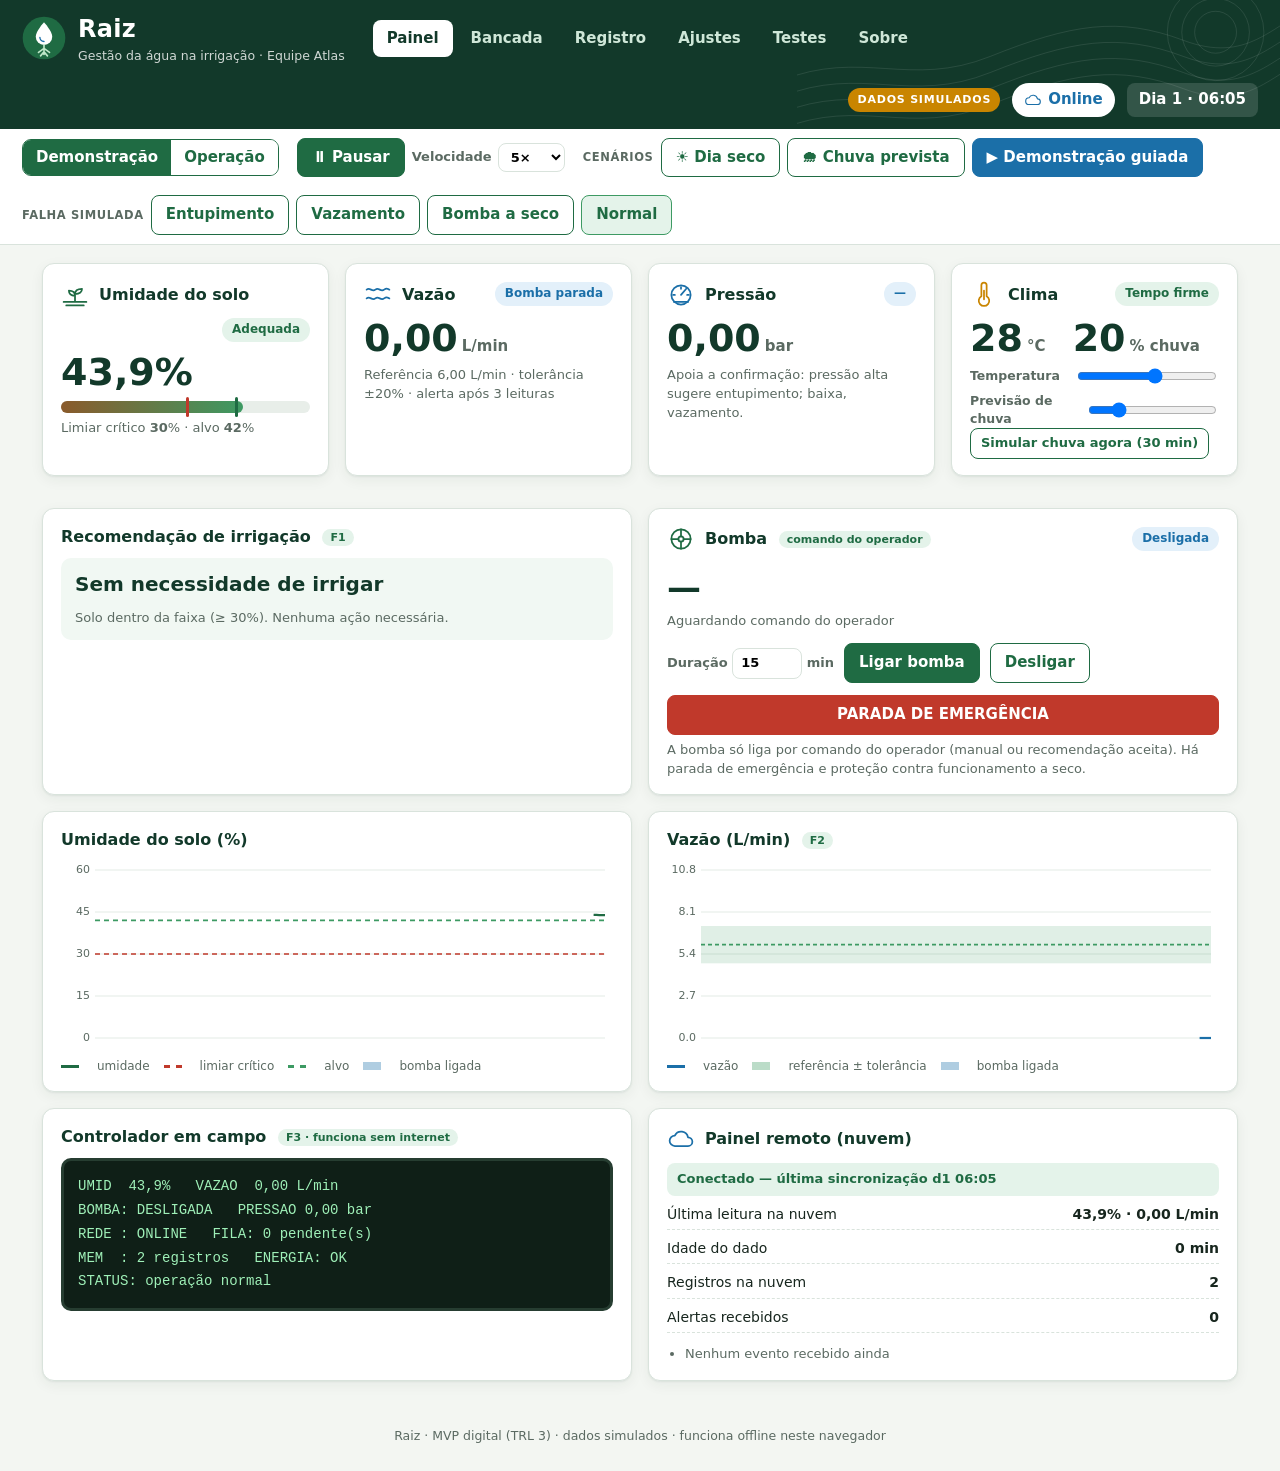
<file: mvp-digital/index.html>
<!doctype html>
<html lang="pt-BR">
<head>
<meta charset="utf-8">
<meta name="viewport" content="width=device-width,initial-scale=1">
<title>Raiz — MVP digital · Equipe Atlas</title>
<meta name="description" content="Simulador funcional do Raiz: recomendação de irrigação, alerta de anomalia de vazão e operação offline. Dados simulados.">
<link rel="icon" href="assets/favicon.svg" type="image/svg+xml">
<link rel="manifest" href="manifest.webmanifest">
<meta name="theme-color" content="#12392a">
<link rel="stylesheet" href="css/style.css">
</head>
<body>
<noscript><p style="padding:2rem">Este MVP precisa de JavaScript habilitado.</p></noscript>

<header class="top">
  <div class="brand">
    <img src="assets/logo-raiz.svg" alt="" width="44" height="44">
    <div><h1>Raiz</h1><p>Gestão da água na irrigação · Equipe Atlas</p></div>
  </div>
  <nav class="tabs" aria-label="Seções">
    <button data-view="painel" class="on">Painel</button>
    <button data-view="bancada">Bancada</button>
    <button data-view="registro">Registro</button>
    <button data-view="ajustes">Ajustes</button>
    <button data-view="testes">Testes</button>
    <button data-view="sobre">Sobre</button>
  </nav>
  <div class="status">
    <span class="badge sim" title="Nenhum dado desta tela vem de sensores reais">DADOS SIMULADOS</span>
    <button id="btnNet" class="net on" aria-pressed="true" title="Simula queda e retorno da internet">
      <img id="netIco" src="assets/icon-cloud.svg" alt="" width="18" height="18"><span id="netTxt">Online</span>
    </button>
    <span class="clock" id="clock">Dia 1 · 06:00</span>
  </div>
</header>

<div class="toolbar" role="region" aria-label="Controles da simulação">
  <div class="grp">
    <div class="seg" id="modeSeg" role="group" aria-label="Modo">
      <button data-mode="demo" class="on" title="Você injeta falhas e cenários">Demonstração</button>
      <button data-mode="prod" title="Eventos acontecem sozinhos, de forma aleatória">Operação</button>
    </div>
  </div>
  <div class="grp">
    <button id="btnPlay" class="btn">⏸ Pausar</button>
    <label class="sel">Velocidade
      <select id="speed"><option value="1">1×</option><option value="2">2×</option><option value="5" selected>5×</option><option value="20">20×</option><option value="60">60×</option></select>
    </label>
  </div>
  <div class="grp prodonly">
    <span class="lbl">Eventos aleatórios</span>
    <label class="sel">Intensidade
      <select id="envK"><option value="0.5">Baixa</option><option value="1" selected>Média</option><option value="2.5">Alta</option></select>
    </label>
    <span class="seed" title="Mesma semente = mesma sequência de eventos">semente <b id="seedTxt"></b></span>
    <button id="btnSeed" class="btn ghost sm">Nova semente</button>
    <label class="inl"><input type="checkbox" id="vop"> Operador virtual</label>
  </div>
  <div class="grp demoonly">
    <span class="lbl">Cenários</span>
    <button id="btnSeco" class="btn ghost">☀ Dia seco</button>
    <button id="btnChuva" class="btn ghost">🌧 Chuva prevista</button>
    <button id="btnDemo" class="btn accent">▶ Demonstração guiada</button>
  </div>
  <div class="grp demoonly">
    <span class="lbl">Falha simulada</span>
    <button class="btn ghost f" data-fault="clog">Entupimento</button>
    <button class="btn ghost f" data-fault="leak">Vazamento</button>
    <button class="btn ghost f" data-fault="dry">Bomba a seco</button>
    <button class="btn ghost f on" data-fault="none">Normal</button>
  </div>
</div>
<div id="demoCap" class="democap" hidden><span id="demoTxt"></span><button id="btnDemoStop" class="btn ghost sm">Encerrar</button></div>

<div id="alertbar" class="alertbar" role="alert" hidden>
  <img src="assets/icon-alert.svg" alt="" width="26" height="26">
  <div class="am"><b id="alertTitle"></b><span id="alertMsg"></span></div>
  <div class="aa"><button id="btnConfirm" class="btn sm">Confirmar (inspeção)</button><button id="btnDiscard" class="btn ghost sm">Descartar</button></div>
</div>

<main>
<!-- ============ PAINEL ============ -->
<section id="view-painel" class="view on">
  <div class="metrics">
    <article class="card m">
      <header><img src="assets/icon-soil.svg" alt="" width="28" height="28"><h3>Umidade do solo</h3><span class="chip" id="cM"></span></header>
      <div class="val"><span id="vM">—</span></div>
      <div class="bar"><i id="barM"></i><u id="mkCrit" title="Limiar crítico"></u><u id="mkTarget" class="t" title="Umidade-alvo"></u></div>
      <p class="sub">Limiar crítico <b id="sCrit"></b>% · alvo <b id="sTarget"></b>%</p>
    </article>
    <article class="card m">
      <header><img src="assets/icon-flow.svg" alt="" width="28" height="28"><h3>Vazão</h3><span class="chip" id="cQ"></span></header>
      <div class="val"><span id="vQ">—</span><small>L/min</small></div>
      <p class="sub" id="subQ"></p>
    </article>
    <article class="card m">
      <header><img src="assets/icon-pressure.svg" alt="" width="28" height="28"><h3>Pressão</h3><span class="chip" id="cP"></span></header>
      <div class="val"><span id="vP">—</span><small>bar</small></div>
      <p class="sub">Apoia a confirmação: pressão alta sugere entupimento; baixa, vazamento.</p>
    </article>
    <article class="card m">
      <header><img src="assets/icon-temp.svg" alt="" width="28" height="28"><h3>Clima</h3><span class="chip" id="cR"></span></header>
      <div class="val"><span id="vT">—</span><small>°C</small> <span class="sep"></span><span id="vR">—</span><small>% chuva</small></div>
      <label class="rng">Temperatura <input type="range" min="10" max="42" step="1" data-cfg="temp"></label>
      <label class="rng">Previsão de chuva <input type="range" min="0" max="100" step="5" data-cfg="rainProb"></label>
      <button id="btnRain" class="btn ghost sm">Simular chuva agora (30 min)</button>
    </article>
  </div>

  <div class="two">
    <article class="card" aria-live="polite">
      <header><h3>Recomendação de irrigação <span class="tag">F1</span></h3></header>
      <div id="recBody"></div>
    </article>
    <article class="card">
      <header><img src="assets/icon-pump.svg" alt="" width="28" height="28"><h3>Bomba <span class="tag">comando do operador</span></h3><span class="chip" id="pumpState"></span></header>
      <div class="pump">
        <div class="timer"><span id="pumpTimer">—</span><small id="pumpSub"></small></div>
        <div class="ctl">
          <label>Duração <input id="runMin" type="number" min="1" max="60" value="15"> min</label>
          <button id="btnStart" class="btn">Ligar bomba</button>
          <button id="btnStop" class="btn ghost">Desligar</button>
        </div>
        <button id="btnEmerg" class="btn danger">PARADA DE EMERGÊNCIA</button>
        <div id="lockBox" class="lock" hidden><span id="lockMsg"></span><button id="btnRearm" class="btn sm">Rearmar após inspeção</button></div>
      </div>
      <p class="sub">A bomba só liga por comando do operador (manual ou recomendação aceita). Há parada de emergência e proteção contra funcionamento a seco.</p>
    </article>
  </div>

  <article class="card prodonly">
    <header><h3>Eventos do ambiente <span class="tag">aleatórios · modo Operação</span></h3></header>
    <ul id="envFeed" class="feed"></ul>
    <p class="sub" id="envChips"></p>
    <p class="sub">Chuva, quedas de internet e de energia, falhas espontâneas (entupimento, vazamento, bomba a seco — latentes até a bomba ligar) e leituras espúrias surgem sozinhos. Ligue o <b>Operador virtual</b> para a simulação rodar sem ninguém na tela, ou atue você mesmo.</p>
  </article>

  <div class="two">
    <article class="card"><header><h3>Umidade do solo (%)</h3></header><canvas id="chM" class="ch"></canvas><p class="lg"><i class="l1"></i>umidade <i class="l2"></i>limiar crítico <i class="l3"></i>alvo <i class="l4"></i>bomba ligada</p></article>
    <article class="card"><header><h3>Vazão (L/min) <span class="tag">F2</span></h3></header><canvas id="chQ" class="ch"></canvas><p class="lg"><i class="l1 b"></i>vazão <i class="l5"></i>referência ± tolerância <i class="l4"></i>bomba ligada</p></article>
  </div>

  <div class="two">
    <article class="card">
      <header><h3>Controlador em campo <span class="tag">F3 · funciona sem internet</span></h3></header>
      <pre id="lcd" class="lcd"></pre>
    </article>
    <article class="card">
      <header><img id="cloudIco" src="assets/icon-cloud.svg" alt="" width="28" height="28"><h3>Painel remoto (nuvem)</h3></header>
      <div id="remoteBody"></div>
    </article>
  </div>
</section>

<!-- ============ BANCADA ============ -->
<section id="view-bancada" class="view">
  <article class="card">
    <header><h3>Esquema da bancada de laboratório</h3><span class="tag">clique nos componentes para simular falhas</span></header>
    <svg id="bench" viewBox="0 0 900 430" role="img" aria-label="Esquema da bancada: reservatório, bomba, medidor de vazão, válvula, vaso com sensor de umidade, controlador e nuvem">
      <defs>
        <pattern id="soilp" width="8" height="8" patternUnits="userSpaceOnUse"><rect width="8" height="8" fill="#8a5a2b"/><circle cx="2" cy="2" r="1" fill="#6d4420"/><circle cx="6" cy="6" r="1" fill="#a47038"/></pattern>
        <clipPath id="potclip"><rect x="720" y="262" width="130" height="110" rx="6"/></clipPath>
      </defs>
      <!-- tubulação -->
      <path class="pipe" id="pp1" d="M170 320H214"/>
      <path class="pipe" id="pp2" d="M286 320H350"/>
      <path class="pipe" id="pp3" d="M430 320H520"/>
      <path class="pipe" id="pp4" d="M560 320H720"/>
      <!-- reservatório -->
      <g id="tank" class="hit" tabindex="0"><title>Reservatório — clique para esvaziar/encher (simula bomba a seco)</title>
        <rect x="40" y="232" width="130" height="140" rx="8" fill="#fff" stroke="#1b6fa8" stroke-width="3"/>
        <rect id="tankWater" x="43" y="260" width="124" height="109" rx="5" fill="#74b6e3"/>
        <text x="105" y="395" text-anchor="middle" class="lab">Reservatório</text></g>
      <!-- bomba -->
      <g id="pump"><circle cx="250" cy="320" r="38" fill="#fff" stroke="#1f6b43" stroke-width="4"/>
        <g id="impeller"><path d="M250 296v24M274 320h-24M250 344v-24M226 320h24" stroke="#1f6b43" stroke-width="5" stroke-linecap="round"/></g>
        <circle id="pumpLed" cx="278" cy="290" r="6" fill="#999"/><text x="250" y="378" text-anchor="middle" class="lab">Bomba 12 V</text></g>
      <!-- medidor -->
      <g id="meter"><rect x="350" y="290" width="80" height="60" rx="8" fill="#fff" stroke="#1b6fa8" stroke-width="3"/>
        <text x="390" y="314" text-anchor="middle" class="lab sm">Vazão</text>
        <text id="bQ" x="390" y="337" text-anchor="middle" class="num">0,00</text>
        <text x="390" y="378" text-anchor="middle" class="lab">Medidor</text></g>
      <!-- válvula -->
      <g id="valve" class="hit" tabindex="0"><title>Válvula — clique para simular entupimento</title>
        <path d="M520 300l40 40v-40l-40 40z" fill="#fff" stroke="#1f6b43" stroke-width="3"/>
        <rect id="valveBlock" x="526" y="306" width="28" height="28" rx="4" fill="#c0392b" opacity="0"/>
        <text x="540" y="378" text-anchor="middle" class="lab">Válvula</text></g>
      <!-- ponto de vazamento -->
      <g id="leakpt" class="hit" tabindex="0"><title>Tubulação — clique para simular vazamento</title>
        <rect x="610" y="296" width="60" height="48" fill="transparent"/>
        <circle cx="640" cy="320" r="7" fill="#fff" stroke="#c98500" stroke-width="2.5"/>
        <g id="drops" opacity="0"><circle class="drop d1" cx="640" cy="334" r="4" fill="#1b6fa8"/><circle class="drop d2" cx="634" cy="334" r="3" fill="#1b6fa8"/><circle class="drop d3" cx="646" cy="334" r="3" fill="#1b6fa8"/><ellipse cx="640" cy="388" rx="26" ry="5" fill="#74b6e3"/></g>
        <text x="640" y="278" text-anchor="middle" class="lab sm">ponto de vazamento</text></g>
      <!-- vaso -->
      <g id="pot"><rect x="720" y="262" width="130" height="110" rx="6" fill="#fff" stroke="#8a5a2b" stroke-width="3"/>
        <g clip-path="url(#potclip)"><rect id="soilFill" x="720" y="372" width="130" height="0" fill="url(#soilp)"/></g>
        <path d="M785 262V226M785 234c-10 0-14-6-14-12 10 0 14 4 14 12M785 230c0-8 6-12 16-12 0 8-6 12-16 12" fill="none" stroke="#1f6b43" stroke-width="3" stroke-linecap="round"/>
        <rect x="778" y="290" width="14" height="60" rx="3" fill="#2b2f36"/><text id="bM" x="785" y="318" text-anchor="middle" fill="#fff" font-size="9" font-weight="700">0%</text>
        <text x="785" y="395" text-anchor="middle" class="lab">Vaso + sensor de umidade</text></g>
      <!-- controlador -->
      <g id="mcu"><rect x="300" y="70" width="250" height="100" rx="10" fill="#12392a"/>
        <text x="425" y="96" text-anchor="middle" fill="#fff" font-size="15" font-weight="700">Controlador (ESP32)</text>
        <text x="425" y="118" text-anchor="middle" fill="#bfe8c9" font-size="11">regras F1·F2 · relógio RTC · memória local</text>
        <text id="mcuTxt" x="425" y="144" text-anchor="middle" fill="#fff" font-size="12">pronto</text>
        <circle id="ledNet" cx="322" cy="150" r="5" fill="#3d9a63"/><circle id="ledAlert" cx="338" cy="150" r="5" fill="#555"/></g>
      <path class="wire" d="M390 290V170"/><path class="wire" d="M785 262V230H600V140H550"/><path class="wire" d="M300 130H250V282"/>
      <!-- nuvem -->
      <g id="cloud"><path d="M650 62a22 22 0 0 1 0-44 28 28 0 0 1 52 6 18 18 0 0 1 0 38Z" fill="#e3f0fa" stroke="#1b6fa8" stroke-width="3"/><text x="682" y="48" text-anchor="middle" class="lab sm">Painel remoto</text></g>
      <path id="wireCloud" class="wire cloud" d="M550 110H600V60H650"/>
      <g id="noNet" opacity="0"><path d="M596 48l24 24M620 48l-24 24" stroke="#c0392b" stroke-width="5" stroke-linecap="round"/></g>
    </svg>
    <p class="sub">Esquema do MVP físico (tensão ≤ 12 V). O simulador reproduz a lógica do controlador; os números são simulados e servem para demonstrar F1, F2 e F3 antes e durante a montagem da bancada.</p>
  </article>
</section>

<!-- ============ REGISTRO ============ -->
<section id="view-registro" class="view">
  <article class="card">
    <header><h3>Registro local (memória do controlador)</h3>
      <div class="rt"><label class="sel">Filtro <select id="logFilter"><option value="">Tudo</option><option>leitura</option><option>comando</option><option>alerta</option><option>recomendação</option><option>decisão</option><option>conexão</option><option>ambiente</option><option>teste</option><option>evento</option></select></label>
      <button id="btnCsv" class="btn sm">Exportar CSV</button><button id="btnClearLog" class="btn ghost sm">Limpar registro</button></div></header>
    <div class="tw"><table><thead><tr><th>Hora (sim.)</th><th>Tipo</th><th>Evento</th><th>Nuvem</th></tr></thead><tbody id="logBody"></tbody></table></div>
    <p class="sub" id="logCount"></p>
  </article>
</section>

<!-- ============ AJUSTES ============ -->
<section id="view-ajustes" class="view">
  <div class="two">
    <article class="card">
      <header><h3>Regras e limiares</h3></header>
      <div class="form">
        <label>Limiar crítico de umidade <output></output><input type="range" min="15" max="45" step="1" data-cfg="crit" data-u="%"></label>
        <label>Umidade-alvo da irrigação <output></output><input type="range" min="30" max="55" step="1" data-cfg="target" data-u="%"></label>
        <label>Não irrigar se chuva prevista ≥ <output></output><input type="range" min="20" max="100" step="5" data-cfg="rainLimit" data-u="%"></label>
        <label>Tolerância de vazão (X) <output></output><input type="range" min="5" max="50" step="1" data-cfg="devPct" data-u="%"></label>
        <label>Persistência do desvio (T) <output></output><input type="range" min="1" max="10" step="1" data-cfg="persist" data-u=" leituras"></label>
        <label>Intervalo entre registros <output></output><input type="range" min="1" max="15" step="1" data-cfg="interval" data-u=" min"></label>
        <label>Tempo máximo contínuo da bomba <output></output><input type="range" min="10" max="120" step="5" data-cfg="maxRun" data-u=" min"></label>
        <label>Vazão nominal da bancada <output></output><input type="range" min="2" max="15" step="0.5" data-cfg="nominal" data-u=" L/min"></label>
      </div>
      <button id="btnDefaults" class="btn ghost sm">Restaurar valores iniciais</button>
    </article>
    <article class="card">
      <header><h3>Linha de base da vazão</h3></header>
      <p>Vazão de referência usada para detectar desvios (F2): <b id="baseTxt"></b></p>
      <p class="sub">A recalibração mede a vazão por 8 minutos simulados com a bancada <b>normal</b> (sem falha injetada) e adota a média como referência.</p>
      <button id="btnCal" class="btn">Recalibrar linha de base</button>
      <p id="calStatus" class="sub"></p>
      <hr>
      <header><h3>Dados salvos neste navegador</h3></header>
      <p class="sub">O estado (registro, ajustes, contadores de teste) fica no armazenamento local do navegador — também é uma demonstração de operação sem servidor.</p>
      <button id="btnReset" class="btn danger sm">Zerar simulação e registro</button>
    </article>
  </div>
</section>

<!-- ============ TESTES ============ -->
<section id="view-testes" class="view">
  <div class="two">
    <article class="card">
      <header><h3>Resultados do simulador</h3><span class="tag">não substituem a bancada física</span></header>
      <div class="kpis">
        <div><b id="tInj">0</b><span>falhas injetadas</span></div>
        <div><b id="tDet">0</b><span>detectadas</span></div>
        <div><b id="tDelay">—</b><span>atraso médio (min)</span></div>
        <div><b id="tFalse">0</b><span>falsos alertas</span></div>
        <div><b id="tConf">0</b><span>confirmados / descartados</span></div>
        <div><b id="tDec">0</b><span>decisões do operador</span></div>
      </div>
      <p class="sub" id="tRead"></p>
    </article>
    <article class="card">
      <header><h3>Protocolo de teste (Entrega 6)</h3></header>
      <ul class="ck">
        <li id="ck1"><i></i><div><b>T1 · Operação offline</b><span>Internet desligada, ≥ 3 registros locais e um comando de bomba executado</span></div></li>
        <li id="ck2"><i></i><div><b>T2 · Sincronização</b><span>Após o retorno do sinal, registros pendentes enviados (fila = 0)</span></div></li>
        <li id="ck3"><i></i><div><b>T3 · Falhas simuladas</b><span>Entupimento, vazamento e bomba a seco detectados ao menos uma vez</span></div></li>
        <li id="ck4"><i></i><div><b>T4 · Usabilidade</b><span>Operador/técnico explica a recomendação <label class="inl"><input type="checkbox" id="t4"> marcar após teste com usuário</label></span></div></li>
      </ul>
    </article>
  </div>
  <article class="card">
    <header><h3>Eventos aleatórios ocorridos <span class="tag">modo Operação</span></h3></header>
    <div class="kpis">
      <div><b id="eRain">0</b><span>chuvas</span></div><div><b id="eNet">0</b><span>quedas de internet</span></div>
      <div><b id="ePower">0</b><span>quedas de energia</span></div><div><b id="eFault">0</b><span>falhas espontâneas</span></div>
      <div><b id="eGlitch">0</b><span>leituras espúrias</span></div><div><b id="eRepair">0</b><span>reparos</span></div>
    </div>
  </article>
  <article class="card">
    <header><h3>Resumo para o portfólio</h3><button id="btnCopy" class="btn sm">Copiar texto</button></header>
    <pre id="summary" class="sumry"></pre>
  </article>
</section>

<!-- ============ SOBRE ============ -->
<section id="view-sobre" class="view">
  <div class="two">
    <article class="card prose">
      <h3>O que é o Raiz</h3>
      <p>Sistema modular que ajuda produtores de cana-de-açúcar de Jaú a decidir <b>quando irrigar</b> e a perceber <b>anomalias de vazão</b>, registrando tudo localmente — mesmo sem internet.</p>
      <h3>As três funções do MVP</h3>
      <ol>
        <li><b>F1 · Recomendação.</b> Umidade abaixo do limiar e sem chuva prevista → o painel sugere duração. O operador aceita, ajusta ou recusa.</li>
        <li><b>F2 · Anomalia de vazão.</b> Compara a vazão medida com a de referência; desvio acima de X% por T leituras gera alerta. Vazão ≈ 0 com bomba ligada para a bomba (proteção a seco).</li>
        <li><b>F3 · Offline.</b> Leitura, registro, alerta e comando seguem sem internet; os registros pendentes sincronizam quando o sinal volta.</li>
      </ol>
      <h3>Roteiro de demonstração (pitch)</h3>
      <p>Clique em <b>Demonstração guiada</b>: solo seco → internet cai → bomba liga → entupimento → vazamento → sinal volta e sincroniza → bomba a seco com parada automática.</p>
    </article>
    <article class="card prose">
      <h3>Limites declarados</h3>
      <ul>
        <li>Todos os valores são <b>simulados</b>. Este programa demonstra a lógica; não há resultado de campo.</li>
        <li>Não comanda bomba real. Instalação real exige profissional habilitado (NR-10), cadastro/outorga do poço e plano de segurança.</li>
        <li>pH, condutividade e turbidez são módulo futuro e, quando existirem, serão só <b>triagem</b> — nunca prova de potabilidade.</li>
        <li>Os limiares iniciais (20% e 3 leituras) são propostas a calibrar na bancada.</li>
        <li>Economia de água ou energia só será declarada com dados comparáveis.</li>
      </ul>
      <h3>ODS relacionados</h3>
      <p>2 · Agricultura sustentável &nbsp;|&nbsp; 6 · Água e saneamento &nbsp;|&nbsp; 12 · Consumo responsável &nbsp;|&nbsp; 13 · Ação climática</p>
      <h3>Projeto</h3>
      <p>INTEGRA SENAI 2026 · categoria Inovação Aberta · Equipe Atlas · líder Leonardo Navas · Jaú-SP.</p>
    </article>
  </div>
</section>
</main>

<footer class="foot">Raiz · MVP digital (TRL 3) · dados simulados · funciona offline neste navegador</footer>
<div id="toasts" class="toasts" aria-live="polite"></div>
<script src="js/app.js"></script>
</body>
</html>
</file>
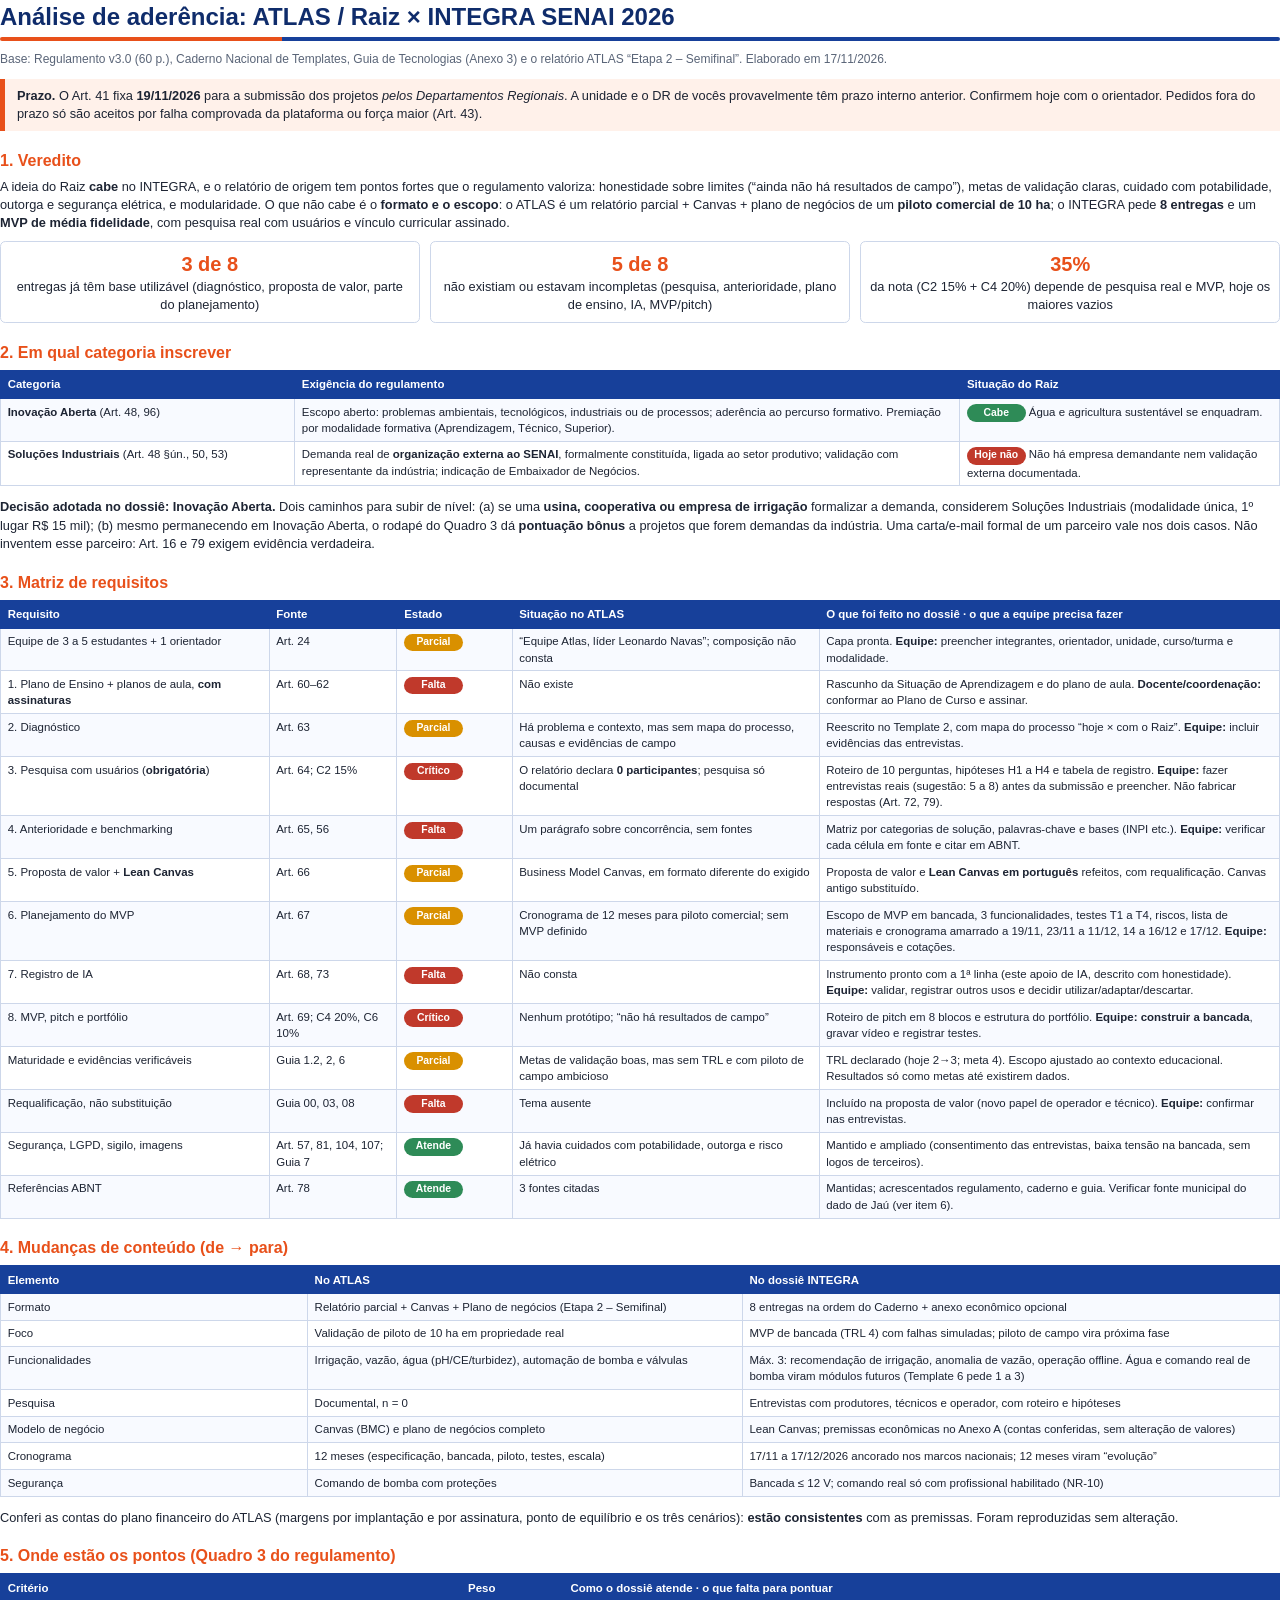
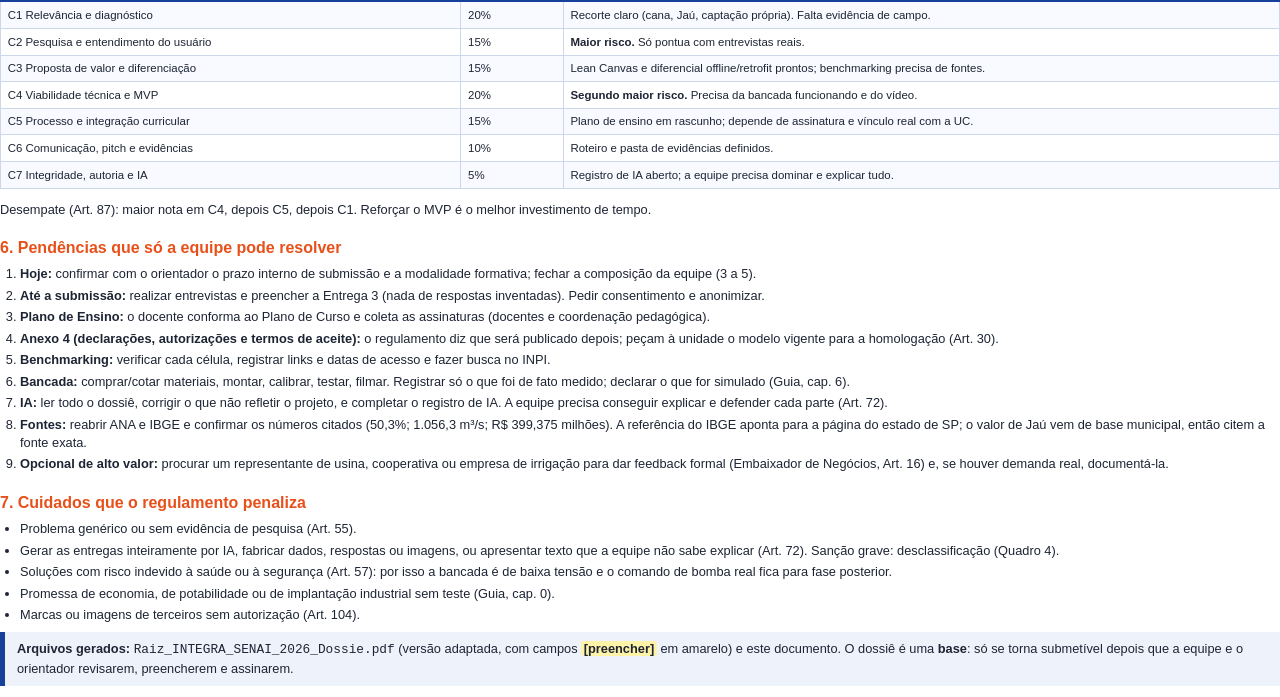
<file: documentos/fontes/analise.html>
<!doctype html>
<html lang="pt-BR">
<head>
<meta charset="utf-8">
<title>Análise de aderência — ATLAS/Raiz × INTEGRA SENAI 2026</title>
<style>
:root{--blue:#17409a;--navy:#0f2c6b;--orange:#e8501a;--soft:#eef3fb;--softo:#fff1ea;--line:#cdd7ea;--ink:#1d2433;--mut:#5a6578;--ph:#fff3a8}
@page{size:A4;margin:16mm 14mm 18mm 14mm;@bottom-center{content:"Análise de aderência · Raiz × INTEGRA SENAI 2026 — página " counter(page);font:8pt Helvetica,Arial,sans-serif;color:#7a8499}}
*{box-sizing:border-box}
body{font:9.6pt/1.42 Helvetica,Arial,sans-serif;color:var(--ink);margin:0}
h1{font-size:18pt;color:var(--navy);margin:0 0 2pt}
h2{font-size:12pt;color:var(--orange);margin:14pt 0 4pt;page-break-after:avoid}
h3{font-size:10pt;color:var(--blue);margin:8pt 0 3pt}
p{margin:0 0 6pt}ul,ol{margin:0 0 6pt 15pt;padding:0}li{margin-bottom:2.5pt}
.bar{height:3pt;background:linear-gradient(90deg,var(--orange) 0 22%,var(--blue) 22% 100%);margin:2pt 0 8pt;border-radius:2pt}
.sub{color:var(--mut);font-size:9pt;margin-bottom:8pt}
table{border-collapse:collapse;width:100%;margin:4pt 0 9pt;font-size:8.6pt}
tr{page-break-inside:avoid}
th{background:var(--blue);color:#fff;text-align:left;padding:4pt 5pt;border:1px solid var(--blue)}
td{padding:3.5pt 5pt;border:1px solid var(--line);vertical-align:top}
tr:nth-child(even) td{background:#f8faff}
.box{border-left:4pt solid var(--blue);background:var(--soft);padding:6pt 9pt;margin:6pt 0 9pt;page-break-inside:avoid}
.box.o{border-color:var(--orange);background:var(--softo)}
.s{display:inline-block;min-width:44pt;text-align:center;font-weight:700;border-radius:8pt;padding:1pt 5pt;font-size:7.8pt;color:#fff}
.ok{background:#2e8b57}.pa{background:#d99000}.no{background:#c0392b}
.ph{background:var(--ph);padding:0 2pt;border-radius:2pt;font-weight:600}
.pb{page-break-before:always}
.kpi{display:flex;gap:8pt;margin:6pt 0 8pt}.kpi div{flex:1;border:1px solid var(--line);border-radius:4pt;padding:6pt;text-align:center}
.kpi b{display:block;font-size:15pt;color:var(--orange)}
</style>
</head>
<body>
<h1>Análise de aderência: ATLAS / Raiz × INTEGRA SENAI 2026</h1>
<div class="bar"></div>
<div class="sub">Base: Regulamento v3.0 (60 p.), Caderno Nacional de Templates, Guia de Tecnologias (Anexo 3) e o relatório ATLAS “Etapa 2 – Semifinal”. Elaborado em 17/11/2026.</div>

<div class="box o"><b>Prazo.</b> O Art. 41 fixa <b>19/11/2026</b> para a submissão dos projetos <i>pelos Departamentos Regionais</i>. A unidade e o DR de vocês provavelmente têm prazo interno anterior. Confirmem hoje com o orientador. Pedidos fora do prazo só são aceitos por falha comprovada da plataforma ou força maior (Art. 43).</div>

<h2>1. Veredito</h2>
<p>A ideia do Raiz <b>cabe</b> no INTEGRA, e o relatório de origem tem pontos fortes que o regulamento valoriza: honestidade sobre limites (“ainda não há resultados de campo”), metas de validação claras, cuidado com potabilidade, outorga e segurança elétrica, e modularidade. O que não cabe é o <b>formato e o escopo</b>: o ATLAS é um relatório parcial + Canvas + plano de negócios de um <b>piloto comercial de 10 ha</b>; o INTEGRA pede <b>8 entregas</b> e um <b>MVP de média fidelidade</b>, com pesquisa real com usuários e vínculo curricular assinado.</p>
<div class="kpi">
<div><b>3 de 8</b>entregas já têm base utilizável (diagnóstico, proposta de valor, parte do planejamento)</div>
<div><b>5 de 8</b>não existiam ou estavam incompletas (pesquisa, anterioridade, plano de ensino, IA, MVP/pitch)</div>
<div><b>35%</b>da nota (C2 15% + C4 20%) depende de pesquisa real e MVP, hoje os maiores vazios</div>
</div>

<h2>2. Em qual categoria inscrever</h2>
<table>
<tr><th style="width:23%">Categoria</th><th>Exigência do regulamento</th><th style="width:25%">Situação do Raiz</th></tr>
<tr><td><b>Inovação Aberta</b> (Art. 48, 96)</td><td>Escopo aberto: problemas ambientais, tecnológicos, industriais ou de processos; aderência ao percurso formativo. Premiação por modalidade formativa (Aprendizagem, Técnico, Superior).</td><td><span class="s ok">Cabe</span> Água e agricultura sustentável se enquadram.</td></tr>
<tr><td><b>Soluções Industriais</b> (Art. 48 §ún., 50, 53)</td><td>Demanda real de <b>organização externa ao SENAI</b>, formalmente constituída, ligada ao setor produtivo; validação com representante da indústria; indicação de Embaixador de Negócios.</td><td><span class="s no">Hoje não</span> Não há empresa demandante nem validação externa documentada.</td></tr>
</table>
<p><b>Decisão adotada no dossiê: Inovação Aberta.</b> Dois caminhos para subir de nível: (a) se uma <b>usina, cooperativa ou empresa de irrigação</b> formalizar a demanda, considerem Soluções Industriais (modalidade única, 1º lugar R$ 15 mil); (b) mesmo permanecendo em Inovação Aberta, o rodapé do Quadro 3 dá <b>pontuação bônus</b> a projetos que forem demandas da indústria. Uma carta/e-mail formal de um parceiro vale nos dois casos. Não inventem esse parceiro: Art. 16 e 79 exigem evidência verdadeira.</p>

<h2 class="pb">3. Matriz de requisitos</h2>
<table>
<tr><th style="width:21%">Requisito</th><th style="width:10%">Fonte</th><th style="width:9%">Estado</th><th style="width:24%">Situação no ATLAS</th><th>O que foi feito no dossiê · o que a equipe precisa fazer</th></tr>
<tr><td>Equipe de 3 a 5 estudantes + 1 orientador</td><td>Art. 24</td><td><span class="s pa">Parcial</span></td><td>“Equipe Atlas, líder Leonardo Navas”; composição não consta</td><td>Capa pronta. <b>Equipe:</b> preencher integrantes, orientador, unidade, curso/turma e modalidade.</td></tr>
<tr><td>1. Plano de Ensino + planos de aula, <b>com assinaturas</b></td><td>Art. 60–62</td><td><span class="s no">Falta</span></td><td>Não existe</td><td>Rascunho da Situação de Aprendizagem e do plano de aula. <b>Docente/coordenação:</b> conformar ao Plano de Curso e assinar.</td></tr>
<tr><td>2. Diagnóstico</td><td>Art. 63</td><td><span class="s pa">Parcial</span></td><td>Há problema e contexto, mas sem mapa do processo, causas e evidências de campo</td><td>Reescrito no Template 2, com mapa do processo “hoje × com o Raiz”. <b>Equipe:</b> incluir evidências das entrevistas.</td></tr>
<tr><td>3. Pesquisa com usuários (<b>obrigatória</b>)</td><td>Art. 64; C2 15%</td><td><span class="s no">Crítico</span></td><td>O relatório declara <b>0 participantes</b>; pesquisa só documental</td><td>Roteiro de 10 perguntas, hipóteses H1 a H4 e tabela de registro. <b>Equipe:</b> fazer entrevistas reais (sugestão: 5 a 8) antes da submissão e preencher. Não fabricar respostas (Art. 72, 79).</td></tr>
<tr><td>4. Anterioridade e benchmarking</td><td>Art. 65, 56</td><td><span class="s no">Falta</span></td><td>Um parágrafo sobre concorrência, sem fontes</td><td>Matriz por categorias de solução, palavras-chave e bases (INPI etc.). <b>Equipe:</b> verificar cada célula em fonte e citar em ABNT.</td></tr>
<tr><td>5. Proposta de valor + <b>Lean Canvas</b></td><td>Art. 66</td><td><span class="s pa">Parcial</span></td><td>Business Model Canvas, em formato diferente do exigido</td><td>Proposta de valor e <b>Lean Canvas em português</b> refeitos, com requalificação. Canvas antigo substituído.</td></tr>
<tr><td>6. Planejamento do MVP</td><td>Art. 67</td><td><span class="s pa">Parcial</span></td><td>Cronograma de 12 meses para piloto comercial; sem MVP definido</td><td>Escopo de MVP em bancada, 3 funcionalidades, testes T1 a T4, riscos, lista de materiais e cronograma amarrado a 19/11, 23/11 a 11/12, 14 a 16/12 e 17/12. <b>Equipe:</b> responsáveis e cotações.</td></tr>
<tr><td>7. Registro de IA</td><td>Art. 68, 73</td><td><span class="s no">Falta</span></td><td>Não consta</td><td>Instrumento pronto com a 1ª linha (este apoio de IA, descrito com honestidade). <b>Equipe:</b> validar, registrar outros usos e decidir utilizar/adaptar/descartar.</td></tr>
<tr><td>8. MVP, pitch e portfólio</td><td>Art. 69; C4 20%, C6 10%</td><td><span class="s no">Crítico</span></td><td>Nenhum protótipo; “não há resultados de campo”</td><td>Roteiro de pitch em 8 blocos e estrutura do portfólio. <b>Equipe:</b> <b>construir a bancada</b>, gravar vídeo e registrar testes.</td></tr>
<tr><td>Maturidade e evidências verificáveis</td><td>Guia 1.2, 2, 6</td><td><span class="s pa">Parcial</span></td><td>Metas de validação boas, mas sem TRL e com piloto de campo ambicioso</td><td>TRL declarado (hoje 2→3; meta 4). Escopo ajustado ao contexto educacional. Resultados só como metas até existirem dados.</td></tr>
<tr><td>Requalificação, não substituição</td><td>Guia 00, 03, 08</td><td><span class="s no">Falta</span></td><td>Tema ausente</td><td>Incluído na proposta de valor (novo papel de operador e técnico). <b>Equipe:</b> confirmar nas entrevistas.</td></tr>
<tr><td>Segurança, LGPD, sigilo, imagens</td><td>Art. 57, 81, 104, 107; Guia 7</td><td><span class="s ok">Atende</span></td><td>Já havia cuidados com potabilidade, outorga e risco elétrico</td><td>Mantido e ampliado (consentimento das entrevistas, baixa tensão na bancada, sem logos de terceiros).</td></tr>
<tr><td>Referências ABNT</td><td>Art. 78</td><td><span class="s ok">Atende</span></td><td>3 fontes citadas</td><td>Mantidas; acrescentados regulamento, caderno e guia. Verificar fonte municipal do dado de Jaú (ver item 6).</td></tr>
</table>

<h2 class="pb">4. Mudanças de conteúdo (de → para)</h2>
<table>
<tr><th style="width:24%">Elemento</th><th style="width:34%">No ATLAS</th><th>No dossiê INTEGRA</th></tr>
<tr><td>Formato</td><td>Relatório parcial + Canvas + Plano de negócios (Etapa 2 – Semifinal)</td><td>8 entregas na ordem do Caderno + anexo econômico opcional</td></tr>
<tr><td>Foco</td><td>Validação de piloto de 10 ha em propriedade real</td><td>MVP de bancada (TRL 4) com falhas simuladas; piloto de campo vira próxima fase</td></tr>
<tr><td>Funcionalidades</td><td>Irrigação, vazão, água (pH/CE/turbidez), automação de bomba e válvulas</td><td>Máx. 3: recomendação de irrigação, anomalia de vazão, operação offline. Água e comando real de bomba viram módulos futuros (Template 6 pede 1 a 3)</td></tr>
<tr><td>Pesquisa</td><td>Documental, n = 0</td><td>Entrevistas com produtores, técnicos e operador, com roteiro e hipóteses</td></tr>
<tr><td>Modelo de negócio</td><td>Canvas (BMC) e plano de negócios completo</td><td>Lean Canvas; premissas econômicas no Anexo A (contas conferidas, sem alteração de valores)</td></tr>
<tr><td>Cronograma</td><td>12 meses (especificação, bancada, piloto, testes, escala)</td><td>17/11 a 17/12/2026 ancorado nos marcos nacionais; 12 meses viram “evolução”</td></tr>
<tr><td>Segurança</td><td>Comando de bomba com proteções</td><td>Bancada ≤ 12 V; comando real só com profissional habilitado (NR-10)</td></tr>
</table>
<p>Conferi as contas do plano financeiro do ATLAS (margens por implantação e por assinatura, ponto de equilíbrio e os três cenários): <b>estão consistentes</b> com as premissas. Foram reproduzidas sem alteração.</p>

<h2>5. Onde estão os pontos (Quadro 3 do regulamento)</h2>
<table>
<tr><th style="width:36%">Critério</th><th style="width:8%">Peso</th><th>Como o dossiê atende · o que falta para pontuar</th></tr>
<tr><td>C1 Relevância e diagnóstico</td><td>20%</td><td>Recorte claro (cana, Jaú, captação própria). Falta evidência de campo.</td></tr>
<tr><td>C2 Pesquisa e entendimento do usuário</td><td>15%</td><td><b>Maior risco.</b> Só pontua com entrevistas reais.</td></tr>
<tr><td>C3 Proposta de valor e diferenciação</td><td>15%</td><td>Lean Canvas e diferencial offline/retrofit prontos; benchmarking precisa de fontes.</td></tr>
<tr><td>C4 Viabilidade técnica e MVP</td><td>20%</td><td><b>Segundo maior risco.</b> Precisa da bancada funcionando e do vídeo.</td></tr>
<tr><td>C5 Processo e integração curricular</td><td>15%</td><td>Plano de ensino em rascunho; depende de assinatura e vínculo real com a UC.</td></tr>
<tr><td>C6 Comunicação, pitch e evidências</td><td>10%</td><td>Roteiro e pasta de evidências definidos.</td></tr>
<tr><td>C7 Integridade, autoria e IA</td><td>5%</td><td>Registro de IA aberto; a equipe precisa dominar e explicar tudo.</td></tr>
</table>
<p>Desempate (Art. 87): maior nota em C4, depois C5, depois C1. Reforçar o MVP é o melhor investimento de tempo.</p>

<h2 class="pb">6. Pendências que só a equipe pode resolver</h2>
<ol>
<li><b>Hoje:</b> confirmar com o orientador o prazo interno de submissão e a modalidade formativa; fechar a composição da equipe (3 a 5).</li>
<li><b>Até a submissão:</b> realizar entrevistas e preencher a Entrega 3 (nada de respostas inventadas). Pedir consentimento e anonimizar.</li>
<li><b>Plano de Ensino:</b> o docente conforma ao Plano de Curso e coleta as assinaturas (docentes e coordenação pedagógica).</li>
<li><b>Anexo 4 (declarações, autorizações e termos de aceite):</b> o regulamento diz que será publicado depois; peçam à unidade o modelo vigente para a homologação (Art. 30).</li>
<li><b>Benchmarking:</b> verificar cada célula, registrar links e datas de acesso e fazer busca no INPI.</li>
<li><b>Bancada:</b> comprar/cotar materiais, montar, calibrar, testar, filmar. Registrar só o que foi de fato medido; declarar o que for simulado (Guia, cap. 6).</li>
<li><b>IA:</b> ler todo o dossiê, corrigir o que não refletir o projeto, e completar o registro de IA. A equipe precisa conseguir explicar e defender cada parte (Art. 72).</li>
<li><b>Fontes:</b> reabrir ANA e IBGE e confirmar os números citados (50,3%; 1.056,3 m³/s; R$ 399,375 milhões). A referência do IBGE aponta para a página do estado de SP; o valor de Jaú vem de base municipal, então citem a fonte exata.</li>
<li><b>Opcional de alto valor:</b> procurar um representante de usina, cooperativa ou empresa de irrigação para dar feedback formal (Embaixador de Negócios, Art. 16) e, se houver demanda real, documentá-la.</li>
</ol>

<h2>7. Cuidados que o regulamento penaliza</h2>
<ul>
<li>Problema genérico ou sem evidência de pesquisa (Art. 55).</li>
<li>Gerar as entregas inteiramente por IA, fabricar dados, respostas ou imagens, ou apresentar texto que a equipe não sabe explicar (Art. 72). Sanção grave: desclassificação (Quadro 4).</li>
<li>Soluções com risco indevido à saúde ou à segurança (Art. 57): por isso a bancada é de baixa tensão e o comando de bomba real fica para fase posterior.</li>
<li>Promessa de economia, de potabilidade ou de implantação industrial sem teste (Guia, cap. 0).</li>
<li>Marcas ou imagens de terceiros sem autorização (Art. 104).</li>
</ul>
<div class="box"><b>Arquivos gerados:</b> <code>Raiz_INTEGRA_SENAI_2026_Dossie.pdf</code> (versão adaptada, com campos <span class="ph">[preencher]</span> em amarelo) e este documento. O dossiê é uma <b>base</b>: só se torna submetível depois que a equipe e o orientador revisarem, preencherem e assinarem.</div>
</body>
</html>
</file>
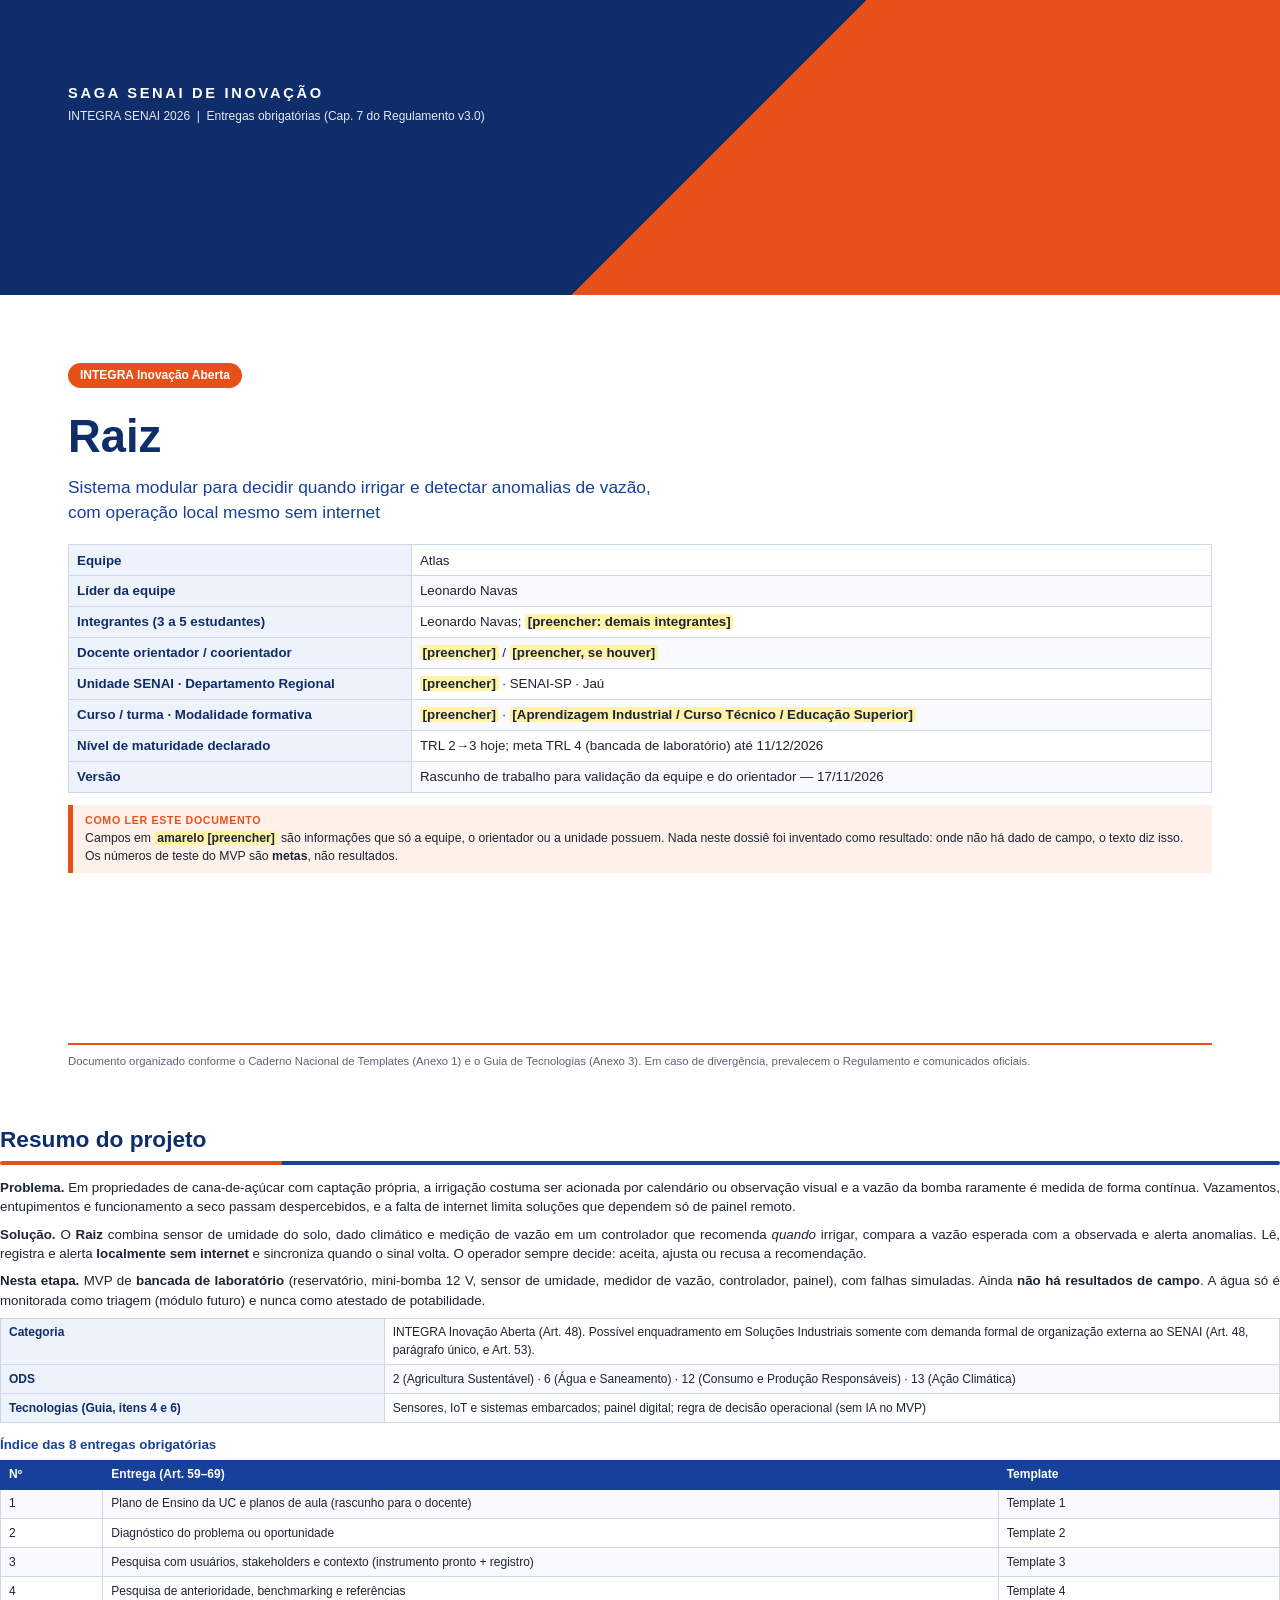
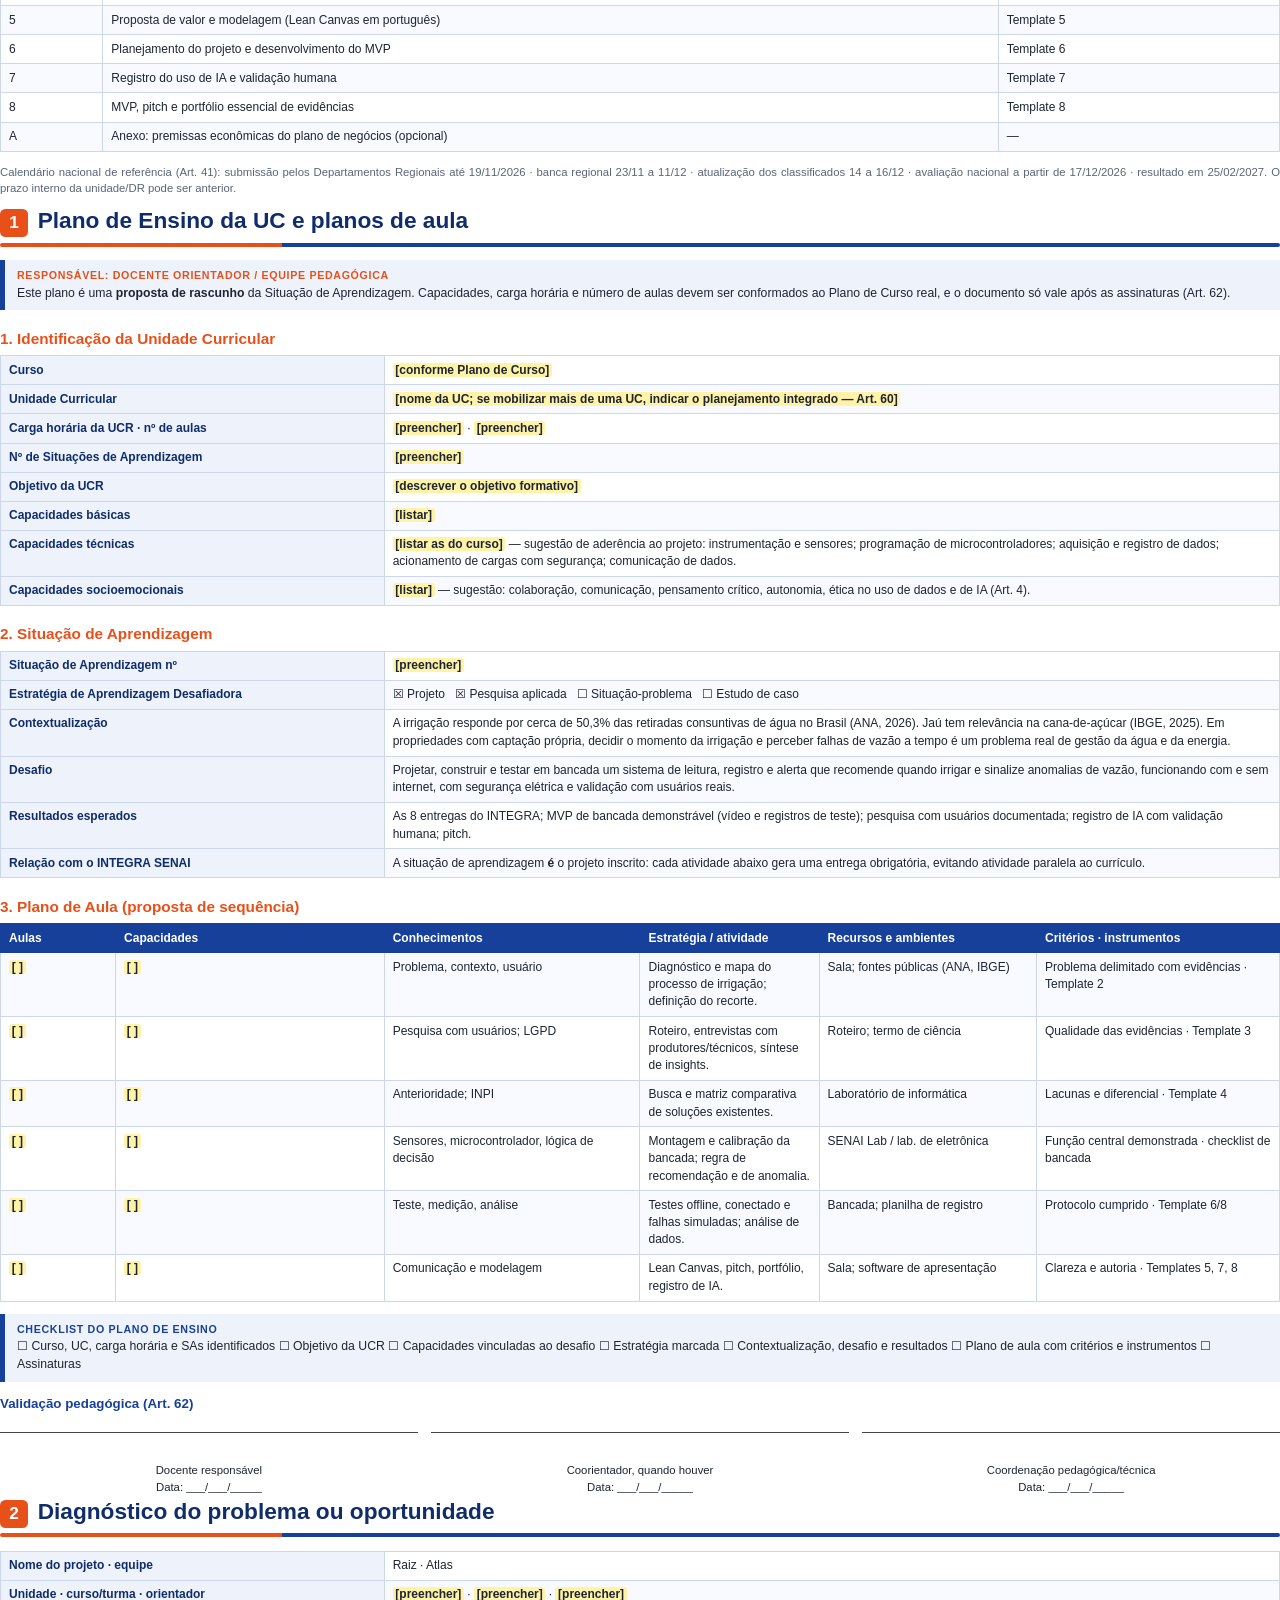
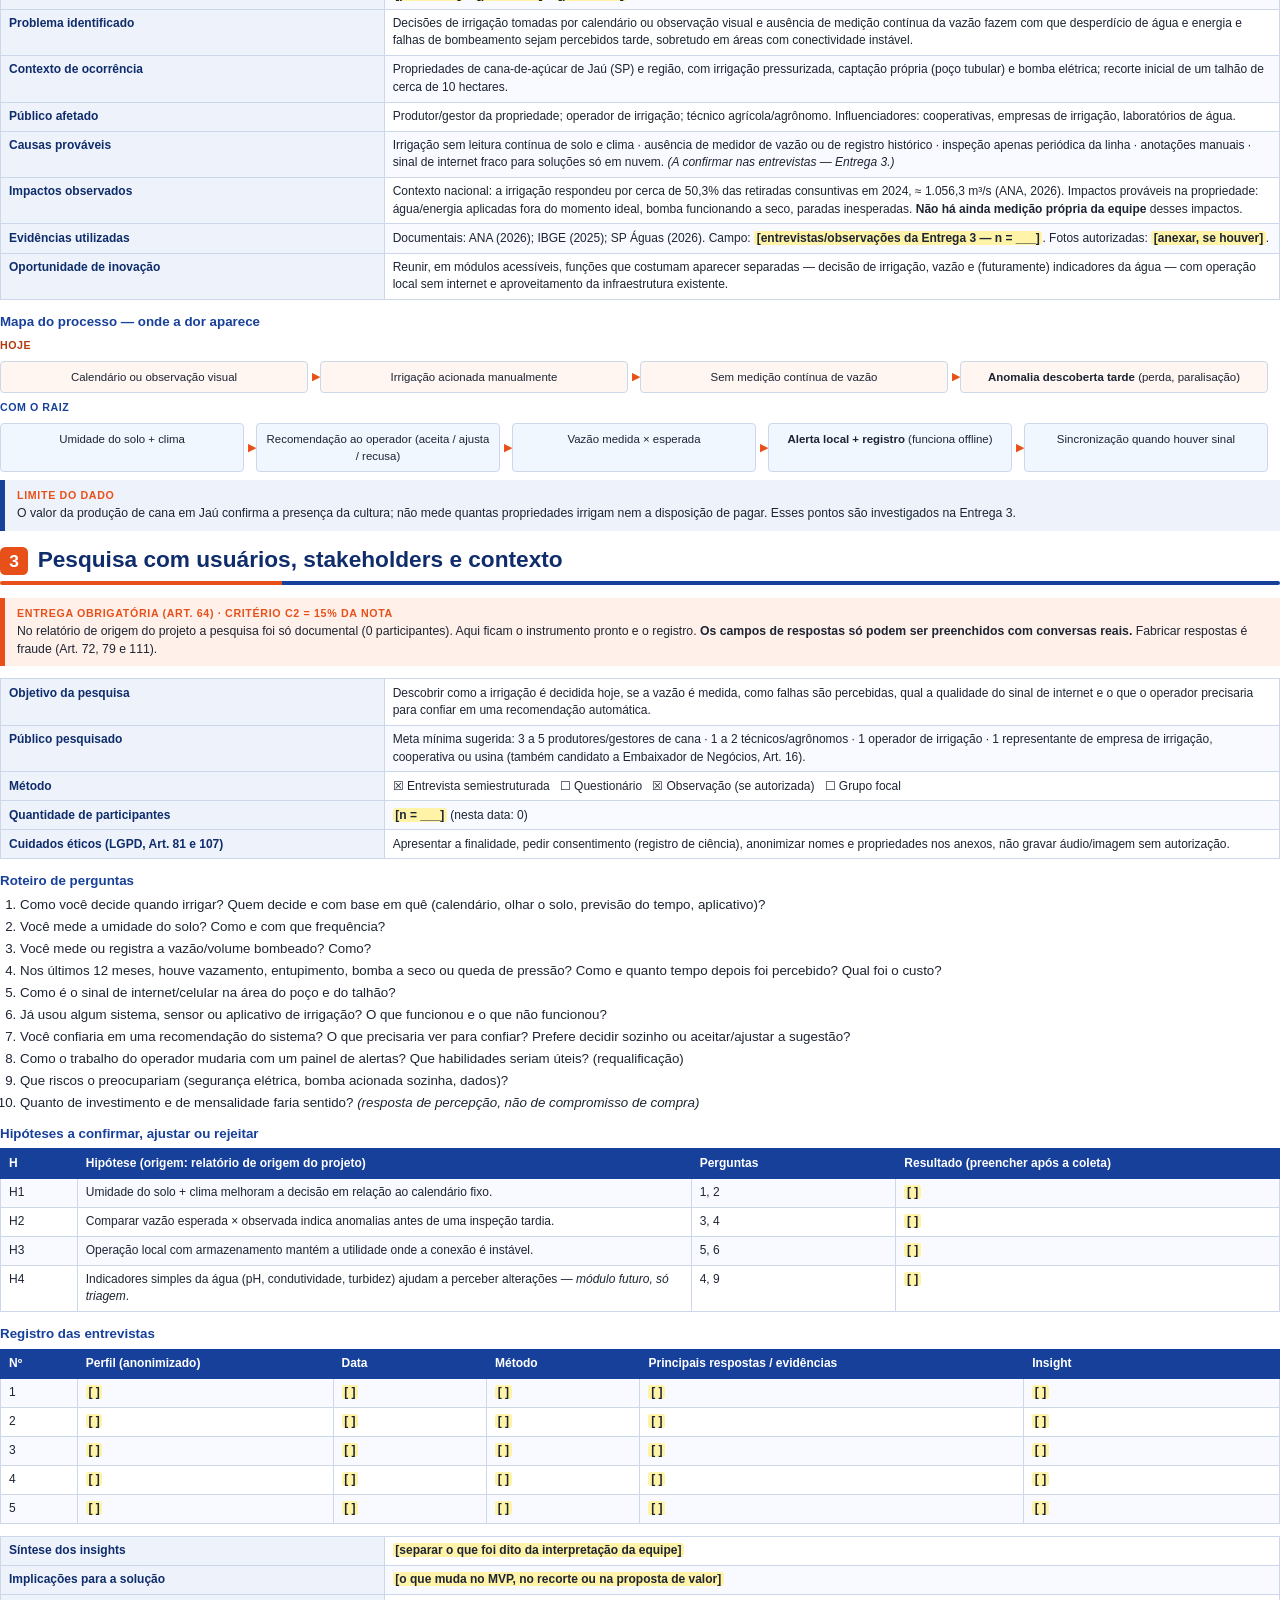
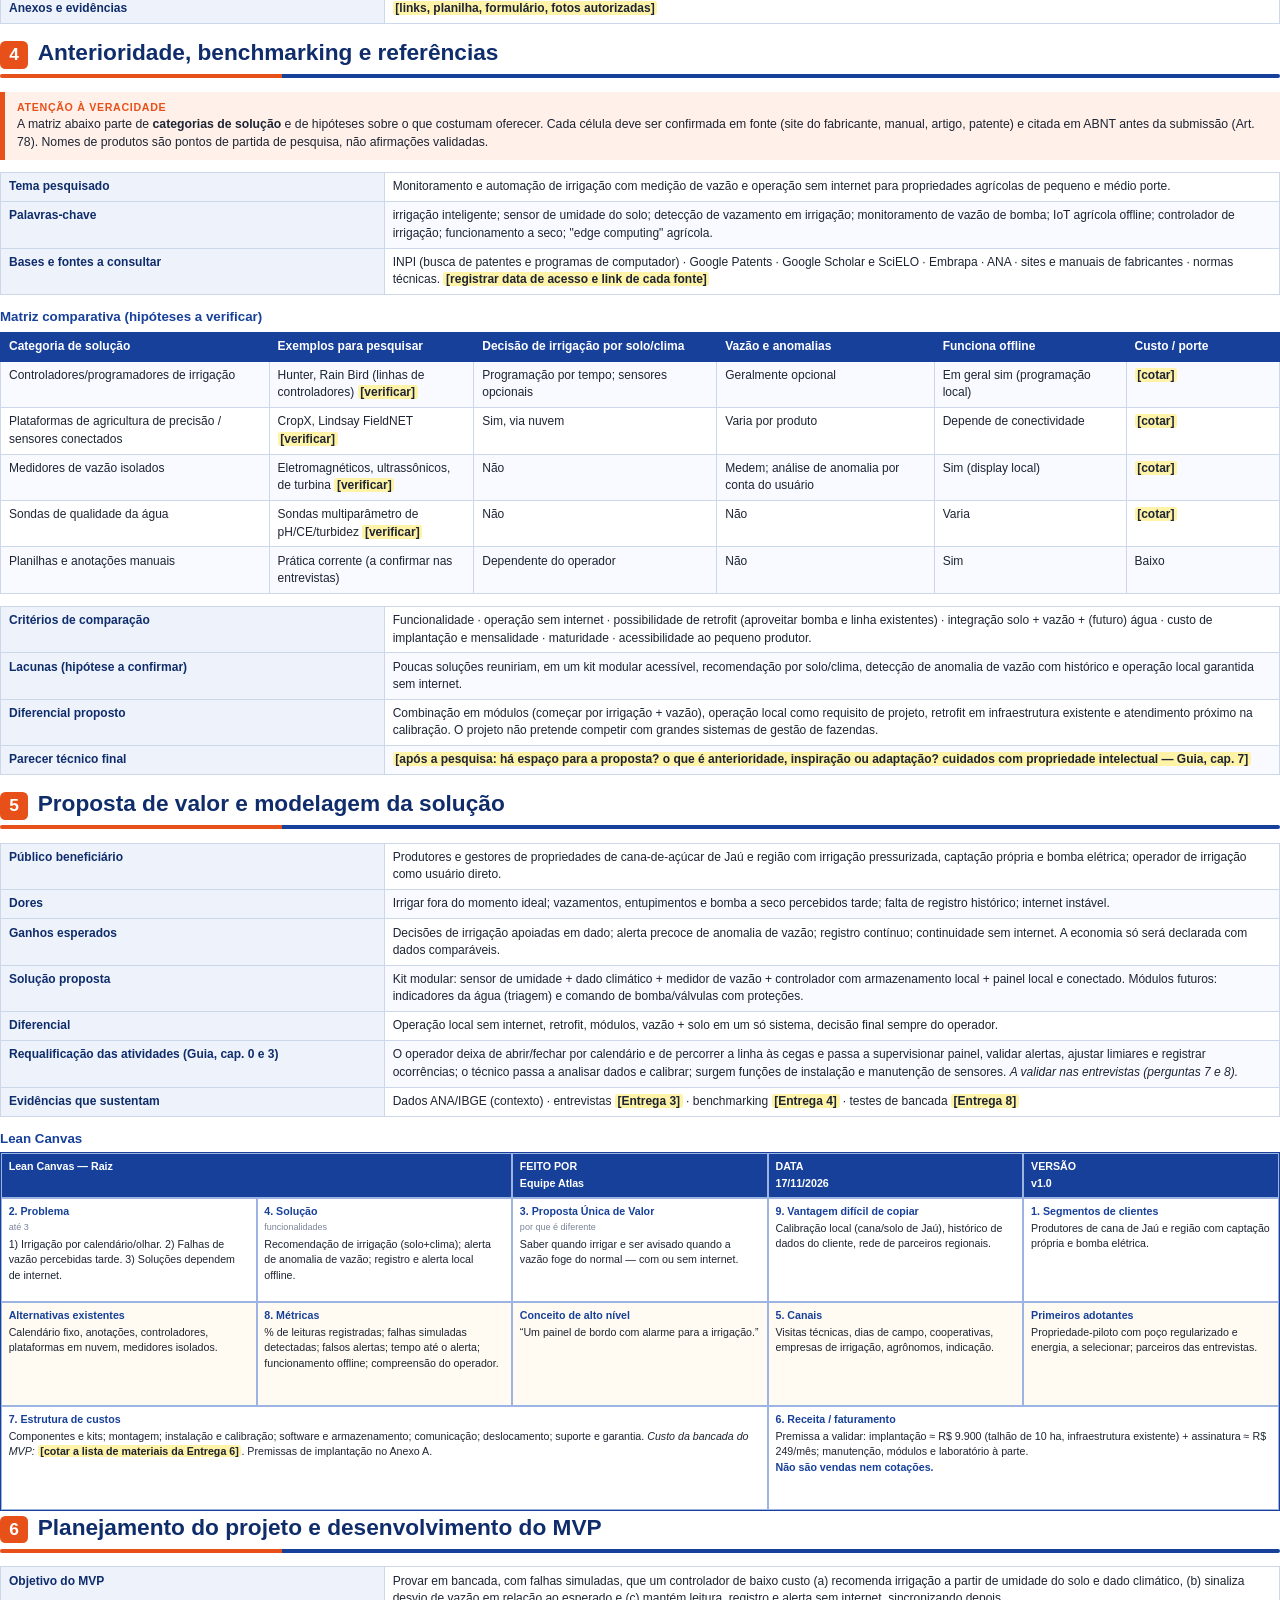
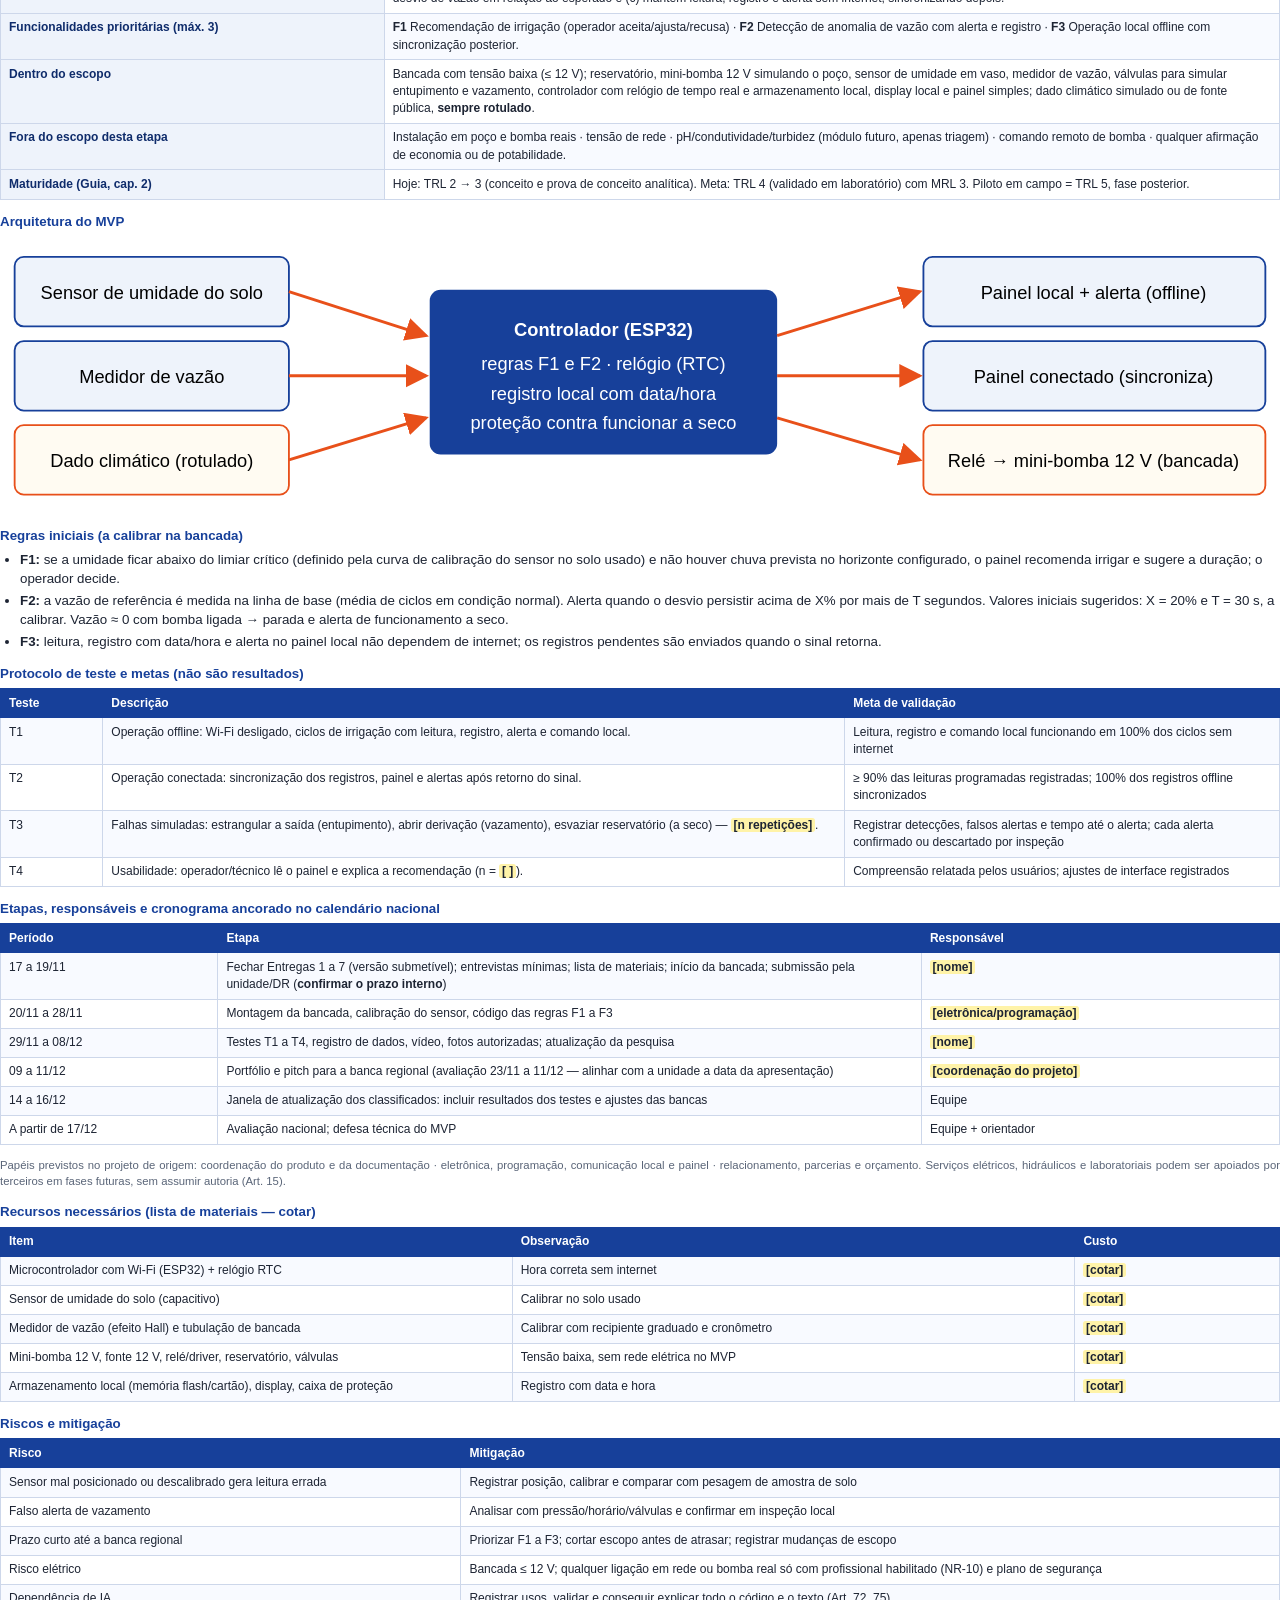
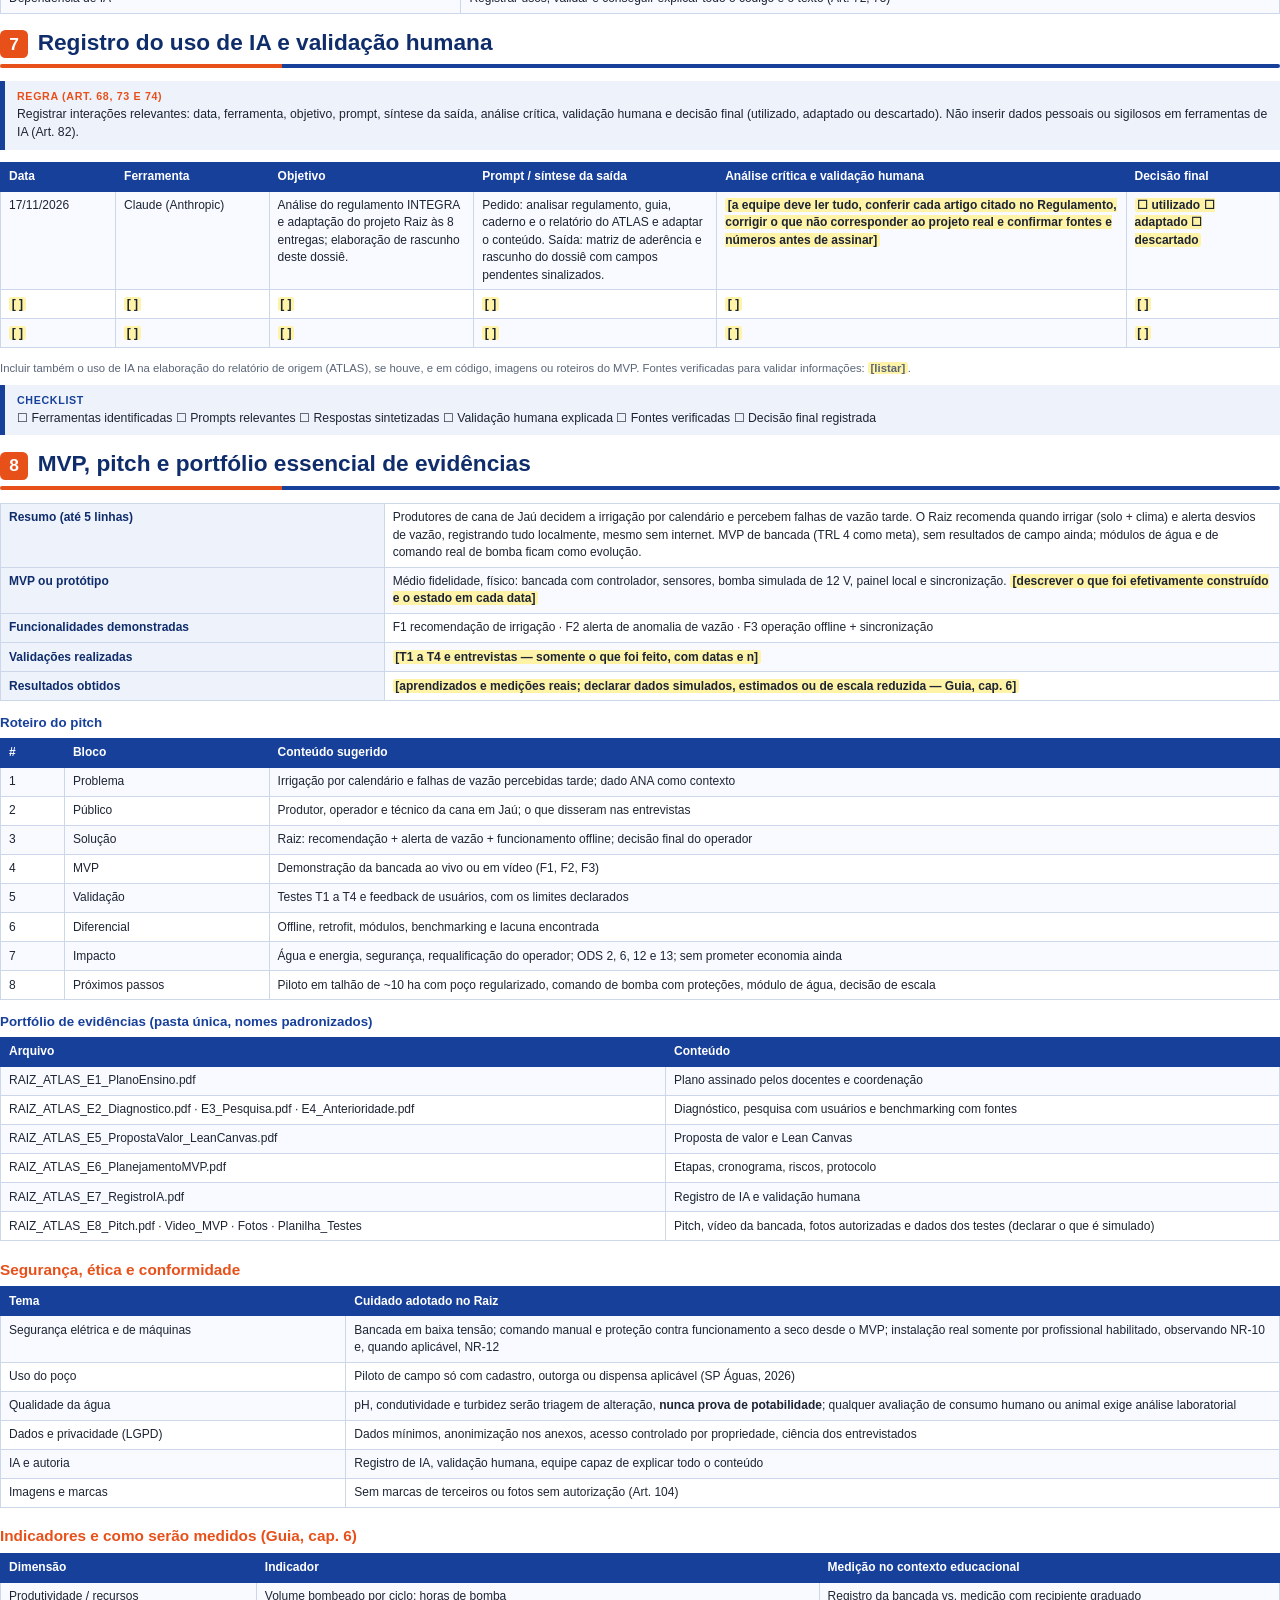
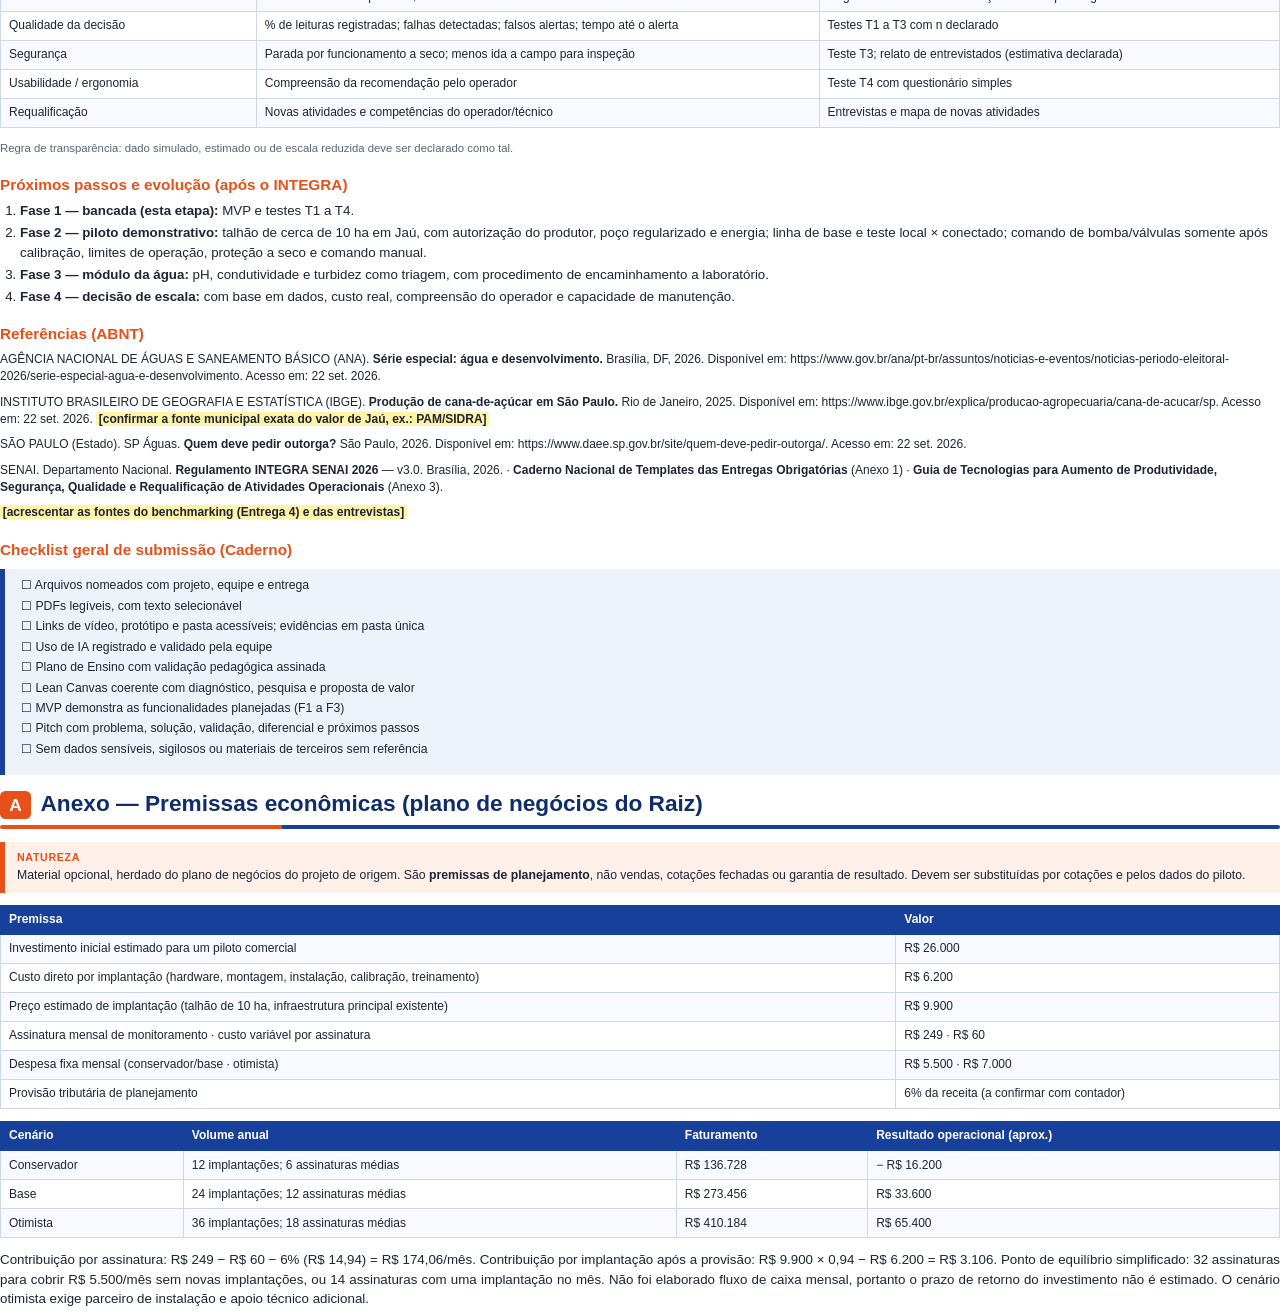
<file: documentos/fontes/dossie.html>
<!doctype html>
<html lang="pt-BR">
<head>
<meta charset="utf-8">
<title>Raiz — Dossiê INTEGRA SENAI 2026 — Equipe Atlas</title>
<style>
:root{--blue:#17409a;--navy:#0f2c6b;--orange:#e8501a;--soft:#eef3fb;--softo:#fff1ea;--line:#cdd7ea;--ink:#1d2433;--mut:#5a6578;--ph:#fff3a8}
@page{size:A4;margin:18mm 16mm 20mm 16mm;
  @bottom-center{content:"INTEGRA SENAI 2026  ·  Projeto Raiz  ·  Equipe Atlas  —  página " counter(page);font:8pt Helvetica,Arial,sans-serif;color:#7a8499}}
@page :first{margin:0;@bottom-center{content:none}}
*{box-sizing:border-box}
body{font:10pt/1.45 Helvetica,Arial,sans-serif;color:var(--ink);margin:0}
h1{font-size:17pt;color:var(--navy);margin:0 0 4pt;page-break-after:avoid}
h1 .n{display:inline-block;background:var(--orange);color:#fff;border-radius:4pt;padding:1pt 7pt;margin-right:7pt;font-size:13pt}
h2{font-size:11.5pt;color:var(--orange);margin:13pt 0 4pt;page-break-after:avoid}
h3{font-size:10pt;color:var(--blue);margin:9pt 0 3pt;page-break-after:avoid}
p{margin:0 0 6pt;text-align:justify}
ul,ol{margin:0 0 6pt 15pt;padding:0}li{margin-bottom:2pt}
.sec{page-break-before:always}
.bar{height:3pt;background:linear-gradient(90deg,var(--orange) 0 22%,var(--blue) 22% 100%);margin:0 0 10pt;border-radius:2pt}
.meta{font-size:8.5pt;color:var(--mut);margin-bottom:8pt}
table{border-collapse:collapse;width:100%;margin:4pt 0 9pt;page-break-inside:auto;font-size:9pt}
tr{page-break-inside:avoid}
th{background:var(--blue);color:#fff;text-align:left;padding:4pt 6pt;font-weight:700;border:1px solid var(--blue)}
td{padding:4pt 6pt;border:1px solid var(--line);vertical-align:top}
tr:nth-child(even) td{background:#f8faff}
table.kv td:first-child{width:30%;font-weight:700;color:var(--navy);background:var(--soft)}
.ph{background:var(--ph);padding:0 2pt;border-radius:2pt;font-weight:600}
.box{border-left:4pt solid var(--blue);background:var(--soft);padding:6pt 9pt;margin:6pt 0 9pt;font-size:9.2pt;page-break-inside:avoid}
.box.o{border-color:var(--orange);background:var(--softo)}
.box b.t{display:block;color:var(--orange);font-size:8pt;letter-spacing:.5pt;text-transform:uppercase;margin-bottom:1pt}
.box.b b.t{color:var(--blue)}
.cols{display:flex;gap:10pt}.cols>div{flex:1}
.flow{display:flex;align-items:stretch;gap:0;margin:6pt 0 4pt}
.flow div{flex:1;border:1px solid var(--line);background:#fff;padding:5pt 6pt;font-size:8.6pt;text-align:center;position:relative;margin-right:9pt;border-radius:3pt}
.flow div:not(:last-child):after{content:"▶";position:absolute;right:-10pt;top:50%;transform:translateY(-50%);color:var(--orange);font-size:8pt}
.flow.bad div{background:#fff6f2}.flow.good div{background:#f1f7ff}
.lbl{font-size:8pt;font-weight:700;letter-spacing:.4pt;text-transform:uppercase;margin-top:5pt}
.sig{display:flex;gap:10pt;margin-top:14pt}.sig div{flex:1;text-align:center;font-size:8.5pt;padding-top:22pt;border-top:1px solid #444}
.canvas{display:grid;grid-template-columns:repeat(5,1fr);gap:0;border:1px solid var(--blue);font-size:8pt}
.canvas>div{border:1px solid #9db4e3;padding:4pt 5pt;min-height:78pt;background:#fff}
.canvas>div.y{background:#fffbf2}
.canvas b{display:block;color:var(--blue);font-size:8pt;margin-bottom:1pt}
.canvas small{display:block;color:#7a8499;font-size:6.8pt;margin-bottom:2pt}
.canvas .w2{grid-column:span 2}.canvas .w3{grid-column:span 3}
.canvas .h{background:var(--blue);color:#fff;min-height:0;font-weight:700}
.canvas .h b{color:#fff}
.chk li{list-style:none;margin-left:-12pt}
.small{font-size:8.5pt;color:var(--mut)}
/* capa */
.cover{height:297mm;position:relative;background:#fff;page-break-after:always}
.cover .top{background:linear-gradient(135deg,var(--navy) 0 55%,var(--orange) 55% 100%);height:78mm;color:#fff;padding:22mm 18mm 0}
.cover .top .t1{font-size:11pt;letter-spacing:2pt;font-weight:700}
.cover .top .t2{font-size:9pt;opacity:.9;margin-top:3pt}
.cover .body{padding:18mm 18mm 0}
.cover h1{font-size:34pt;color:var(--navy);margin:0}
.cover .sub{font-size:13pt;color:var(--blue);margin:4pt 0 14pt}
.cover .tag{display:inline-block;background:var(--orange);color:#fff;font-weight:700;font-size:9pt;padding:3pt 9pt;border-radius:10pt;margin-bottom:12pt}
.cover table{font-size:10pt}
.cover .foot{position:absolute;left:18mm;right:18mm;bottom:14mm;font-size:8.5pt;color:var(--mut);border-top:2px solid var(--orange);padding-top:6pt}
</style>
</head>
<body>

<!-- ===== CAPA ===== -->
<div class="cover">
  <div class="top"><div class="t1">SAGA SENAI DE INOVAÇÃO</div><div class="t2">INTEGRA SENAI 2026 &nbsp;|&nbsp; Entregas obrigatórias (Cap. 7 do Regulamento v3.0)</div></div>
  <div class="body">
    <span class="tag">INTEGRA Inovação Aberta</span>
    <h1>Raiz</h1>
    <div class="sub">Sistema modular para decidir quando irrigar e detectar anomalias de vazão,<br>com operação local mesmo sem internet</div>
    <table class="kv">
      <tr><td>Equipe</td><td>Atlas</td></tr>
      <tr><td>Líder da equipe</td><td>Leonardo Navas</td></tr>
      <tr><td>Integrantes (3 a 5 estudantes)</td><td>Leonardo Navas; <span class="ph">[preencher: demais integrantes]</span></td></tr>
      <tr><td>Docente orientador / coorientador</td><td><span class="ph">[preencher]</span> / <span class="ph">[preencher, se houver]</span></td></tr>
      <tr><td>Unidade SENAI · Departamento Regional</td><td><span class="ph">[preencher]</span> · SENAI-SP · Jaú</td></tr>
      <tr><td>Curso / turma · Modalidade formativa</td><td><span class="ph">[preencher]</span> · <span class="ph">[Aprendizagem Industrial / Curso Técnico / Educação Superior]</span></td></tr>
      <tr><td>Nível de maturidade declarado</td><td>TRL 2→3 hoje; meta TRL 4 (bancada de laboratório) até 11/12/2026</td></tr>
      <tr><td>Versão</td><td>Rascunho de trabalho para validação da equipe e do orientador — 17/11/2026</td></tr>
    </table>
    <div class="box o"><b class="t">Como ler este documento</b>
      Campos em <span class="ph">amarelo [preencher]</span> são informações que só a equipe, o orientador ou a unidade possuem. Nada neste dossiê foi inventado como resultado: onde não há dado de campo, o texto diz isso. Os números de teste do MVP são <b>metas</b>, não resultados.</div>
  </div>
  <div class="foot">Documento organizado conforme o Caderno Nacional de Templates (Anexo 1) e o Guia de Tecnologias (Anexo 3). Em caso de divergência, prevalecem o Regulamento e comunicados oficiais.</div>
</div>

<!-- ===== SUMÁRIO / RESUMO ===== -->
<h1>Resumo do projeto</h1><div class="bar"></div>
<p><b>Problema.</b> Em propriedades de cana-de-açúcar com captação própria, a irrigação costuma ser acionada por calendário ou observação visual e a vazão da bomba raramente é medida de forma contínua. Vazamentos, entupimentos e funcionamento a seco passam despercebidos, e a falta de internet limita soluções que dependem só de painel remoto.</p>
<p><b>Solução.</b> O <b>Raiz</b> combina sensor de umidade do solo, dado climático e medição de vazão em um controlador que recomenda <i>quando</i> irrigar, compara a vazão esperada com a observada e alerta anomalias. Lê, registra e alerta <b>localmente sem internet</b> e sincroniza quando o sinal volta. O operador sempre decide: aceita, ajusta ou recusa a recomendação.</p>
<p><b>Nesta etapa.</b> MVP de <b>bancada de laboratório</b> (reservatório, mini-bomba 12 V, sensor de umidade, medidor de vazão, controlador, painel), com falhas simuladas. Ainda <b>não há resultados de campo</b>. A água só é monitorada como triagem (módulo futuro) e nunca como atestado de potabilidade.</p>

<table class="kv">
<tr><td>Categoria</td><td>INTEGRA Inovação Aberta (Art. 48). Possível enquadramento em Soluções Industriais somente com demanda formal de organização externa ao SENAI (Art. 48, parágrafo único, e Art. 53).</td></tr>
<tr><td>ODS</td><td>2 (Agricultura Sustentável) · 6 (Água e Saneamento) · 12 (Consumo e Produção Responsáveis) · 13 (Ação Climática)</td></tr>
<tr><td>Tecnologias (Guia, itens 4 e 6)</td><td>Sensores, IoT e sistemas embarcados; painel digital; regra de decisão operacional (sem IA no MVP)</td></tr>
</table>

<h3>Índice das 8 entregas obrigatórias</h3>
<table>
<tr><th style="width:8%">Nº</th><th>Entrega (Art. 59–69)</th><th style="width:22%">Template</th></tr>
<tr><td>1</td><td>Plano de Ensino da UC e planos de aula (rascunho para o docente)</td><td>Template 1</td></tr>
<tr><td>2</td><td>Diagnóstico do problema ou oportunidade</td><td>Template 2</td></tr>
<tr><td>3</td><td>Pesquisa com usuários, stakeholders e contexto (instrumento pronto + registro)</td><td>Template 3</td></tr>
<tr><td>4</td><td>Pesquisa de anterioridade, benchmarking e referências</td><td>Template 4</td></tr>
<tr><td>5</td><td>Proposta de valor e modelagem (Lean Canvas em português)</td><td>Template 5</td></tr>
<tr><td>6</td><td>Planejamento do projeto e desenvolvimento do MVP</td><td>Template 6</td></tr>
<tr><td>7</td><td>Registro do uso de IA e validação humana</td><td>Template 7</td></tr>
<tr><td>8</td><td>MVP, pitch e portfólio essencial de evidências</td><td>Template 8</td></tr>
<tr><td>A</td><td>Anexo: premissas econômicas do plano de negócios (opcional)</td><td>—</td></tr>
</table>
<p class="small">Calendário nacional de referência (Art. 41): submissão pelos Departamentos Regionais até 19/11/2026 · banca regional 23/11 a 11/12 · atualização dos classificados 14 a 16/12 · avaliação nacional a partir de 17/12/2026 · resultado em 25/02/2027. O prazo interno da unidade/DR pode ser anterior.</p>

<!-- ===== ENTREGA 1 ===== -->
<div class="sec"></div>
<h1><span class="n">1</span>Plano de Ensino da UC e planos de aula</h1><div class="bar"></div>
<div class="box"><b class="t">Responsável: docente orientador / equipe pedagógica</b>Este plano é uma <b>proposta de rascunho</b> da Situação de Aprendizagem. Capacidades, carga horária e número de aulas devem ser conformados ao Plano de Curso real, e o documento só vale após as assinaturas (Art. 62).</div>
<h2>1. Identificação da Unidade Curricular</h2>
<table class="kv">
<tr><td>Curso</td><td><span class="ph">[conforme Plano de Curso]</span></td></tr>
<tr><td>Unidade Curricular</td><td><span class="ph">[nome da UC; se mobilizar mais de uma UC, indicar o planejamento integrado — Art. 60]</span></td></tr>
<tr><td>Carga horária da UCR · nº de aulas</td><td><span class="ph">[preencher]</span> · <span class="ph">[preencher]</span></td></tr>
<tr><td>Nº de Situações de Aprendizagem</td><td><span class="ph">[preencher]</span></td></tr>
<tr><td>Objetivo da UCR</td><td><span class="ph">[descrever o objetivo formativo]</span></td></tr>
<tr><td>Capacidades básicas</td><td><span class="ph">[listar]</span></td></tr>
<tr><td>Capacidades técnicas</td><td><span class="ph">[listar as do curso]</span> — sugestão de aderência ao projeto: instrumentação e sensores; programação de microcontroladores; aquisição e registro de dados; acionamento de cargas com segurança; comunicação de dados.</td></tr>
<tr><td>Capacidades socioemocionais</td><td><span class="ph">[listar]</span> — sugestão: colaboração, comunicação, pensamento crítico, autonomia, ética no uso de dados e de IA (Art. 4).</td></tr>
</table>
<h2>2. Situação de Aprendizagem</h2>
<table class="kv">
<tr><td>Situação de Aprendizagem nº</td><td><span class="ph">[preencher]</span></td></tr>
<tr><td>Estratégia de Aprendizagem Desafiadora</td><td>☒ Projeto &nbsp; ☒ Pesquisa aplicada &nbsp; ☐ Situação-problema &nbsp; ☐ Estudo de caso</td></tr>
<tr><td>Contextualização</td><td>A irrigação responde por cerca de 50,3% das retiradas consuntivas de água no Brasil (ANA, 2026). Jaú tem relevância na cana-de-açúcar (IBGE, 2025). Em propriedades com captação própria, decidir o momento da irrigação e perceber falhas de vazão a tempo é um problema real de gestão da água e da energia.</td></tr>
<tr><td>Desafio</td><td>Projetar, construir e testar em bancada um sistema de leitura, registro e alerta que recomende quando irrigar e sinalize anomalias de vazão, funcionando com e sem internet, com segurança elétrica e validação com usuários reais.</td></tr>
<tr><td>Resultados esperados</td><td>As 8 entregas do INTEGRA; MVP de bancada demonstrável (vídeo e registros de teste); pesquisa com usuários documentada; registro de IA com validação humana; pitch.</td></tr>
<tr><td>Relação com o INTEGRA SENAI</td><td>A situação de aprendizagem <b>é</b> o projeto inscrito: cada atividade abaixo gera uma entrega obrigatória, evitando atividade paralela ao currículo.</td></tr>
</table>
<h2>3. Plano de Aula (proposta de sequência)</h2>
<table>
<tr><th style="width:9%">Aulas</th><th style="width:21%">Capacidades</th><th style="width:20%">Conhecimentos</th><th>Estratégia / atividade</th><th style="width:17%">Recursos e ambientes</th><th style="width:19%">Critérios · instrumentos</th></tr>
<tr><td><span class="ph">[ ]</span></td><td><span class="ph">[ ]</span></td><td>Problema, contexto, usuário</td><td>Diagnóstico e mapa do processo de irrigação; definição do recorte.</td><td>Sala; fontes públicas (ANA, IBGE)</td><td>Problema delimitado com evidências · Template 2</td></tr>
<tr><td><span class="ph">[ ]</span></td><td><span class="ph">[ ]</span></td><td>Pesquisa com usuários; LGPD</td><td>Roteiro, entrevistas com produtores/técnicos, síntese de insights.</td><td>Roteiro; termo de ciência</td><td>Qualidade das evidências · Template 3</td></tr>
<tr><td><span class="ph">[ ]</span></td><td><span class="ph">[ ]</span></td><td>Anterioridade; INPI</td><td>Busca e matriz comparativa de soluções existentes.</td><td>Laboratório de informática</td><td>Lacunas e diferencial · Template 4</td></tr>
<tr><td><span class="ph">[ ]</span></td><td><span class="ph">[ ]</span></td><td>Sensores, microcontrolador, lógica de decisão</td><td>Montagem e calibração da bancada; regra de recomendação e de anomalia.</td><td>SENAI Lab / lab. de eletrônica</td><td>Função central demonstrada · checklist de bancada</td></tr>
<tr><td><span class="ph">[ ]</span></td><td><span class="ph">[ ]</span></td><td>Teste, medição, análise</td><td>Testes offline, conectado e falhas simuladas; análise de dados.</td><td>Bancada; planilha de registro</td><td>Protocolo cumprido · Template 6/8</td></tr>
<tr><td><span class="ph">[ ]</span></td><td><span class="ph">[ ]</span></td><td>Comunicação e modelagem</td><td>Lean Canvas, pitch, portfólio, registro de IA.</td><td>Sala; software de apresentação</td><td>Clareza e autoria · Templates 5, 7, 8</td></tr>
</table>
<div class="box b"><b class="t">Checklist do Plano de Ensino</b>☐ Curso, UC, carga horária e SAs identificados ☐ Objetivo da UCR ☐ Capacidades vinculadas ao desafio ☐ Estratégia marcada ☐ Contextualização, desafio e resultados ☐ Plano de aula com critérios e instrumentos ☐ Assinaturas</div>
<h3>Validação pedagógica (Art. 62)</h3>
<div class="sig"><div>Docente responsável<br>Data: ___/___/_____</div><div>Coorientador, quando houver<br>Data: ___/___/_____</div><div>Coordenação pedagógica/técnica<br>Data: ___/___/_____</div></div>

<!-- ===== ENTREGA 2 ===== -->
<div class="sec"></div>
<h1><span class="n">2</span>Diagnóstico do problema ou oportunidade</h1><div class="bar"></div>
<table class="kv">
<tr><td>Nome do projeto · equipe</td><td>Raiz · Atlas</td></tr>
<tr><td>Unidade · curso/turma · orientador</td><td><span class="ph">[preencher]</span> · <span class="ph">[preencher]</span> · <span class="ph">[preencher]</span></td></tr>
<tr><td>Problema identificado</td><td>Decisões de irrigação tomadas por calendário ou observação visual e ausência de medição contínua da vazão fazem com que desperdício de água e energia e falhas de bombeamento sejam percebidos tarde, sobretudo em áreas com conectividade instável.</td></tr>
<tr><td>Contexto de ocorrência</td><td>Propriedades de cana-de-açúcar de Jaú (SP) e região, com irrigação pressurizada, captação própria (poço tubular) e bomba elétrica; recorte inicial de um talhão de cerca de 10 hectares.</td></tr>
<tr><td>Público afetado</td><td>Produtor/gestor da propriedade; operador de irrigação; técnico agrícola/agrônomo. Influenciadores: cooperativas, empresas de irrigação, laboratórios de água.</td></tr>
<tr><td>Causas prováveis</td><td>Irrigação sem leitura contínua de solo e clima · ausência de medidor de vazão ou de registro histórico · inspeção apenas periódica da linha · anotações manuais · sinal de internet fraco para soluções só em nuvem. <i>(A confirmar nas entrevistas — Entrega 3.)</i></td></tr>
<tr><td>Impactos observados</td><td>Contexto nacional: a irrigação respondeu por cerca de 50,3% das retiradas consuntivas em 2024, ≈ 1.056,3 m³/s (ANA, 2026). Impactos prováveis na propriedade: água/energia aplicadas fora do momento ideal, bomba funcionando a seco, paradas inesperadas. <b>Não há ainda medição própria da equipe</b> desses impactos.</td></tr>
<tr><td>Evidências utilizadas</td><td>Documentais: ANA (2026); IBGE (2025); SP Águas (2026). Campo: <span class="ph">[entrevistas/observações da Entrega 3 — n = ___]</span>. Fotos autorizadas: <span class="ph">[anexar, se houver]</span>.</td></tr>
<tr><td>Oportunidade de inovação</td><td>Reunir, em módulos acessíveis, funções que costumam aparecer separadas — decisão de irrigação, vazão e (futuramente) indicadores da água — com operação local sem internet e aproveitamento da infraestrutura existente.</td></tr>
</table>
<h3>Mapa do processo — onde a dor aparece</h3>
<div class="lbl" style="color:#b23a10">Hoje</div>
<div class="flow bad"><div>Calendário ou observação visual</div><div>Irrigação acionada manualmente</div><div>Sem medição contínua de vazão</div><div><b>Anomalia descoberta tarde</b> (perda, paralisação)</div></div>
<div class="lbl" style="color:var(--blue)">Com o Raiz</div>
<div class="flow good"><div>Umidade do solo + clima</div><div>Recomendação ao operador (aceita / ajusta / recusa)</div><div>Vazão medida × esperada</div><div><b>Alerta local + registro</b> (funciona offline)</div><div>Sincronização quando houver sinal</div></div>
<div class="box"><b class="t">Limite do dado</b>O valor da produção de cana em Jaú confirma a presença da cultura; não mede quantas propriedades irrigam nem a disposição de pagar. Esses pontos são investigados na Entrega 3.</div>

<!-- ===== ENTREGA 3 ===== -->
<div class="sec"></div>
<h1><span class="n">3</span>Pesquisa com usuários, stakeholders e contexto</h1><div class="bar"></div>
<div class="box o"><b class="t">Entrega obrigatória (Art. 64) · critério C2 = 15% da nota</b>No relatório de origem do projeto a pesquisa foi só documental (0 participantes). Aqui ficam o instrumento pronto e o registro. <b>Os campos de respostas só podem ser preenchidos com conversas reais.</b> Fabricar respostas é fraude (Art. 72, 79 e 111).</div>
<table class="kv">
<tr><td>Objetivo da pesquisa</td><td>Descobrir como a irrigação é decidida hoje, se a vazão é medida, como falhas são percebidas, qual a qualidade do sinal de internet e o que o operador precisaria para confiar em uma recomendação automática.</td></tr>
<tr><td>Público pesquisado</td><td>Meta mínima sugerida: 3 a 5 produtores/gestores de cana · 1 a 2 técnicos/agrônomos · 1 operador de irrigação · 1 representante de empresa de irrigação, cooperativa ou usina (também candidato a Embaixador de Negócios, Art. 16).</td></tr>
<tr><td>Método</td><td>☒ Entrevista semiestruturada &nbsp; ☐ Questionário &nbsp; ☒ Observação (se autorizada) &nbsp; ☐ Grupo focal</td></tr>
<tr><td>Quantidade de participantes</td><td><span class="ph">[n = ___]</span> (nesta data: 0)</td></tr>
<tr><td>Cuidados éticos (LGPD, Art. 81 e 107)</td><td>Apresentar a finalidade, pedir consentimento (registro de ciência), anonimizar nomes e propriedades nos anexos, não gravar áudio/imagem sem autorização.</td></tr>
</table>
<h3>Roteiro de perguntas</h3>
<ol>
<li>Como você decide quando irrigar? Quem decide e com base em quê (calendário, olhar o solo, previsão do tempo, aplicativo)?</li>
<li>Você mede a umidade do solo? Como e com que frequência?</li>
<li>Você mede ou registra a vazão/volume bombeado? Como?</li>
<li>Nos últimos 12 meses, houve vazamento, entupimento, bomba a seco ou queda de pressão? Como e quanto tempo depois foi percebido? Qual foi o custo?</li>
<li>Como é o sinal de internet/celular na área do poço e do talhão?</li>
<li>Já usou algum sistema, sensor ou aplicativo de irrigação? O que funcionou e o que não funcionou?</li>
<li>Você confiaria em uma recomendação do sistema? O que precisaria ver para confiar? Prefere decidir sozinho ou aceitar/ajustar a sugestão?</li>
<li>Como o trabalho do operador mudaria com um painel de alertas? Que habilidades seriam úteis? (requalificação)</li>
<li>Que riscos o preocupariam (segurança elétrica, bomba acionada sozinha, dados)?</li>
<li>Quanto de investimento e de mensalidade faria sentido? <i>(resposta de percepção, não de compromisso de compra)</i></li>
</ol>
<h3>Hipóteses a confirmar, ajustar ou rejeitar</h3>
<table>
<tr><th style="width:6%">H</th><th>Hipótese (origem: relatório de origem do projeto)</th><th style="width:16%">Perguntas</th><th style="width:30%">Resultado (preencher após a coleta)</th></tr>
<tr><td>H1</td><td>Umidade do solo + clima melhoram a decisão em relação ao calendário fixo.</td><td>1, 2</td><td><span class="ph">[ ]</span></td></tr>
<tr><td>H2</td><td>Comparar vazão esperada × observada indica anomalias antes de uma inspeção tardia.</td><td>3, 4</td><td><span class="ph">[ ]</span></td></tr>
<tr><td>H3</td><td>Operação local com armazenamento mantém a utilidade onde a conexão é instável.</td><td>5, 6</td><td><span class="ph">[ ]</span></td></tr>
<tr><td>H4</td><td>Indicadores simples da água (pH, condutividade, turbidez) ajudam a perceber alterações — <i>módulo futuro, só triagem</i>.</td><td>4, 9</td><td><span class="ph">[ ]</span></td></tr>
</table>
<h3>Registro das entrevistas</h3>
<table>
<tr><th style="width:6%">Nº</th><th style="width:20%">Perfil (anonimizado)</th><th style="width:12%">Data</th><th style="width:12%">Método</th><th>Principais respostas / evidências</th><th style="width:20%">Insight</th></tr>
<tr><td>1</td><td><span class="ph">[ ]</span></td><td><span class="ph">[ ]</span></td><td><span class="ph">[ ]</span></td><td><span class="ph">[ ]</span></td><td><span class="ph">[ ]</span></td></tr>
<tr><td>2</td><td><span class="ph">[ ]</span></td><td><span class="ph">[ ]</span></td><td><span class="ph">[ ]</span></td><td><span class="ph">[ ]</span></td><td><span class="ph">[ ]</span></td></tr>
<tr><td>3</td><td><span class="ph">[ ]</span></td><td><span class="ph">[ ]</span></td><td><span class="ph">[ ]</span></td><td><span class="ph">[ ]</span></td><td><span class="ph">[ ]</span></td></tr>
<tr><td>4</td><td><span class="ph">[ ]</span></td><td><span class="ph">[ ]</span></td><td><span class="ph">[ ]</span></td><td><span class="ph">[ ]</span></td><td><span class="ph">[ ]</span></td></tr>
<tr><td>5</td><td><span class="ph">[ ]</span></td><td><span class="ph">[ ]</span></td><td><span class="ph">[ ]</span></td><td><span class="ph">[ ]</span></td><td><span class="ph">[ ]</span></td></tr>
</table>
<table class="kv">
<tr><td>Síntese dos insights</td><td><span class="ph">[separar o que foi dito da interpretação da equipe]</span></td></tr>
<tr><td>Implicações para a solução</td><td><span class="ph">[o que muda no MVP, no recorte ou na proposta de valor]</span></td></tr>
<tr><td>Anexos e evidências</td><td><span class="ph">[links, planilha, formulário, fotos autorizadas]</span></td></tr>
</table>

<!-- ===== ENTREGA 4 ===== -->
<div class="sec"></div>
<h1><span class="n">4</span>Anterioridade, benchmarking e referências</h1><div class="bar"></div>
<div class="box o"><b class="t">Atenção à veracidade</b>A matriz abaixo parte de <b>categorias de solução</b> e de hipóteses sobre o que costumam oferecer. Cada célula deve ser confirmada em fonte (site do fabricante, manual, artigo, patente) e citada em ABNT antes da submissão (Art. 78). Nomes de produtos são pontos de partida de pesquisa, não afirmações validadas.</div>
<table class="kv">
<tr><td>Tema pesquisado</td><td>Monitoramento e automação de irrigação com medição de vazão e operação sem internet para propriedades agrícolas de pequeno e médio porte.</td></tr>
<tr><td>Palavras-chave</td><td>irrigação inteligente; sensor de umidade do solo; detecção de vazamento em irrigação; monitoramento de vazão de bomba; IoT agrícola offline; controlador de irrigação; funcionamento a seco; "edge computing" agrícola.</td></tr>
<tr><td>Bases e fontes a consultar</td><td>INPI (busca de patentes e programas de computador) · Google Patents · Google Scholar e SciELO · Embrapa · ANA · sites e manuais de fabricantes · normas técnicas. <span class="ph">[registrar data de acesso e link de cada fonte]</span></td></tr>
</table>
<h3>Matriz comparativa (hipóteses a verificar)</h3>
<table>
<tr><th style="width:21%">Categoria de solução</th><th>Exemplos para pesquisar</th><th style="width:19%">Decisão de irrigação por solo/clima</th><th style="width:17%">Vazão e anomalias</th><th style="width:15%">Funciona offline</th><th style="width:12%">Custo / porte</th></tr>
<tr><td>Controladores/programadores de irrigação</td><td>Hunter, Rain Bird (linhas de controladores) <span class="ph">[verificar]</span></td><td>Programação por tempo; sensores opcionais</td><td>Geralmente opcional</td><td>Em geral sim (programação local)</td><td><span class="ph">[cotar]</span></td></tr>
<tr><td>Plataformas de agricultura de precisão / sensores conectados</td><td>CropX, Lindsay FieldNET <span class="ph">[verificar]</span></td><td>Sim, via nuvem</td><td>Varia por produto</td><td>Depende de conectividade</td><td><span class="ph">[cotar]</span></td></tr>
<tr><td>Medidores de vazão isolados</td><td>Eletromagnéticos, ultrassônicos, de turbina <span class="ph">[verificar]</span></td><td>Não</td><td>Medem; análise de anomalia por conta do usuário</td><td>Sim (display local)</td><td><span class="ph">[cotar]</span></td></tr>
<tr><td>Sondas de qualidade da água</td><td>Sondas multiparâmetro de pH/CE/turbidez <span class="ph">[verificar]</span></td><td>Não</td><td>Não</td><td>Varia</td><td><span class="ph">[cotar]</span></td></tr>
<tr><td>Planilhas e anotações manuais</td><td>Prática corrente (a confirmar nas entrevistas)</td><td>Dependente do operador</td><td>Não</td><td>Sim</td><td>Baixo</td></tr>
</table>
<table class="kv">
<tr><td>Critérios de comparação</td><td>Funcionalidade · operação sem internet · possibilidade de retrofit (aproveitar bomba e linha existentes) · integração solo + vazão + (futuro) água · custo de implantação e mensalidade · maturidade · acessibilidade ao pequeno produtor.</td></tr>
<tr><td>Lacunas (hipótese a confirmar)</td><td>Poucas soluções reuniriam, em um kit modular acessível, recomendação por solo/clima, detecção de anomalia de vazão com histórico e operação local garantida sem internet.</td></tr>
<tr><td>Diferencial proposto</td><td>Combinação em módulos (começar por irrigação + vazão), operação local como requisito de projeto, retrofit em infraestrutura existente e atendimento próximo na calibração. O projeto não pretende competir com grandes sistemas de gestão de fazendas.</td></tr>
<tr><td>Parecer técnico final</td><td><span class="ph">[após a pesquisa: há espaço para a proposta? o que é anterioridade, inspiração ou adaptação? cuidados com propriedade intelectual — Guia, cap. 7]</span></td></tr>
</table>

<!-- ===== ENTREGA 5 ===== -->
<div class="sec"></div>
<h1><span class="n">5</span>Proposta de valor e modelagem da solução</h1><div class="bar"></div>
<table class="kv">
<tr><td>Público beneficiário</td><td>Produtores e gestores de propriedades de cana-de-açúcar de Jaú e região com irrigação pressurizada, captação própria e bomba elétrica; operador de irrigação como usuário direto.</td></tr>
<tr><td>Dores</td><td>Irrigar fora do momento ideal; vazamentos, entupimentos e bomba a seco percebidos tarde; falta de registro histórico; internet instável.</td></tr>
<tr><td>Ganhos esperados</td><td>Decisões de irrigação apoiadas em dado; alerta precoce de anomalia de vazão; registro contínuo; continuidade sem internet. A economia só será declarada com dados comparáveis.</td></tr>
<tr><td>Solução proposta</td><td>Kit modular: sensor de umidade + dado climático + medidor de vazão + controlador com armazenamento local + painel local e conectado. Módulos futuros: indicadores da água (triagem) e comando de bomba/válvulas com proteções.</td></tr>
<tr><td>Diferencial</td><td>Operação local sem internet, retrofit, módulos, vazão + solo em um só sistema, decisão final sempre do operador.</td></tr>
<tr><td>Requalificação das atividades (Guia, cap. 0 e 3)</td><td>O operador deixa de abrir/fechar por calendário e de percorrer a linha às cegas e passa a supervisionar painel, validar alertas, ajustar limiares e registrar ocorrências; o técnico passa a analisar dados e calibrar; surgem funções de instalação e manutenção de sensores. <i>A validar nas entrevistas (perguntas 7 e 8).</i></td></tr>
<tr><td>Evidências que sustentam</td><td>Dados ANA/IBGE (contexto) · entrevistas <span class="ph">[Entrega 3]</span> · benchmarking <span class="ph">[Entrega 4]</span> · testes de bancada <span class="ph">[Entrega 8]</span></td></tr>
</table>
<h3>Lean Canvas</h3>
<div class="canvas">
<div class="h w2">Lean Canvas — Raiz</div><div class="h"><b>FEITO POR</b>Equipe Atlas</div><div class="h"><b>DATA</b>17/11/2026</div><div class="h"><b>VERSÃO</b>v1.0</div>
<div><b>2. Problema</b><small>até 3</small>1) Irrigação por calendário/olhar. 2) Falhas de vazão percebidas tarde. 3) Soluções dependem de internet.</div>
<div><b>4. Solução</b><small>funcionalidades</small>Recomendação de irrigação (solo+clima); alerta de anomalia de vazão; registro e alerta local offline.</div>
<div><b>3. Proposta Única de Valor</b><small>por que é diferente</small>Saber quando irrigar e ser avisado quando a vazão foge do normal — com ou sem internet.</div>
<div><b>9. Vantagem difícil de copiar</b>Calibração local (cana/solo de Jaú), histórico de dados do cliente, rede de parceiros regionais.</div>
<div><b>1. Segmentos de clientes</b>Produtores de cana de Jaú e região com captação própria e bomba elétrica.</div>
<div class="y"><b>Alternativas existentes</b>Calendário fixo, anotações, controladores, plataformas em nuvem, medidores isolados.</div>
<div class="y"><b>8. Métricas</b>% de leituras registradas; falhas simuladas detectadas; falsos alertas; tempo até o alerta; funcionamento offline; compreensão do operador.</div>
<div class="y"><b>Conceito de alto nível</b>“Um painel de bordo com alarme para a irrigação.”</div>
<div class="y"><b>5. Canais</b>Visitas técnicas, dias de campo, cooperativas, empresas de irrigação, agrônomos, indicação.</div>
<div class="y"><b>Primeiros adotantes</b>Propriedade-piloto com poço regularizado e energia, a selecionar; parceiros das entrevistas.</div>
<div class="w3"><b>7. Estrutura de custos</b>Componentes e kits; montagem; instalação e calibração; software e armazenamento; comunicação; deslocamento; suporte e garantia. <i>Custo da bancada do MVP:</i> <span class="ph">[cotar a lista de materiais da Entrega 6]</span>. Premissas de implantação no Anexo A.</div>
<div class="w2"><b>6. Receita / faturamento</b>Premissa a validar: implantação ≈ R$ 9.900 (talhão de 10 ha, infraestrutura existente) + assinatura ≈ R$ 249/mês; manutenção, módulos e laboratório à parte. <b>Não são vendas nem cotações.</b></div>
</div>

<!-- ===== ENTREGA 6 ===== -->
<div class="sec"></div>
<h1><span class="n">6</span>Planejamento do projeto e desenvolvimento do MVP</h1><div class="bar"></div>
<table class="kv">
<tr><td>Objetivo do MVP</td><td>Provar em bancada, com falhas simuladas, que um controlador de baixo custo (a) recomenda irrigação a partir de umidade do solo e dado climático, (b) sinaliza desvio de vazão em relação ao esperado e (c) mantém leitura, registro e alerta sem internet, sincronizando depois.</td></tr>
<tr><td>Funcionalidades prioritárias (máx. 3)</td><td><b>F1</b> Recomendação de irrigação (operador aceita/ajusta/recusa) · <b>F2</b> Detecção de anomalia de vazão com alerta e registro · <b>F3</b> Operação local offline com sincronização posterior.</td></tr>
<tr><td>Dentro do escopo</td><td>Bancada com tensão baixa (≤ 12 V); reservatório, mini-bomba 12 V simulando o poço, sensor de umidade em vaso, medidor de vazão, válvulas para simular entupimento e vazamento, controlador com relógio de tempo real e armazenamento local, display local e painel simples; dado climático simulado ou de fonte pública, <b>sempre rotulado</b>.</td></tr>
<tr><td>Fora do escopo desta etapa</td><td>Instalação em poço e bomba reais · tensão de rede · pH/condutividade/turbidez (módulo futuro, apenas triagem) · comando remoto de bomba · qualquer afirmação de economia ou de potabilidade.</td></tr>
<tr><td>Maturidade (Guia, cap. 2)</td><td>Hoje: TRL 2 → 3 (conceito e prova de conceito analítica). Meta: TRL 4 (validado em laboratório) com MRL 3. Piloto em campo = TRL 5, fase posterior.</td></tr>
</table>
<h3>Arquitetura do MVP</h3>
<svg viewBox="0 0 700 150" width="100%" xmlns="http://www.w3.org/2000/svg" font-family="Helvetica,Arial" font-size="10">
 <defs><marker id="a" markerWidth="8" markerHeight="8" refX="7" refY="4" orient="auto"><path d="M0,0 L8,4 L0,8 z" fill="#e8501a"/></marker></defs>
 <rect x="8" y="12" width="150" height="38" rx="5" fill="#eef3fb" stroke="#17409a"/><text x="83" y="35" text-anchor="middle">Sensor de umidade do solo</text>
 <rect x="8" y="58" width="150" height="38" rx="5" fill="#eef3fb" stroke="#17409a"/><text x="83" y="81" text-anchor="middle">Medidor de vazão</text>
 <rect x="8" y="104" width="150" height="38" rx="5" fill="#fffbf2" stroke="#e8501a"/><text x="83" y="127" text-anchor="middle">Dado climático (rotulado)</text>
 <rect x="235" y="30" width="190" height="90" rx="6" fill="#17409a"/><text x="330" y="55" text-anchor="middle" fill="#fff" font-weight="700">Controlador (ESP32)</text>
 <text x="330" y="74" text-anchor="middle" fill="#fff">regras F1 e F2 · relógio (RTC)</text><text x="330" y="90" text-anchor="middle" fill="#fff">registro local com data/hora</text><text x="330" y="106" text-anchor="middle" fill="#fff">proteção contra funcionar a seco</text>
 <rect x="505" y="12" width="187" height="38" rx="5" fill="#eef3fb" stroke="#17409a"/><text x="598" y="35" text-anchor="middle">Painel local + alerta (offline)</text>
 <rect x="505" y="58" width="187" height="38" rx="5" fill="#eef3fb" stroke="#17409a"/><text x="598" y="81" text-anchor="middle">Painel conectado (sincroniza)</text>
 <rect x="505" y="104" width="187" height="38" rx="5" fill="#fffbf2" stroke="#e8501a"/><text x="598" y="127" text-anchor="middle">Relé → mini-bomba 12 V (bancada)</text>
 <g stroke="#e8501a" stroke-width="1.6" marker-end="url(#a)" fill="none"><line x1="158" y1="31" x2="233" y2="55"/><line x1="158" y1="77" x2="233" y2="77"/><line x1="158" y1="123" x2="233" y2="100"/><line x1="425" y1="55" x2="503" y2="31"/><line x1="425" y1="77" x2="503" y2="77"/><line x1="425" y1="100" x2="503" y2="123"/></g>
</svg>
<h3>Regras iniciais (a calibrar na bancada)</h3>
<ul>
<li><b>F1:</b> se a umidade ficar abaixo do limiar crítico (definido pela curva de calibração do sensor no solo usado) e não houver chuva prevista no horizonte configurado, o painel recomenda irrigar e sugere a duração; o operador decide.</li>
<li><b>F2:</b> a vazão de referência é medida na linha de base (média de ciclos em condição normal). Alerta quando o desvio persistir acima de X% por mais de T segundos. Valores iniciais sugeridos: X = 20% e T = 30 s, a calibrar. Vazão ≈ 0 com bomba ligada → parada e alerta de funcionamento a seco.</li>
<li><b>F3:</b> leitura, registro com data/hora e alerta no painel local não dependem de internet; os registros pendentes são enviados quando o sinal retorna.</li>
</ul>
<h3>Protocolo de teste e metas (não são resultados)</h3>
<table>
<tr><th style="width:8%">Teste</th><th>Descrição</th><th style="width:34%">Meta de validação</th></tr>
<tr><td>T1</td><td>Operação offline: Wi-Fi desligado, ciclos de irrigação com leitura, registro, alerta e comando local.</td><td>Leitura, registro e comando local funcionando em 100% dos ciclos sem internet</td></tr>
<tr><td>T2</td><td>Operação conectada: sincronização dos registros, painel e alertas após retorno do sinal.</td><td>≥ 90% das leituras programadas registradas; 100% dos registros offline sincronizados</td></tr>
<tr><td>T3</td><td>Falhas simuladas: estrangular a saída (entupimento), abrir derivação (vazamento), esvaziar reservatório (a seco) — <span class="ph">[n repetições]</span>.</td><td>Registrar detecções, falsos alertas e tempo até o alerta; cada alerta confirmado ou descartado por inspeção</td></tr>
<tr><td>T4</td><td>Usabilidade: operador/técnico lê o painel e explica a recomendação (n = <span class="ph">[ ]</span>).</td><td>Compreensão relatada pelos usuários; ajustes de interface registrados</td></tr>
</table>
<h3>Etapas, responsáveis e cronograma ancorado no calendário nacional</h3>
<table>
<tr><th style="width:17%">Período</th><th>Etapa</th><th style="width:28%">Responsável</th></tr>
<tr><td>17 a 19/11</td><td>Fechar Entregas 1 a 7 (versão submetível); entrevistas mínimas; lista de materiais; início da bancada; submissão pela unidade/DR (<b>confirmar o prazo interno</b>)</td><td><span class="ph">[nome]</span></td></tr>
<tr><td>20/11 a 28/11</td><td>Montagem da bancada, calibração do sensor, código das regras F1 a F3</td><td><span class="ph">[eletrônica/programação]</span></td></tr>
<tr><td>29/11 a 08/12</td><td>Testes T1 a T4, registro de dados, vídeo, fotos autorizadas; atualização da pesquisa</td><td><span class="ph">[nome]</span></td></tr>
<tr><td>09 a 11/12</td><td>Portfólio e pitch para a banca regional (avaliação 23/11 a 11/12 — alinhar com a unidade a data da apresentação)</td><td><span class="ph">[coordenação do projeto]</span></td></tr>
<tr><td>14 a 16/12</td><td>Janela de atualização dos classificados: incluir resultados dos testes e ajustes das bancas</td><td>Equipe</td></tr>
<tr><td>A partir de 17/12</td><td>Avaliação nacional; defesa técnica do MVP</td><td>Equipe + orientador</td></tr>
</table>
<p class="small">Papéis previstos no projeto de origem: coordenação do produto e da documentação · eletrônica, programação, comunicação local e painel · relacionamento, parcerias e orçamento. Serviços elétricos, hidráulicos e laboratoriais podem ser apoiados por terceiros em fases futuras, sem assumir autoria (Art. 15).</p>
<h3>Recursos necessários (lista de materiais — cotar)</h3>
<table>
<tr><th>Item</th><th style="width:44%">Observação</th><th style="width:16%">Custo</th></tr>
<tr><td>Microcontrolador com Wi-Fi (ESP32) + relógio RTC</td><td>Hora correta sem internet</td><td><span class="ph">[cotar]</span></td></tr>
<tr><td>Sensor de umidade do solo (capacitivo)</td><td>Calibrar no solo usado</td><td><span class="ph">[cotar]</span></td></tr>
<tr><td>Medidor de vazão (efeito Hall) e tubulação de bancada</td><td>Calibrar com recipiente graduado e cronômetro</td><td><span class="ph">[cotar]</span></td></tr>
<tr><td>Mini-bomba 12 V, fonte 12 V, relé/driver, reservatório, válvulas</td><td>Tensão baixa, sem rede elétrica no MVP</td><td><span class="ph">[cotar]</span></td></tr>
<tr><td>Armazenamento local (memória flash/cartão), display, caixa de proteção</td><td>Registro com data e hora</td><td><span class="ph">[cotar]</span></td></tr>
</table>
<h3>Riscos e mitigação</h3>
<table>
<tr><th style="width:36%">Risco</th><th>Mitigação</th></tr>
<tr><td>Sensor mal posicionado ou descalibrado gera leitura errada</td><td>Registrar posição, calibrar e comparar com pesagem de amostra de solo</td></tr>
<tr><td>Falso alerta de vazamento</td><td>Analisar com pressão/horário/válvulas e confirmar em inspeção local</td></tr>
<tr><td>Prazo curto até a banca regional</td><td>Priorizar F1 a F3; cortar escopo antes de atrasar; registrar mudanças de escopo</td></tr>
<tr><td>Risco elétrico</td><td>Bancada ≤ 12 V; qualquer ligação em rede ou bomba real só com profissional habilitado (NR-10) e plano de segurança</td></tr>
<tr><td>Dependência de IA</td><td>Registrar usos, validar e conseguir explicar todo o código e o texto (Art. 72, 75)</td></tr>
</table>

<!-- ===== ENTREGA 7 ===== -->
<div class="sec"></div>
<h1><span class="n">7</span>Registro do uso de IA e validação humana</h1><div class="bar"></div>
<div class="box"><b class="t">Regra (Art. 68, 73 e 74)</b>Registrar interações relevantes: data, ferramenta, objetivo, prompt, síntese da saída, análise crítica, validação humana e decisão final (utilizado, adaptado ou descartado). Não inserir dados pessoais ou sigilosos em ferramentas de IA (Art. 82).</div>
<table>
<tr><th style="width:9%">Data</th><th style="width:12%">Ferramenta</th><th style="width:16%">Objetivo</th><th style="width:19%">Prompt / síntese da saída</th><th>Análise crítica e validação humana</th><th style="width:12%">Decisão final</th></tr>
<tr><td>17/11/2026</td><td>Claude (Anthropic)</td><td>Análise do regulamento INTEGRA e adaptação do projeto Raiz às 8 entregas; elaboração de rascunho deste dossiê.</td><td>Pedido: analisar regulamento, guia, caderno e o relatório do ATLAS e adaptar o conteúdo. Saída: matriz de aderência e rascunho do dossiê com campos pendentes sinalizados.</td><td><span class="ph">[a equipe deve ler tudo, conferir cada artigo citado no Regulamento, corrigir o que não corresponder ao projeto real e confirmar fontes e números antes de assinar]</span></td><td><span class="ph">☐ utilizado ☐ adaptado ☐ descartado</span></td></tr>
<tr><td><span class="ph">[ ]</span></td><td><span class="ph">[ ]</span></td><td><span class="ph">[ ]</span></td><td><span class="ph">[ ]</span></td><td><span class="ph">[ ]</span></td><td><span class="ph">[ ]</span></td></tr>
<tr><td><span class="ph">[ ]</span></td><td><span class="ph">[ ]</span></td><td><span class="ph">[ ]</span></td><td><span class="ph">[ ]</span></td><td><span class="ph">[ ]</span></td><td><span class="ph">[ ]</span></td></tr>
</table>
<p class="small">Incluir também o uso de IA na elaboração do relatório de origem (ATLAS), se houve, e em código, imagens ou roteiros do MVP. Fontes verificadas para validar informações: <span class="ph">[listar]</span>.</p>
<div class="box b"><b class="t">Checklist</b>☐ Ferramentas identificadas ☐ Prompts relevantes ☐ Respostas sintetizadas ☐ Validação humana explicada ☐ Fontes verificadas ☐ Decisão final registrada</div>

<!-- ===== ENTREGA 8 ===== -->
<div class="sec"></div>
<h1><span class="n">8</span>MVP, pitch e portfólio essencial de evidências</h1><div class="bar"></div>
<table class="kv">
<tr><td>Resumo (até 5 linhas)</td><td>Produtores de cana de Jaú decidem a irrigação por calendário e percebem falhas de vazão tarde. O Raiz recomenda quando irrigar (solo + clima) e alerta desvios de vazão, registrando tudo localmente, mesmo sem internet. MVP de bancada (TRL 4 como meta), sem resultados de campo ainda; módulos de água e de comando real de bomba ficam como evolução.</td></tr>
<tr><td>MVP ou protótipo</td><td>Médio fidelidade, físico: bancada com controlador, sensores, bomba simulada de 12 V, painel local e sincronização. <span class="ph">[descrever o que foi efetivamente construído e o estado em cada data]</span></td></tr>
<tr><td>Funcionalidades demonstradas</td><td>F1 recomendação de irrigação · F2 alerta de anomalia de vazão · F3 operação offline + sincronização</td></tr>
<tr><td>Validações realizadas</td><td><span class="ph">[T1 a T4 e entrevistas — somente o que foi feito, com datas e n]</span></td></tr>
<tr><td>Resultados obtidos</td><td><span class="ph">[aprendizados e medições reais; declarar dados simulados, estimados ou de escala reduzida — Guia, cap. 6]</span></td></tr>
</table>
<h3>Roteiro do pitch</h3>
<table>
<tr><th style="width:5%">#</th><th style="width:16%">Bloco</th><th>Conteúdo sugerido</th></tr>
<tr><td>1</td><td>Problema</td><td>Irrigação por calendário e falhas de vazão percebidas tarde; dado ANA como contexto</td></tr>
<tr><td>2</td><td>Público</td><td>Produtor, operador e técnico da cana em Jaú; o que disseram nas entrevistas</td></tr>
<tr><td>3</td><td>Solução</td><td>Raiz: recomendação + alerta de vazão + funcionamento offline; decisão final do operador</td></tr>
<tr><td>4</td><td>MVP</td><td>Demonstração da bancada ao vivo ou em vídeo (F1, F2, F3)</td></tr>
<tr><td>5</td><td>Validação</td><td>Testes T1 a T4 e feedback de usuários, com os limites declarados</td></tr>
<tr><td>6</td><td>Diferencial</td><td>Offline, retrofit, módulos, benchmarking e lacuna encontrada</td></tr>
<tr><td>7</td><td>Impacto</td><td>Água e energia, segurança, requalificação do operador; ODS 2, 6, 12 e 13; sem prometer economia ainda</td></tr>
<tr><td>8</td><td>Próximos passos</td><td>Piloto em talhão de ~10 ha com poço regularizado, comando de bomba com proteções, módulo de água, decisão de escala</td></tr>
</table>
<h3>Portfólio de evidências (pasta única, nomes padronizados)</h3>
<table>
<tr><th>Arquivo</th><th style="width:48%">Conteúdo</th></tr>
<tr><td>RAIZ_ATLAS_E1_PlanoEnsino.pdf</td><td>Plano assinado pelos docentes e coordenação</td></tr>
<tr><td>RAIZ_ATLAS_E2_Diagnostico.pdf · E3_Pesquisa.pdf · E4_Anterioridade.pdf</td><td>Diagnóstico, pesquisa com usuários e benchmarking com fontes</td></tr>
<tr><td>RAIZ_ATLAS_E5_PropostaValor_LeanCanvas.pdf</td><td>Proposta de valor e Lean Canvas</td></tr>
<tr><td>RAIZ_ATLAS_E6_PlanejamentoMVP.pdf</td><td>Etapas, cronograma, riscos, protocolo</td></tr>
<tr><td>RAIZ_ATLAS_E7_RegistroIA.pdf</td><td>Registro de IA e validação humana</td></tr>
<tr><td>RAIZ_ATLAS_E8_Pitch.pdf · Video_MVP · Fotos · Planilha_Testes</td><td>Pitch, vídeo da bancada, fotos autorizadas e dados dos testes (declarar o que é simulado)</td></tr>
</table>

<h2>Segurança, ética e conformidade</h2>
<table>
<tr><th style="width:27%">Tema</th><th>Cuidado adotado no Raiz</th></tr>
<tr><td>Segurança elétrica e de máquinas</td><td>Bancada em baixa tensão; comando manual e proteção contra funcionamento a seco desde o MVP; instalação real somente por profissional habilitado, observando NR-10 e, quando aplicável, NR-12</td></tr>
<tr><td>Uso do poço</td><td>Piloto de campo só com cadastro, outorga ou dispensa aplicável (SP Águas, 2026)</td></tr>
<tr><td>Qualidade da água</td><td>pH, condutividade e turbidez serão triagem de alteração, <b>nunca prova de potabilidade</b>; qualquer avaliação de consumo humano ou animal exige análise laboratorial</td></tr>
<tr><td>Dados e privacidade (LGPD)</td><td>Dados mínimos, anonimização nos anexos, acesso controlado por propriedade, ciência dos entrevistados</td></tr>
<tr><td>IA e autoria</td><td>Registro de IA, validação humana, equipe capaz de explicar todo o conteúdo</td></tr>
<tr><td>Imagens e marcas</td><td>Sem marcas de terceiros ou fotos sem autorização (Art. 104)</td></tr>
</table>
<h2>Indicadores e como serão medidos (Guia, cap. 6)</h2>
<table>
<tr><th style="width:20%">Dimensão</th><th>Indicador</th><th style="width:36%">Medição no contexto educacional</th></tr>
<tr><td>Produtividade / recursos</td><td>Volume bombeado por ciclo; horas de bomba</td><td>Registro da bancada vs. medição com recipiente graduado</td></tr>
<tr><td>Qualidade da decisão</td><td>% de leituras registradas; falhas detectadas; falsos alertas; tempo até o alerta</td><td>Testes T1 a T3 com n declarado</td></tr>
<tr><td>Segurança</td><td>Parada por funcionamento a seco; menos ida a campo para inspeção</td><td>Teste T3; relato de entrevistados (estimativa declarada)</td></tr>
<tr><td>Usabilidade / ergonomia</td><td>Compreensão da recomendação pelo operador</td><td>Teste T4 com questionário simples</td></tr>
<tr><td>Requalificação</td><td>Novas atividades e competências do operador/técnico</td><td>Entrevistas e mapa de novas atividades</td></tr>
</table>
<p class="small">Regra de transparência: dado simulado, estimado ou de escala reduzida deve ser declarado como tal.</p>

<h2>Próximos passos e evolução (após o INTEGRA)</h2>
<ol>
<li><b>Fase 1 — bancada (esta etapa):</b> MVP e testes T1 a T4.</li>
<li><b>Fase 2 — piloto demonstrativo:</b> talhão de cerca de 10 ha em Jaú, com autorização do produtor, poço regularizado e energia; linha de base e teste local × conectado; comando de bomba/válvulas somente após calibração, limites de operação, proteção a seco e comando manual.</li>
<li><b>Fase 3 — módulo da água:</b> pH, condutividade e turbidez como triagem, com procedimento de encaminhamento a laboratório.</li>
<li><b>Fase 4 — decisão de escala:</b> com base em dados, custo real, compreensão do operador e capacidade de manutenção.</li>
</ol>

<h2>Referências (ABNT)</h2>
<p style="text-align:left;font-size:9pt">AGÊNCIA NACIONAL DE ÁGUAS E SANEAMENTO BÁSICO (ANA). <b>Série especial: água e desenvolvimento.</b> Brasília, DF, 2026. Disponível em: https://www.gov.br/ana/pt-br/assuntos/noticias-e-eventos/noticias-periodo-eleitoral-2026/serie-especial-agua-e-desenvolvimento. Acesso em: 22 set. 2026.</p>
<p style="text-align:left;font-size:9pt">INSTITUTO BRASILEIRO DE GEOGRAFIA E ESTATÍSTICA (IBGE). <b>Produção de cana-de-açúcar em São Paulo.</b> Rio de Janeiro, 2025. Disponível em: https://www.ibge.gov.br/explica/producao-agropecuaria/cana-de-acucar/sp. Acesso em: 22 set. 2026. <span class="ph">[confirmar a fonte municipal exata do valor de Jaú, ex.: PAM/SIDRA]</span></p>
<p style="text-align:left;font-size:9pt">SÃO PAULO (Estado). SP Águas. <b>Quem deve pedir outorga?</b> São Paulo, 2026. Disponível em: https://www.daee.sp.gov.br/site/quem-deve-pedir-outorga/. Acesso em: 22 set. 2026.</p>
<p style="text-align:left;font-size:9pt">SENAI. Departamento Nacional. <b>Regulamento INTEGRA SENAI 2026</b> — v3.0. Brasília, 2026. · <b>Caderno Nacional de Templates das Entregas Obrigatórias</b> (Anexo 1) · <b>Guia de Tecnologias para Aumento de Produtividade, Segurança, Qualidade e Requalificação de Atividades Operacionais</b> (Anexo 3).</p>
<p style="text-align:left;font-size:9pt"><span class="ph">[acrescentar as fontes do benchmarking (Entrega 4) e das entrevistas]</span></p>

<h2>Checklist geral de submissão (Caderno)</h2>
<div class="box b chk"><ul>
<li>☐ Arquivos nomeados com projeto, equipe e entrega</li>
<li>☐ PDFs legíveis, com texto selecionável</li>
<li>☐ Links de vídeo, protótipo e pasta acessíveis; evidências em pasta única</li>
<li>☐ Uso de IA registrado e validado pela equipe</li>
<li>☐ Plano de Ensino com validação pedagógica assinada</li>
<li>☐ Lean Canvas coerente com diagnóstico, pesquisa e proposta de valor</li>
<li>☐ MVP demonstra as funcionalidades planejadas (F1 a F3)</li>
<li>☐ Pitch com problema, solução, validação, diferencial e próximos passos</li>
<li>☐ Sem dados sensíveis, sigilosos ou materiais de terceiros sem referência</li>
</ul></div>

<!-- ===== ANEXO A ===== -->
<div class="sec"></div>
<h1><span class="n">A</span>Anexo — Premissas econômicas (plano de negócios do Raiz)</h1><div class="bar"></div>
<div class="box o"><b class="t">Natureza</b>Material opcional, herdado do plano de negócios do projeto de origem. São <b>premissas de planejamento</b>, não vendas, cotações fechadas ou garantia de resultado. Devem ser substituídas por cotações e pelos dados do piloto.</div>
<table>
<tr><th>Premissa</th><th style="width:30%">Valor</th></tr>
<tr><td>Investimento inicial estimado para um piloto comercial</td><td>R$ 26.000</td></tr>
<tr><td>Custo direto por implantação (hardware, montagem, instalação, calibração, treinamento)</td><td>R$ 6.200</td></tr>
<tr><td>Preço estimado de implantação (talhão de 10 ha, infraestrutura principal existente)</td><td>R$ 9.900</td></tr>
<tr><td>Assinatura mensal de monitoramento · custo variável por assinatura</td><td>R$ 249 · R$ 60</td></tr>
<tr><td>Despesa fixa mensal (conservador/base · otimista)</td><td>R$ 5.500 · R$ 7.000</td></tr>
<tr><td>Provisão tributária de planejamento</td><td>6% da receita (a confirmar com contador)</td></tr>
</table>
<table>
<tr><th>Cenário</th><th>Volume anual</th><th>Faturamento</th><th>Resultado operacional (aprox.)</th></tr>
<tr><td>Conservador</td><td>12 implantações; 6 assinaturas médias</td><td>R$ 136.728</td><td>− R$ 16.200</td></tr>
<tr><td>Base</td><td>24 implantações; 12 assinaturas médias</td><td>R$ 273.456</td><td>R$ 33.600</td></tr>
<tr><td>Otimista</td><td>36 implantações; 18 assinaturas médias</td><td>R$ 410.184</td><td>R$ 65.400</td></tr>
</table>
<p>Contribuição por assinatura: R$ 249 − R$ 60 − 6% (R$ 14,94) = R$ 174,06/mês. Contribuição por implantação após a provisão: R$ 9.900 × 0,94 − R$ 6.200 = R$ 3.106. Ponto de equilíbrio simplificado: 32 assinaturas para cobrir R$ 5.500/mês sem novas implantações, ou 14 assinaturas com uma implantação no mês. Não foi elaborado fluxo de caixa mensal, portanto o prazo de retorno do investimento não é estimado. O cenário otimista exige parceiro de instalação e apoio técnico adicional.</p>

</body>
</html>
</file>
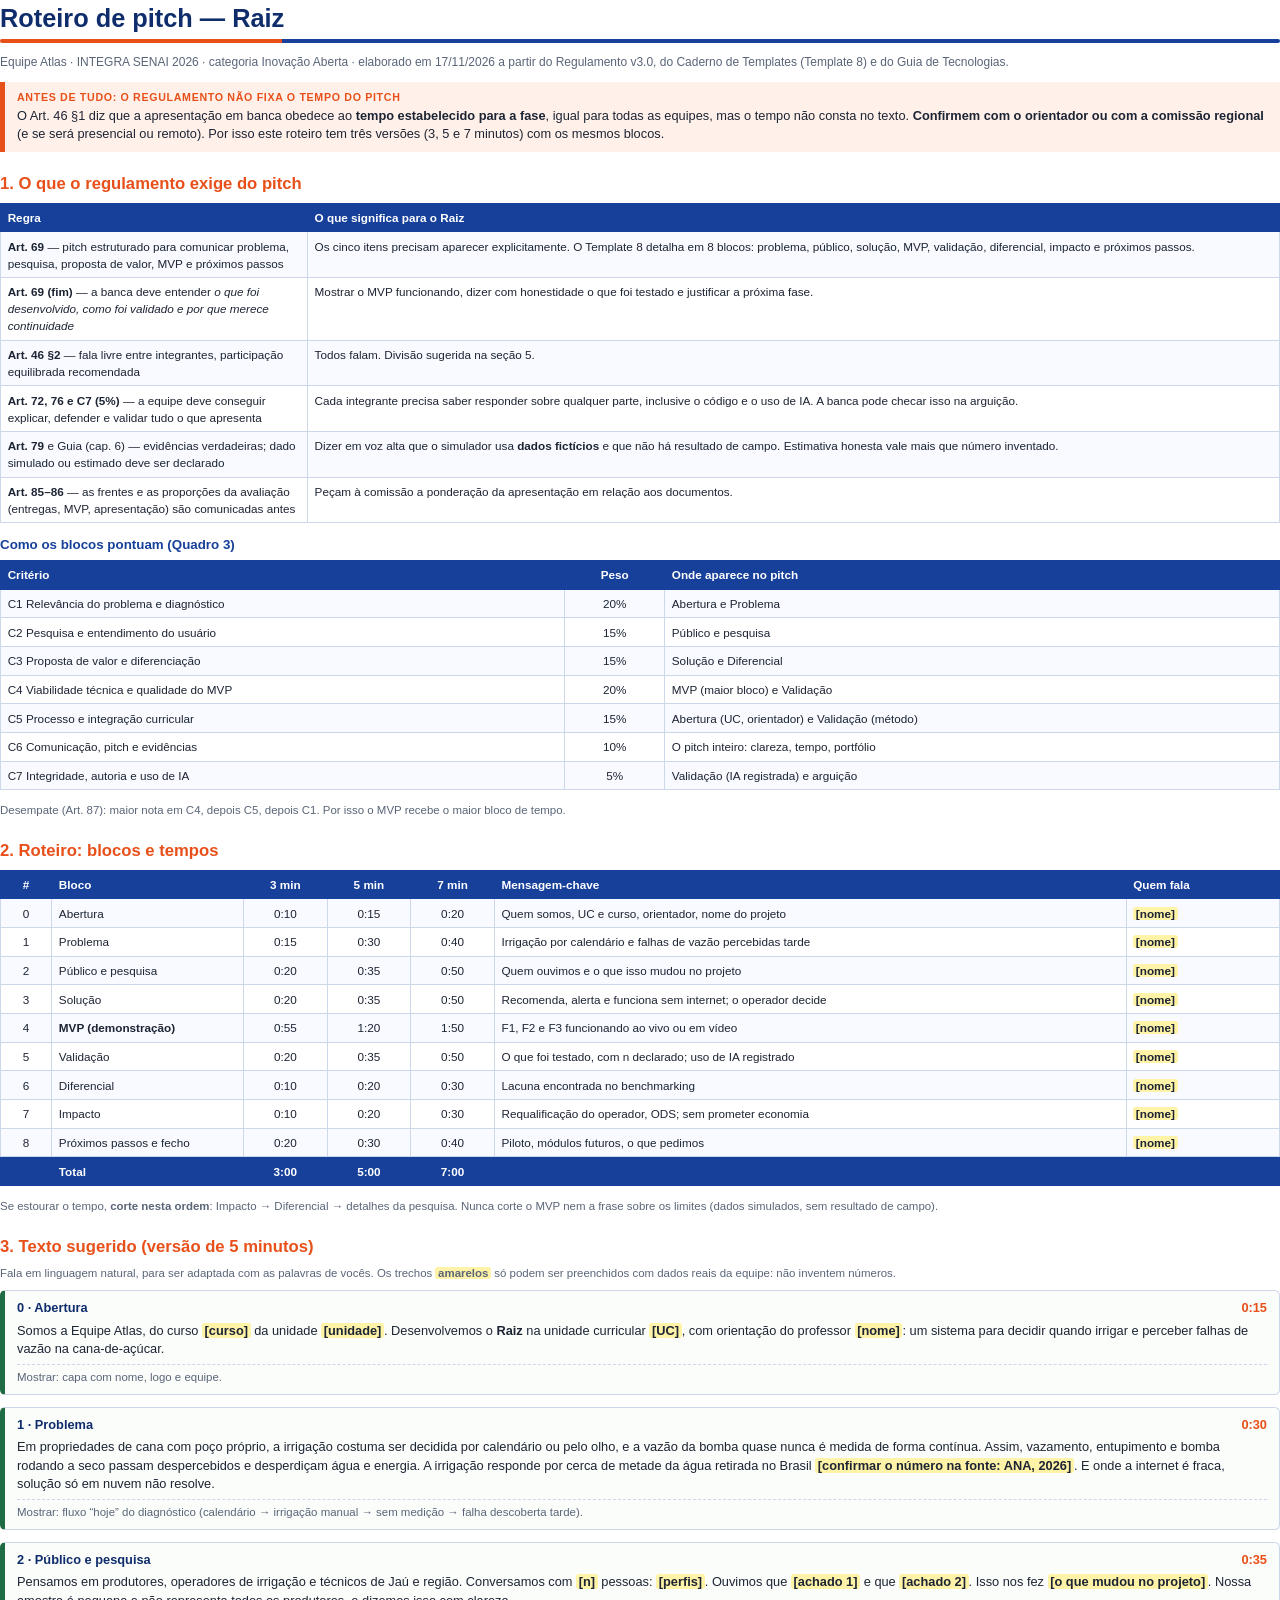
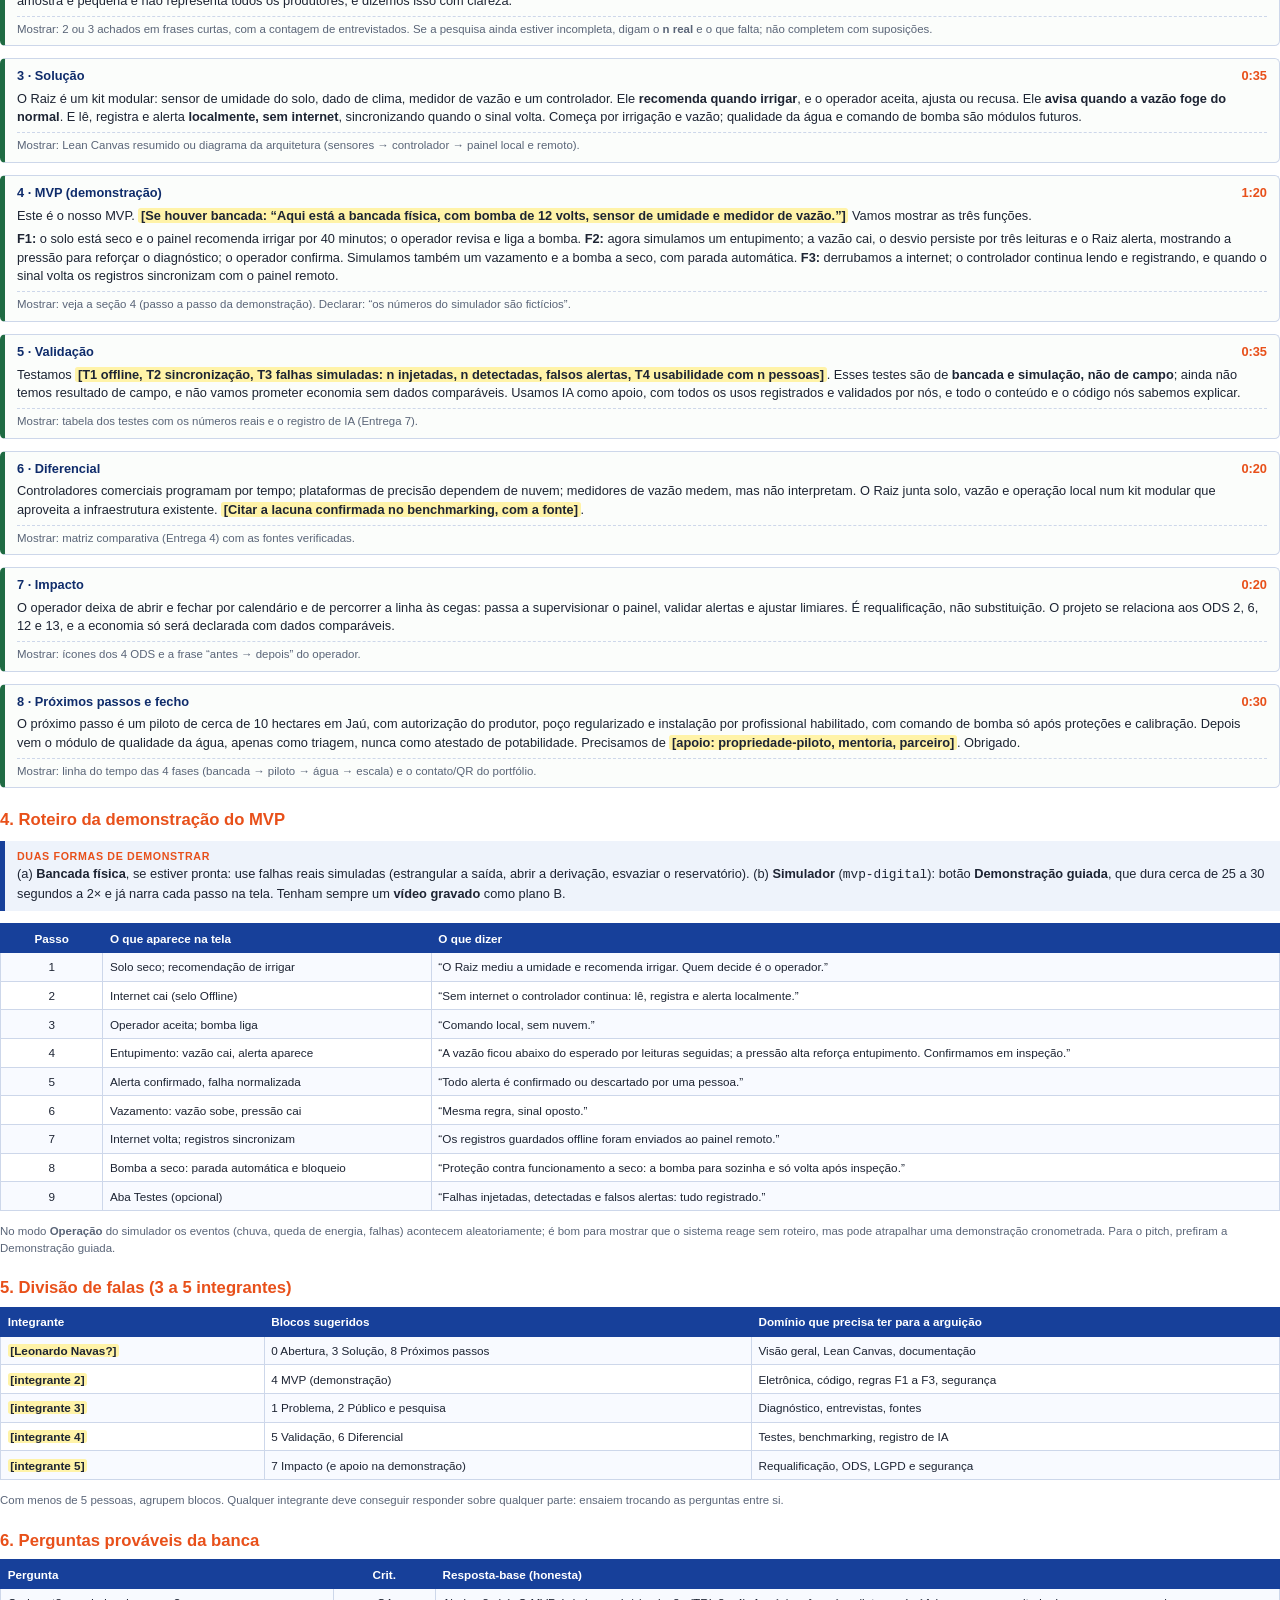
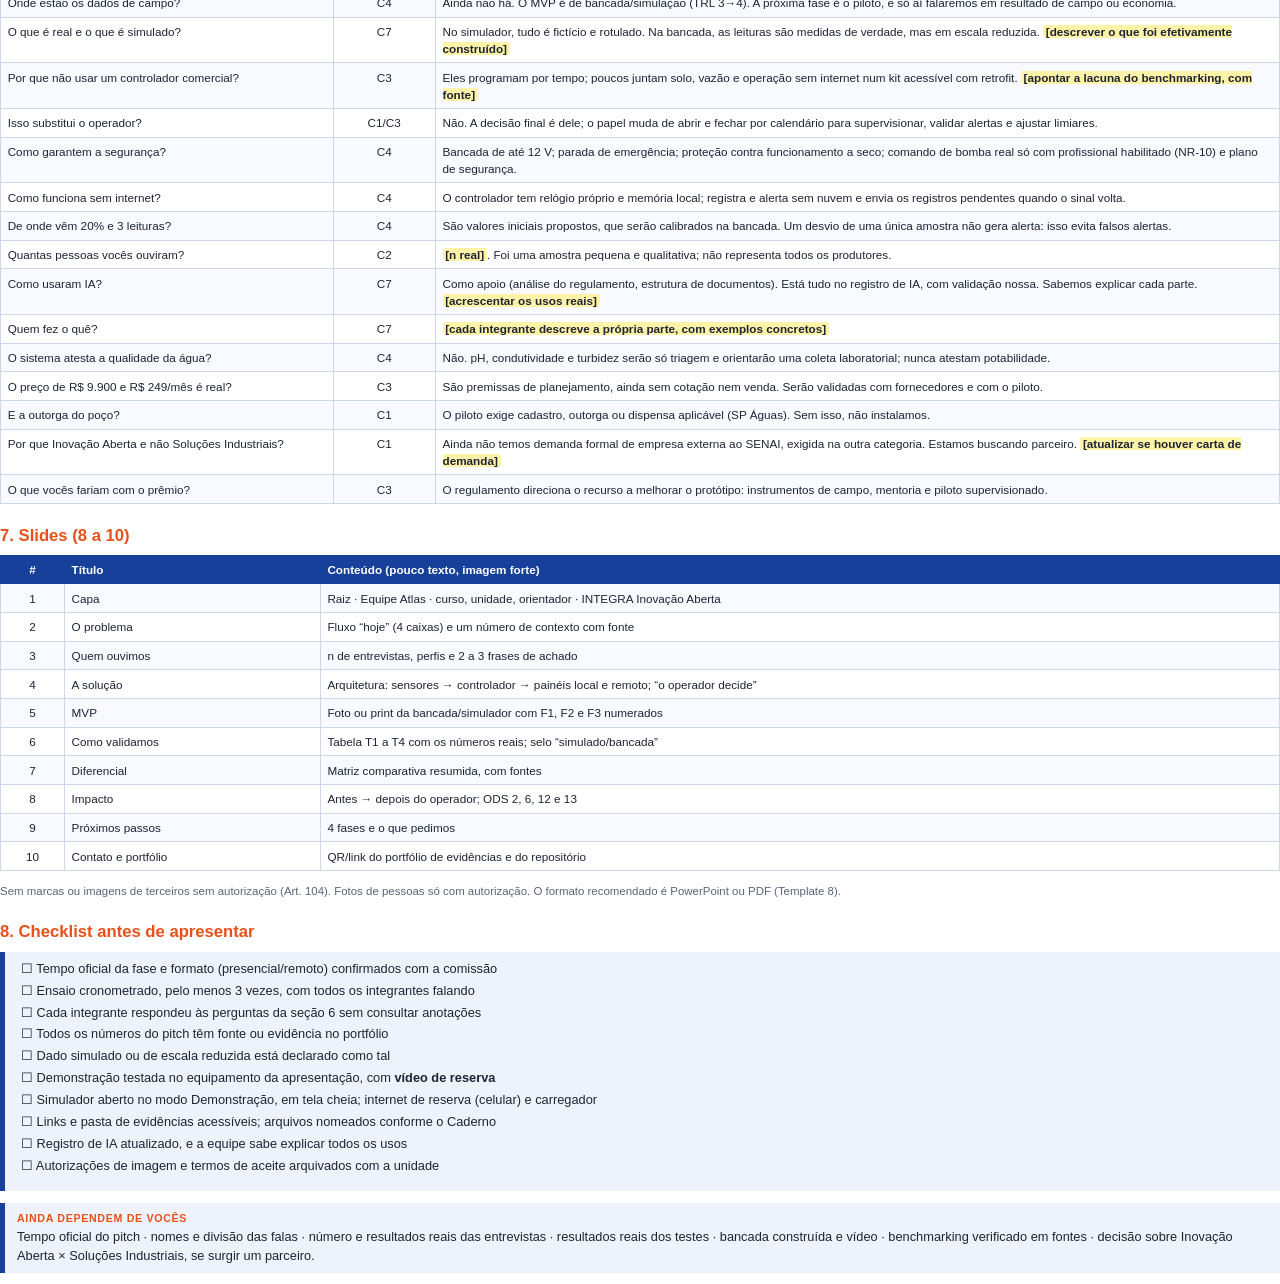
<file: documentos/fontes/roteiro_pitch.html>
<!doctype html>
<html lang="pt-BR">
<head>
<meta charset="utf-8">
<title>Raiz — Roteiro de pitch · INTEGRA SENAI 2026</title>
<style>
:root{--blue:#17409a;--navy:#0f2c6b;--orange:#e8501a;--soft:#eef3fb;--softo:#fff1ea;--line:#cdd7ea;--ink:#1d2433;--mut:#5a6578;--ph:#fff3a8;--green:#1f6b43}
@page{size:A4;margin:16mm 14mm 18mm 14mm;@bottom-center{content:"Raiz · Roteiro de pitch · INTEGRA SENAI 2026 — página " counter(page);font:8pt Helvetica,Arial,sans-serif;color:#7a8499}}
*{box-sizing:border-box}
body{font:9.6pt/1.45 Helvetica,Arial,sans-serif;color:var(--ink);margin:0}
h1{font-size:19pt;color:var(--navy);margin:0 0 2pt}
h2{font-size:12.5pt;color:var(--orange);margin:15pt 0 5pt;page-break-after:avoid}
h3{font-size:10pt;color:var(--blue);margin:9pt 0 3pt;page-break-after:avoid}
p{margin:0 0 6pt}ul,ol{margin:0 0 6pt 15pt;padding:0}li{margin-bottom:2.5pt}
.bar{height:3pt;background:linear-gradient(90deg,var(--orange) 0 22%,var(--blue) 22% 100%);margin:2pt 0 8pt;border-radius:2pt}
.sub{color:var(--mut);font-size:9pt;margin-bottom:8pt}
table{border-collapse:collapse;width:100%;margin:4pt 0 9pt;font-size:8.8pt}
tr{page-break-inside:avoid}
th{background:var(--blue);color:#fff;text-align:left;padding:4pt 5pt;border:1px solid var(--blue)}
td{padding:4pt 5pt;border:1px solid var(--line);vertical-align:top}
tr:nth-child(even) td{background:#f8faff}
td.c,th.c{text-align:center;white-space:nowrap}
.box{border-left:4pt solid var(--blue);background:var(--soft);padding:6pt 9pt;margin:6pt 0 9pt;page-break-inside:avoid}
.box.o{border-color:var(--orange);background:var(--softo)}
.box b.t{display:block;color:var(--orange);font-size:8pt;letter-spacing:.5pt;text-transform:uppercase;margin-bottom:1pt}
.ph{background:var(--ph);padding:0 2pt;border-radius:2pt;font-weight:600}
.pb{page-break-before:always}
.fala{border:1px solid var(--line);border-left:4pt solid var(--green);border-radius:4pt;padding:6pt 9pt;margin:5pt 0 9pt;background:#fbfdfb;page-break-inside:avoid}
.fala .h{display:flex;justify-content:space-between;font-weight:700;color:var(--navy);margin-bottom:3pt}
.fala .h span:last-child{color:var(--orange);font-variant-numeric:tabular-nums}
.fala p{margin:0 0 4pt;text-align:left}
.fala .show{font-size:8.6pt;color:var(--mut);border-top:1px dashed var(--line);padding-top:3pt;margin-top:4pt}
.chk li{list-style:none;margin-left:-12pt}
.small{font-size:8.6pt;color:var(--mut)}
</style>
</head>
<body>

<h1>Roteiro de pitch — Raiz</h1><div class="bar"></div>
<div class="sub">Equipe Atlas · INTEGRA SENAI 2026 · categoria Inovação Aberta · elaborado em 17/11/2026 a partir do Regulamento v3.0, do Caderno de Templates (Template 8) e do Guia de Tecnologias.</div>

<div class="box o"><b class="t">Antes de tudo: o regulamento não fixa o tempo do pitch</b>O Art. 46 §1 diz que a apresentação em banca obedece ao <b>tempo estabelecido para a fase</b>, igual para todas as equipes, mas o tempo não consta no texto. <b>Confirmem com o orientador ou com a comissão regional</b> (e se será presencial ou remoto). Por isso este roteiro tem três versões (3, 5 e 7 minutos) com os mesmos blocos.</div>

<h2>1. O que o regulamento exige do pitch</h2>
<table>
<tr><th style="width:24%">Regra</th><th>O que significa para o Raiz</th></tr>
<tr><td><b>Art. 69</b> — pitch estruturado para comunicar problema, pesquisa, proposta de valor, MVP e próximos passos</td><td>Os cinco itens precisam aparecer explicitamente. O Template 8 detalha em 8 blocos: problema, público, solução, MVP, validação, diferencial, impacto e próximos passos.</td></tr>
<tr><td><b>Art. 69 (fim)</b> — a banca deve entender <i>o que foi desenvolvido, como foi validado e por que merece continuidade</i></td><td>Mostrar o MVP funcionando, dizer com honestidade o que foi testado e justificar a próxima fase.</td></tr>
<tr><td><b>Art. 46 §2</b> — fala livre entre integrantes, participação equilibrada recomendada</td><td>Todos falam. Divisão sugerida na seção 5.</td></tr>
<tr><td><b>Art. 72, 76 e C7 (5%)</b> — a equipe deve conseguir explicar, defender e validar tudo o que apresenta</td><td>Cada integrante precisa saber responder sobre qualquer parte, inclusive o código e o uso de IA. A banca pode checar isso na arguição.</td></tr>
<tr><td><b>Art. 79</b> e Guia (cap. 6) — evidências verdadeiras; dado simulado ou estimado deve ser declarado</td><td>Dizer em voz alta que o simulador usa <b>dados fictícios</b> e que não há resultado de campo. Estimativa honesta vale mais que número inventado.</td></tr>
<tr><td><b>Art. 85–86</b> — as frentes e as proporções da avaliação (entregas, MVP, apresentação) são comunicadas antes</td><td>Peçam à comissão a ponderação da apresentação em relação aos documentos.</td></tr>
</table>
<h3>Como os blocos pontuam (Quadro 3)</h3>
<table>
<tr><th>Critério</th><th class="c">Peso</th><th>Onde aparece no pitch</th></tr>
<tr><td>C1 Relevância do problema e diagnóstico</td><td class="c">20%</td><td>Abertura e Problema</td></tr>
<tr><td>C2 Pesquisa e entendimento do usuário</td><td class="c">15%</td><td>Público e pesquisa</td></tr>
<tr><td>C3 Proposta de valor e diferenciação</td><td class="c">15%</td><td>Solução e Diferencial</td></tr>
<tr><td>C4 Viabilidade técnica e qualidade do MVP</td><td class="c">20%</td><td>MVP (maior bloco) e Validação</td></tr>
<tr><td>C5 Processo e integração curricular</td><td class="c">15%</td><td>Abertura (UC, orientador) e Validação (método)</td></tr>
<tr><td>C6 Comunicação, pitch e evidências</td><td class="c">10%</td><td>O pitch inteiro: clareza, tempo, portfólio</td></tr>
<tr><td>C7 Integridade, autoria e uso de IA</td><td class="c">5%</td><td>Validação (IA registrada) e arguição</td></tr>
</table>
<p class="small">Desempate (Art. 87): maior nota em C4, depois C5, depois C1. Por isso o MVP recebe o maior bloco de tempo.</p>

<h2>2. Roteiro: blocos e tempos</h2>
<table>
<tr><th style="width:4%" class="c">#</th><th style="width:15%">Bloco</th><th class="c">3 min</th><th class="c">5 min</th><th class="c">7 min</th><th>Mensagem-chave</th><th style="width:12%">Quem fala</th></tr>
<tr><td class="c">0</td><td>Abertura</td><td class="c">0:10</td><td class="c">0:15</td><td class="c">0:20</td><td>Quem somos, UC e curso, orientador, nome do projeto</td><td><span class="ph">[nome]</span></td></tr>
<tr><td class="c">1</td><td>Problema</td><td class="c">0:15</td><td class="c">0:30</td><td class="c">0:40</td><td>Irrigação por calendário e falhas de vazão percebidas tarde</td><td><span class="ph">[nome]</span></td></tr>
<tr><td class="c">2</td><td>Público e pesquisa</td><td class="c">0:20</td><td class="c">0:35</td><td class="c">0:50</td><td>Quem ouvimos e o que isso mudou no projeto</td><td><span class="ph">[nome]</span></td></tr>
<tr><td class="c">3</td><td>Solução</td><td class="c">0:20</td><td class="c">0:35</td><td class="c">0:50</td><td>Recomenda, alerta e funciona sem internet; o operador decide</td><td><span class="ph">[nome]</span></td></tr>
<tr><td class="c">4</td><td><b>MVP (demonstração)</b></td><td class="c">0:55</td><td class="c">1:20</td><td class="c">1:50</td><td>F1, F2 e F3 funcionando ao vivo ou em vídeo</td><td><span class="ph">[nome]</span></td></tr>
<tr><td class="c">5</td><td>Validação</td><td class="c">0:20</td><td class="c">0:35</td><td class="c">0:50</td><td>O que foi testado, com n declarado; uso de IA registrado</td><td><span class="ph">[nome]</span></td></tr>
<tr><td class="c">6</td><td>Diferencial</td><td class="c">0:10</td><td class="c">0:20</td><td class="c">0:30</td><td>Lacuna encontrada no benchmarking</td><td><span class="ph">[nome]</span></td></tr>
<tr><td class="c">7</td><td>Impacto</td><td class="c">0:10</td><td class="c">0:20</td><td class="c">0:30</td><td>Requalificação do operador, ODS; sem prometer economia</td><td><span class="ph">[nome]</span></td></tr>
<tr><td class="c">8</td><td>Próximos passos e fecho</td><td class="c">0:20</td><td class="c">0:30</td><td class="c">0:40</td><td>Piloto, módulos futuros, o que pedimos</td><td><span class="ph">[nome]</span></td></tr>
<tr><th></th><th>Total</th><th class="c">3:00</th><th class="c">5:00</th><th class="c">7:00</th><th colspan="2"></th></tr>
</table>
<p class="small">Se estourar o tempo, <b>corte nesta ordem</b>: Impacto → Diferencial → detalhes da pesquisa. Nunca corte o MVP nem a frase sobre os limites (dados simulados, sem resultado de campo).</p>

<h2>3. Texto sugerido (versão de 5 minutos)</h2>
<p class="small">Fala em linguagem natural, para ser adaptada com as palavras de vocês. Os trechos <span class="ph">amarelos</span> só podem ser preenchidos com dados reais da equipe: não inventem números.</p>

<div class="fala"><div class="h"><span>0 · Abertura</span><span>0:15</span></div>
<p>Somos a Equipe Atlas, do curso <span class="ph">[curso]</span> da unidade <span class="ph">[unidade]</span>. Desenvolvemos o <b>Raiz</b> na unidade curricular <span class="ph">[UC]</span>, com orientação do professor <span class="ph">[nome]</span>: um sistema para decidir quando irrigar e perceber falhas de vazão na cana-de-açúcar.</p>
<div class="show">Mostrar: capa com nome, logo e equipe.</div></div>

<div class="fala"><div class="h"><span>1 · Problema</span><span>0:30</span></div>
<p>Em propriedades de cana com poço próprio, a irrigação costuma ser decidida por calendário ou pelo olho, e a vazão da bomba quase nunca é medida de forma contínua. Assim, vazamento, entupimento e bomba rodando a seco passam despercebidos e desperdiçam água e energia. A irrigação responde por cerca de metade da água retirada no Brasil <span class="ph">[confirmar o número na fonte: ANA, 2026]</span>. E onde a internet é fraca, solução só em nuvem não resolve.</p>
<div class="show">Mostrar: fluxo “hoje” do diagnóstico (calendário → irrigação manual → sem medição → falha descoberta tarde).</div></div>

<div class="fala"><div class="h"><span>2 · Público e pesquisa</span><span>0:35</span></div>
<p>Pensamos em produtores, operadores de irrigação e técnicos de Jaú e região. Conversamos com <span class="ph">[n]</span> pessoas: <span class="ph">[perfis]</span>. Ouvimos que <span class="ph">[achado 1]</span> e que <span class="ph">[achado 2]</span>. Isso nos fez <span class="ph">[o que mudou no projeto]</span>. Nossa amostra é pequena e não representa todos os produtores, e dizemos isso com clareza.</p>
<div class="show">Mostrar: 2 ou 3 achados em frases curtas, com a contagem de entrevistados. Se a pesquisa ainda estiver incompleta, digam o <b>n real</b> e o que falta; não completem com suposições.</div></div>

<div class="fala"><div class="h"><span>3 · Solução</span><span>0:35</span></div>
<p>O Raiz é um kit modular: sensor de umidade do solo, dado de clima, medidor de vazão e um controlador. Ele <b>recomenda quando irrigar</b>, e o operador aceita, ajusta ou recusa. Ele <b>avisa quando a vazão foge do normal</b>. E lê, registra e alerta <b>localmente, sem internet</b>, sincronizando quando o sinal volta. Começa por irrigação e vazão; qualidade da água e comando de bomba são módulos futuros.</p>
<div class="show">Mostrar: Lean Canvas resumido ou diagrama da arquitetura (sensores → controlador → painel local e remoto).</div></div>

<div class="fala"><div class="h"><span>4 · MVP (demonstração)</span><span>1:20</span></div>
<p>Este é o nosso MVP. <span class="ph">[Se houver bancada: “Aqui está a bancada física, com bomba de 12 volts, sensor de umidade e medidor de vazão.”]</span> Vamos mostrar as três funções.</p>
<p><b>F1:</b> o solo está seco e o painel recomenda irrigar por 40 minutos; o operador revisa e liga a bomba. <b>F2:</b> agora simulamos um entupimento; a vazão cai, o desvio persiste por três leituras e o Raiz alerta, mostrando a pressão para reforçar o diagnóstico; o operador confirma. Simulamos também um vazamento e a bomba a seco, com parada automática. <b>F3:</b> derrubamos a internet; o controlador continua lendo e registrando, e quando o sinal volta os registros sincronizam com o painel remoto.</p>
<div class="show">Mostrar: veja a seção 4 (passo a passo da demonstração). Declarar: “os números do simulador são fictícios”.</div></div>

<div class="fala"><div class="h"><span>5 · Validação</span><span>0:35</span></div>
<p>Testamos <span class="ph">[T1 offline, T2 sincronização, T3 falhas simuladas: n injetadas, n detectadas, falsos alertas, T4 usabilidade com n pessoas]</span>. Esses testes são de <b>bancada e simulação, não de campo</b>; ainda não temos resultado de campo, e não vamos prometer economia sem dados comparáveis. Usamos IA como apoio, com todos os usos registrados e validados por nós, e todo o conteúdo e o código nós sabemos explicar.</p>
<div class="show">Mostrar: tabela dos testes com os números reais e o registro de IA (Entrega 7).</div></div>

<div class="fala"><div class="h"><span>6 · Diferencial</span><span>0:20</span></div>
<p>Controladores comerciais programam por tempo; plataformas de precisão dependem de nuvem; medidores de vazão medem, mas não interpretam. O Raiz junta solo, vazão e operação local num kit modular que aproveita a infraestrutura existente. <span class="ph">[Citar a lacuna confirmada no benchmarking, com a fonte]</span>.</p>
<div class="show">Mostrar: matriz comparativa (Entrega 4) com as fontes verificadas.</div></div>

<div class="fala"><div class="h"><span>7 · Impacto</span><span>0:20</span></div>
<p>O operador deixa de abrir e fechar por calendário e de percorrer a linha às cegas: passa a supervisionar o painel, validar alertas e ajustar limiares. É requalificação, não substituição. O projeto se relaciona aos ODS 2, 6, 12 e 13, e a economia só será declarada com dados comparáveis.</p>
<div class="show">Mostrar: ícones dos 4 ODS e a frase “antes → depois” do operador.</div></div>

<div class="fala"><div class="h"><span>8 · Próximos passos e fecho</span><span>0:30</span></div>
<p>O próximo passo é um piloto de cerca de 10 hectares em Jaú, com autorização do produtor, poço regularizado e instalação por profissional habilitado, com comando de bomba só após proteções e calibração. Depois vem o módulo de qualidade da água, apenas como triagem, nunca como atestado de potabilidade. Precisamos de <span class="ph">[apoio: propriedade-piloto, mentoria, parceiro]</span>. Obrigado.</p>
<div class="show">Mostrar: linha do tempo das 4 fases (bancada → piloto → água → escala) e o contato/QR do portfólio.</div></div>

<h2>4. Roteiro da demonstração do MVP</h2>
<div class="box"><b class="t">Duas formas de demonstrar</b>(a) <b>Bancada física</b>, se estiver pronta: use falhas reais simuladas (estrangular a saída, abrir a derivação, esvaziar o reservatório). (b) <b>Simulador</b> (<code>mvp-digital</code>): botão <b>Demonstração guiada</b>, que dura cerca de 25 a 30 segundos a 2× e já narra cada passo na tela. Tenham sempre um <b>vídeo gravado</b> como plano B.</div>
<table>
<tr><th style="width:8%" class="c">Passo</th><th>O que aparece na tela</th><th>O que dizer</th></tr>
<tr><td class="c">1</td><td>Solo seco; recomendação de irrigar</td><td>“O Raiz mediu a umidade e recomenda irrigar. Quem decide é o operador.”</td></tr>
<tr><td class="c">2</td><td>Internet cai (selo Offline)</td><td>“Sem internet o controlador continua: lê, registra e alerta localmente.”</td></tr>
<tr><td class="c">3</td><td>Operador aceita; bomba liga</td><td>“Comando local, sem nuvem.”</td></tr>
<tr><td class="c">4</td><td>Entupimento: vazão cai, alerta aparece</td><td>“A vazão ficou abaixo do esperado por leituras seguidas; a pressão alta reforça entupimento. Confirmamos em inspeção.”</td></tr>
<tr><td class="c">5</td><td>Alerta confirmado, falha normalizada</td><td>“Todo alerta é confirmado ou descartado por uma pessoa.”</td></tr>
<tr><td class="c">6</td><td>Vazamento: vazão sobe, pressão cai</td><td>“Mesma regra, sinal oposto.”</td></tr>
<tr><td class="c">7</td><td>Internet volta; registros sincronizam</td><td>“Os registros guardados offline foram enviados ao painel remoto.”</td></tr>
<tr><td class="c">8</td><td>Bomba a seco: parada automática e bloqueio</td><td>“Proteção contra funcionamento a seco: a bomba para sozinha e só volta após inspeção.”</td></tr>
<tr><td class="c">9</td><td>Aba Testes (opcional)</td><td>“Falhas injetadas, detectadas e falsos alertas: tudo registrado.”</td></tr>
</table>
<p class="small">No modo <b>Operação</b> do simulador os eventos (chuva, queda de energia, falhas) acontecem aleatoriamente; é bom para mostrar que o sistema reage sem roteiro, mas pode atrapalhar uma demonstração cronometrada. Para o pitch, prefiram a Demonstração guiada.</p>

<h2>5. Divisão de falas (3 a 5 integrantes)</h2>
<table>
<tr><th>Integrante</th><th>Blocos sugeridos</th><th>Domínio que precisa ter para a arguição</th></tr>
<tr><td><span class="ph">[Leonardo Navas?]</span></td><td>0 Abertura, 3 Solução, 8 Próximos passos</td><td>Visão geral, Lean Canvas, documentação</td></tr>
<tr><td><span class="ph">[integrante 2]</span></td><td>4 MVP (demonstração)</td><td>Eletrônica, código, regras F1 a F3, segurança</td></tr>
<tr><td><span class="ph">[integrante 3]</span></td><td>1 Problema, 2 Público e pesquisa</td><td>Diagnóstico, entrevistas, fontes</td></tr>
<tr><td><span class="ph">[integrante 4]</span></td><td>5 Validação, 6 Diferencial</td><td>Testes, benchmarking, registro de IA</td></tr>
<tr><td><span class="ph">[integrante 5]</span></td><td>7 Impacto (e apoio na demonstração)</td><td>Requalificação, ODS, LGPD e segurança</td></tr>
</table>
<p class="small">Com menos de 5 pessoas, agrupem blocos. Qualquer integrante deve conseguir responder sobre qualquer parte: ensaiem trocando as perguntas entre si.</p>

<h2 class="pb">6. Perguntas prováveis da banca</h2>
<table>
<tr><th style="width:26%">Pergunta</th><th style="width:8%" class="c">Crit.</th><th>Resposta-base (honesta)</th></tr>
<tr><td>Onde estão os dados de campo?</td><td class="c">C4</td><td>Ainda não há. O MVP é de bancada/simulação (TRL 3→4). A próxima fase é o piloto, e só aí falaremos em resultado de campo ou economia.</td></tr>
<tr><td>O que é real e o que é simulado?</td><td class="c">C7</td><td>No simulador, tudo é fictício e rotulado. Na bancada, as leituras são medidas de verdade, mas em escala reduzida. <span class="ph">[descrever o que foi efetivamente construído]</span></td></tr>
<tr><td>Por que não usar um controlador comercial?</td><td class="c">C3</td><td>Eles programam por tempo; poucos juntam solo, vazão e operação sem internet num kit acessível com retrofit. <span class="ph">[apontar a lacuna do benchmarking, com fonte]</span></td></tr>
<tr><td>Isso substitui o operador?</td><td class="c">C1/C3</td><td>Não. A decisão final é dele; o papel muda de abrir e fechar por calendário para supervisionar, validar alertas e ajustar limiares.</td></tr>
<tr><td>Como garantem a segurança?</td><td class="c">C4</td><td>Bancada de até 12 V; parada de emergência; proteção contra funcionamento a seco; comando de bomba real só com profissional habilitado (NR-10) e plano de segurança.</td></tr>
<tr><td>Como funciona sem internet?</td><td class="c">C4</td><td>O controlador tem relógio próprio e memória local; registra e alerta sem nuvem e envia os registros pendentes quando o sinal volta.</td></tr>
<tr><td>De onde vêm 20% e 3 leituras?</td><td class="c">C4</td><td>São valores iniciais propostos, que serão calibrados na bancada. Um desvio de uma única amostra não gera alerta: isso evita falsos alertas.</td></tr>
<tr><td>Quantas pessoas vocês ouviram?</td><td class="c">C2</td><td><span class="ph">[n real]</span>. Foi uma amostra pequena e qualitativa; não representa todos os produtores.</td></tr>
<tr><td>Como usaram IA?</td><td class="c">C7</td><td>Como apoio (análise do regulamento, estrutura de documentos). Está tudo no registro de IA, com validação nossa. Sabemos explicar cada parte. <span class="ph">[acrescentar os usos reais]</span></td></tr>
<tr><td>Quem fez o quê?</td><td class="c">C7</td><td><span class="ph">[cada integrante descreve a própria parte, com exemplos concretos]</span></td></tr>
<tr><td>O sistema atesta a qualidade da água?</td><td class="c">C4</td><td>Não. pH, condutividade e turbidez serão só triagem e orientarão uma coleta laboratorial; nunca atestam potabilidade.</td></tr>
<tr><td>O preço de R$ 9.900 e R$ 249/mês é real?</td><td class="c">C3</td><td>São premissas de planejamento, ainda sem cotação nem venda. Serão validadas com fornecedores e com o piloto.</td></tr>
<tr><td>E a outorga do poço?</td><td class="c">C1</td><td>O piloto exige cadastro, outorga ou dispensa aplicável (SP Águas). Sem isso, não instalamos.</td></tr>
<tr><td>Por que Inovação Aberta e não Soluções Industriais?</td><td class="c">C1</td><td>Ainda não temos demanda formal de empresa externa ao SENAI, exigida na outra categoria. Estamos buscando parceiro. <span class="ph">[atualizar se houver carta de demanda]</span></td></tr>
<tr><td>O que vocês fariam com o prêmio?</td><td class="c">C3</td><td>O regulamento direciona o recurso a melhorar o protótipo: instrumentos de campo, mentoria e piloto supervisionado.</td></tr>
</table>

<h2>7. Slides (8 a 10)</h2>
<table>
<tr><th style="width:5%" class="c">#</th><th style="width:20%">Título</th><th>Conteúdo (pouco texto, imagem forte)</th></tr>
<tr><td class="c">1</td><td>Capa</td><td>Raiz · Equipe Atlas · curso, unidade, orientador · INTEGRA Inovação Aberta</td></tr>
<tr><td class="c">2</td><td>O problema</td><td>Fluxo “hoje” (4 caixas) e um número de contexto com fonte</td></tr>
<tr><td class="c">3</td><td>Quem ouvimos</td><td>n de entrevistas, perfis e 2 a 3 frases de achado</td></tr>
<tr><td class="c">4</td><td>A solução</td><td>Arquitetura: sensores → controlador → painéis local e remoto; “o operador decide”</td></tr>
<tr><td class="c">5</td><td>MVP</td><td>Foto ou print da bancada/simulador com F1, F2 e F3 numerados</td></tr>
<tr><td class="c">6</td><td>Como validamos</td><td>Tabela T1 a T4 com os números reais; selo “simulado/bancada”</td></tr>
<tr><td class="c">7</td><td>Diferencial</td><td>Matriz comparativa resumida, com fontes</td></tr>
<tr><td class="c">8</td><td>Impacto</td><td>Antes → depois do operador; ODS 2, 6, 12 e 13</td></tr>
<tr><td class="c">9</td><td>Próximos passos</td><td>4 fases e o que pedimos</td></tr>
<tr><td class="c">10</td><td>Contato e portfólio</td><td>QR/link do portfólio de evidências e do repositório</td></tr>
</table>
<p class="small">Sem marcas ou imagens de terceiros sem autorização (Art. 104). Fotos de pessoas só com autorização. O formato recomendado é PowerPoint ou PDF (Template 8).</p>

<h2>8. Checklist antes de apresentar</h2>
<div class="box chk"><ul>
<li>☐ Tempo oficial da fase e formato (presencial/remoto) confirmados com a comissão</li>
<li>☐ Ensaio cronometrado, pelo menos 3 vezes, com todos os integrantes falando</li>
<li>☐ Cada integrante respondeu às perguntas da seção 6 sem consultar anotações</li>
<li>☐ Todos os números do pitch têm fonte ou evidência no portfólio</li>
<li>☐ Dado simulado ou de escala reduzida está declarado como tal</li>
<li>☐ Demonstração testada no equipamento da apresentação, com <b>vídeo de reserva</b></li>
<li>☐ Simulador aberto no modo Demonstração, em tela cheia; internet de reserva (celular) e carregador</li>
<li>☐ Links e pasta de evidências acessíveis; arquivos nomeados conforme o Caderno</li>
<li>☐ Registro de IA atualizado, e a equipe sabe explicar todos os usos</li>
<li>☐ Autorizações de imagem e termos de aceite arquivados com a unidade</li>
</ul></div>
<div class="box"><b class="t">Ainda dependem de vocês</b>Tempo oficial do pitch · nomes e divisão das falas · número e resultados reais das entrevistas · resultados reais dos testes · bancada construída e vídeo · benchmarking verificado em fontes · decisão sobre Inovação Aberta × Soluções Industriais, se surgir um parceiro.</div>
</body>
</html>
</file>
<file: mvp-digital/css/style.css>
:root{
  --g900:#12392a;--g700:#1f6b43;--g500:#3d9a63;--g100:#e4f3ea;--g50:#f1f8f3;
  --w600:#1b6fa8;--w100:#e3f0fa;--soil:#8a5a2b;--amber:#c98500;--amber100:#fff3d6;--red:#c0392b;--red100:#fde9e6;
  --bg:#f3f6f2;--card:#fff;--ink:#17261e;--mut:#5b6a62;--line:#d9e3dc;--r:12px;
  --sh:0 1px 2px rgba(18,57,42,.06),0 4px 14px rgba(18,57,42,.06);
  font-family:system-ui,-apple-system,"Segoe UI",Roboto,Helvetica,Arial,sans-serif
}
*{box-sizing:border-box}
[hidden]{display:none!important}
html{scroll-padding-top:120px}
body{margin:0;background:var(--bg);color:var(--ink);font-size:15px;line-height:1.45}
h1,h3{margin:0}
button{font:inherit;cursor:pointer}
.top{display:flex;align-items:center;gap:18px;flex-wrap:wrap;padding:12px 22px;color:#fff;
  background:var(--g900) url(../assets/bg-pattern.svg) right center/auto 100% no-repeat}
.brand{display:flex;align-items:center;gap:12px}
.brand h1{font-size:24px;letter-spacing:.3px}
.brand p{margin:0;font-size:12.5px;opacity:.8}
.tabs{display:flex;gap:4px;margin-left:10px;flex-wrap:wrap}
.tabs button{background:transparent;border:0;color:#cfe7d8;padding:8px 14px;border-radius:8px;font-weight:600}
.tabs button:hover{background:rgba(255,255,255,.1)}
.tabs button.on{background:#fff;color:var(--g900)}
.status{margin-left:auto;display:flex;align-items:center;gap:12px;flex-wrap:wrap}
.badge{font-size:11px;font-weight:800;letter-spacing:.8px;padding:4px 9px;border-radius:20px}
.badge.sim{background:var(--amber);color:#fff}
.net{display:flex;align-items:center;gap:6px;border:0;border-radius:20px;padding:6px 12px;font-weight:700;background:#fff;color:var(--w600)}
.net.off{background:var(--red);color:#fff}
.net.off img{filter:brightness(0) invert(1)}
.clock{font-variant-numeric:tabular-nums;font-weight:700;background:rgba(255,255,255,.14);padding:6px 12px;border-radius:8px}

.toolbar{position:sticky;top:0;z-index:20;display:flex;gap:18px;flex-wrap:wrap;align-items:center;padding:9px 22px;background:#fff;border-bottom:1px solid var(--line)}
.grp{display:flex;gap:7px;align-items:center;flex-wrap:wrap}
.lbl{font-size:11.5px;font-weight:800;text-transform:uppercase;letter-spacing:.6px;color:var(--mut)}
.btn{border:1px solid var(--g700);background:var(--g700);color:#fff;border-radius:8px;padding:8px 14px;font-weight:700}
.btn:hover{background:var(--g900)}
.btn.ghost{background:#fff;color:var(--g700)}
.btn.ghost:hover{background:var(--g100)}
.btn.accent{background:var(--w600);border-color:var(--w600)}
.btn.accent:hover{background:#14557f}
.btn.danger{background:var(--red);border-color:var(--red)}
.btn.danger:hover{background:#962d22}
.btn.sm{padding:5px 10px;font-size:13px}
.btn.f.on{background:var(--g100);border-color:var(--g500)}
.btn.f[data-fault].on[data-fault="clog"],.btn.f[data-fault].on[data-fault="leak"],.btn.f[data-fault].on[data-fault="dry"]{background:var(--red100);border-color:var(--red);color:var(--red)}
.btn:focus-visible,select:focus-visible,input:focus-visible,.hit:focus-visible{outline:3px solid var(--w600);outline-offset:2px}
.sel{display:flex;gap:6px;align-items:center;font-size:13px;color:var(--mut);font-weight:600}
select,input[type=number]{font:inherit;padding:5px 8px;border:1px solid var(--line);border-radius:8px;background:#fff}
.democap{position:sticky;top:55px;z-index:19;display:flex;gap:12px;justify-content:space-between;align-items:center;padding:9px 22px;background:var(--w100);border-bottom:1px solid #b9d7ee;color:#0f4a72;font-weight:600}
.alertbar{position:sticky;top:55px;z-index:18;display:flex;gap:12px;align-items:center;padding:10px 22px;background:var(--red100);border-bottom:2px solid var(--red);color:#7a1f15}
.alertbar .am{flex:1;display:flex;flex-direction:column}
.alertbar .aa{display:flex;gap:8px;flex-wrap:wrap}
.alertbar.warn{background:var(--amber100);border-color:var(--amber);color:#6b4600}
.democap:not([hidden])~.alertbar{top:98px}

main{max-width:1240px;margin:0 auto;padding:18px 22px 30px}
.view{display:none}.view.on{display:block}
.card{background:var(--card);border:1px solid var(--line);border-radius:var(--r);box-shadow:var(--sh);padding:16px 18px;margin-bottom:16px}
.card>header{display:flex;align-items:center;gap:10px;margin-bottom:10px;flex-wrap:wrap}
.card h3{font-size:16px;color:var(--g900)}
.card header .chip,.card header .rt{margin-left:auto}
.tag{font-size:11px;font-weight:700;background:var(--g100);color:var(--g700);padding:2px 8px;border-radius:10px;margin-left:6px;vertical-align:middle}
.sub{color:var(--mut);font-size:13px;margin:6px 0 0}
.metrics{display:grid;grid-template-columns:repeat(auto-fit,minmax(250px,1fr));gap:16px;margin-bottom:0}
.m .val{font-size:38px;font-weight:800;color:var(--g900);font-variant-numeric:tabular-nums;line-height:1.1;margin:6px 0}
.m .val small{font-size:15px;font-weight:600;color:var(--mut);margin-left:4px}
.m .val .sep{display:inline-block;width:14px}
.chip{font-size:12px;font-weight:700;padding:3px 10px;border-radius:20px;background:#eee;color:#444}
.chip.ok{background:var(--g100);color:var(--g700)}.chip.warn{background:var(--amber100);color:#8a5d00}.chip.bad{background:var(--red100);color:var(--red)}.chip.info{background:var(--w100);color:var(--w600)}
.bar{position:relative;height:12px;border-radius:8px;background:#e8eee9;overflow:visible;margin:8px 0 4px}
.bar i{position:absolute;inset:0 auto 0 0;border-radius:8px;background:linear-gradient(90deg,var(--soil),var(--g500));transition:width .3s}
.bar u{position:absolute;top:-4px;width:3px;height:20px;background:var(--red);border-radius:2px;text-decoration:none}
.bar u.t{background:var(--g700)}
.rng{display:flex;justify-content:space-between;align-items:center;gap:10px;font-size:12.5px;color:var(--mut);font-weight:600;margin-top:6px}
.rng input{flex:1;max-width:140px}
.two{display:grid;grid-template-columns:repeat(auto-fit,minmax(380px,1fr));gap:16px;margin-top:0}
.two>.card{margin-top:0}
.metrics+.two{margin-top:16px}
.two+.two{margin-top:0}
.pump{display:grid;gap:12px}
.pump .timer span{font-size:34px;font-weight:800;color:var(--g900);font-variant-numeric:tabular-nums}
.pump .timer small{display:block;color:var(--mut);font-size:13px}
.ctl{display:flex;gap:10px;align-items:center;flex-wrap:wrap}
.ctl label{font-size:13px;color:var(--mut);font-weight:600}
.ctl input{width:70px}
.lock{display:flex;gap:10px;align-items:center;justify-content:space-between;background:var(--red100);color:var(--red);padding:8px 12px;border-radius:8px;font-weight:700;flex-wrap:wrap}
.rec{border-radius:10px;padding:12px 14px;display:grid;gap:10px}
.rec.go{background:var(--w100)}.rec.wait{background:var(--amber100)}.rec.ok{background:var(--g50)}
.rec b.big{font-size:20px;color:var(--g900)}
.rec .acts{display:flex;gap:8px;flex-wrap:wrap;align-items:center}
.rec .acts input{width:72px}
.rec .why{font-size:13px;color:var(--mut)}
.ch{width:100%;height:190px;display:block}
.lg{font-size:12px;color:var(--mut);margin:6px 0 0;display:flex;gap:6px 14px;flex-wrap:wrap;align-items:center}
.lg i{display:inline-block;width:18px;height:0;border-top:3px solid;margin-right:4px;vertical-align:middle}
.lg .l1{border-color:var(--g700)}.lg .l1.b{border-color:var(--w600)}.lg .l2{border-color:var(--red);border-top-style:dashed}.lg .l3{border-color:var(--g500);border-top-style:dashed}
.lg .l4{border-color:rgba(27,111,168,.35);border-top-width:8px}.lg .l5{border-color:rgba(61,154,99,.35);border-top-width:8px}
.lcd{margin:0;background:#0f1f17;color:#9ff0b8;font:14px/1.7 ui-monospace,Menlo,Consolas,monospace;padding:14px;border-radius:10px;min-height:150px;white-space:pre-wrap;border:3px solid #263d31}
.lcd .w{color:#ffd47a}.lcd .e{color:#ff9b8f}
.rem{display:grid;gap:8px}
.rem .row{display:flex;justify-content:space-between;gap:10px;font-size:14px;border-bottom:1px dashed var(--line);padding-bottom:5px}
.rem .row b{font-variant-numeric:tabular-nums}
.rem.stale .row.d{opacity:.55}
.rem ul{margin:4px 0 0;padding-left:18px;font-size:13px;color:var(--mut)}
.note{padding:7px 10px;border-radius:8px;font-size:13px;font-weight:600}
.note.ok{background:var(--g100);color:var(--g700)}.note.bad{background:var(--red100);color:var(--red)}

#bench{width:100%;height:auto;background:linear-gradient(#f7fbff,#eef6ef);border-radius:10px;border:1px solid var(--line)}
#bench .pipe{fill:none;stroke:#9db3a6;stroke-width:12;stroke-linecap:round}
#bench .pipe.flowing{stroke:#74b6e3;stroke-dasharray:14 10;animation:flow .5s linear infinite}
#bench .pipe.bad{stroke:#e29a90}
@keyframes flow{to{stroke-dashoffset:-24}}
#bench .wire{fill:none;stroke:#7d8f85;stroke-width:2;stroke-dasharray:5 5}
#bench .wire.cloud.off{stroke:#c0392b}
#bench .lab{font-size:13px;fill:#33463c;font-weight:600}.lab.sm{font-size:11px;font-weight:500}
#bench .num{font-size:20px;font-weight:800;fill:#12392a}
#bench .hit{cursor:pointer}
#bench .hit:hover rect:first-of-type,#bench .hit:hover path{filter:drop-shadow(0 0 4px rgba(201,133,0,.8))}
#impeller{transform-origin:250px 320px}
#impeller.spin{animation:spin .6s linear infinite}
@keyframes spin{to{transform:rotate(360deg)}}
.drop{animation:drip .9s ease-in infinite}.d2{animation-delay:.3s}.d3{animation-delay:.6s}
@keyframes drip{0%{transform:translateY(0);opacity:1}100%{transform:translateY(46px);opacity:0}}

.tw{overflow:auto;max-height:560px;border:1px solid var(--line);border-radius:8px}
table{border-collapse:collapse;width:100%;font-size:13.5px}
th{position:sticky;top:0;background:var(--g900);color:#fff;text-align:left;padding:8px 10px}
td{padding:6px 10px;border-top:1px solid var(--line);vertical-align:top}
tbody tr:nth-child(even){background:#f8fbf8}
td.t{white-space:nowrap;font-variant-numeric:tabular-nums;color:var(--mut)}
.pill{font-size:11.5px;font-weight:700;border-radius:10px;padding:1px 8px;background:#eee}
.pill.alerta{background:var(--red100);color:var(--red)}.pill.comando{background:var(--w100);color:var(--w600)}.pill.leitura{background:var(--g100);color:var(--g700)}.pill.recomendação,.pill.decisão{background:var(--amber100);color:#8a5d00}.pill.conexão{background:#ece7fb;color:#51399d}.pill.teste{background:#f3e3f3;color:#80337f}
.rt{display:flex;gap:8px;align-items:center;flex-wrap:wrap}
.form{display:grid;gap:14px;margin-bottom:12px}
.form label{display:grid;grid-template-columns:1fr auto;gap:2px 10px;font-weight:600;font-size:14px}
.form output{font-variant-numeric:tabular-nums;color:var(--g700);font-weight:800}
.form input[type=range]{grid-column:1/-1}
hr{border:0;border-top:1px solid var(--line);margin:16px 0}
.kpis{display:grid;grid-template-columns:repeat(auto-fit,minmax(130px,1fr));gap:10px}
.kpis div{background:var(--g50);border:1px solid var(--line);border-radius:10px;padding:10px;text-align:center}
.kpis b{display:block;font-size:26px;color:var(--g900)}.kpis span{font-size:12px;color:var(--mut)}
.ck{list-style:none;margin:0;padding:0;display:grid;gap:10px}
.ck li{display:flex;gap:12px;align-items:flex-start}
.ck i{flex:none;width:22px;height:22px;border-radius:50%;border:2px solid var(--line);margin-top:2px;position:relative}
.ck li.done i{background:var(--g500);border-color:var(--g500)}
.ck li.done i:after{content:"✓";color:#fff;position:absolute;inset:0;display:grid;place-items:center;font-size:13px;font-weight:800}
.ck span{display:block;font-size:13px;color:var(--mut)}
.inl{display:inline-flex;gap:5px;align-items:center;margin-left:6px;font-weight:600}
.sumry{margin:0;white-space:pre-wrap;background:var(--g50);border:1px solid var(--line);border-radius:10px;padding:12px;font:13px/1.55 ui-monospace,Menlo,Consolas,monospace}
.prose h3{margin:14px 0 4px}.prose h3:first-child{margin-top:0}.prose p,.prose li{font-size:14.5px}
.foot{text-align:center;color:var(--mut);font-size:12.5px;padding:0 0 26px}
.toasts{position:fixed;right:16px;bottom:16px;display:grid;gap:8px;z-index:50}
.toast{background:var(--g900);color:#fff;padding:10px 14px;border-radius:10px;box-shadow:var(--sh);font-weight:600;max-width:340px;animation:in .25s ease}
.toast.warn{background:var(--amber)}.toast.bad{background:var(--red)}
@keyframes in{from{transform:translateY(10px);opacity:0}}
@media (max-width:720px){
  .top{padding:10px 14px}.toolbar,.democap,.alertbar{padding-left:14px;padding-right:14px}main{padding:14px}
  .two{grid-template-columns:1fr}.status{margin-left:0}
  .toolbar{position:static}.alertbar,.democap{position:static}
}
@media (prefers-reduced-motion:reduce){.pipe.flowing,#impeller.spin,.drop{animation:none!important}}
/* modo Operação */
.seg{display:inline-flex;border:1px solid var(--g700);border-radius:9px;overflow:hidden}
.seg button{border:0;background:#fff;color:var(--g700);padding:7px 13px;font-weight:700}
.seg button.on{background:var(--g700);color:#fff}
.prodonly{display:none}
body.prod .prodonly{display:block}
body.prod .grp.prodonly{display:flex}
body.prod .demoonly{display:none!important}
.seed{font-size:12.5px;color:var(--mut)}.seed b{font-variant-numeric:tabular-nums;color:var(--ink)}
.inl{display:inline-flex;gap:5px;align-items:center;font-size:13px;font-weight:600;color:var(--ink)}
.feed{list-style:none;margin:0;padding:0;display:grid;gap:4px;font-size:13.5px}
.feed li{padding:5px 9px;border-radius:7px;background:#e8f5f2;color:#0b4f45;border-left:3px solid #0b6b5c}
.feed .t{font-variant-numeric:tabular-nums;font-weight:700;margin-right:6px}
.pill.ambiente{background:#e6f4f1;color:#0b6b5c}
input:disabled{opacity:.45;cursor:not-allowed}
.net:disabled{opacity:.7;cursor:not-allowed}
body.prod .badge.sim:after{content:" · OPERAÇÃO"}
</file>
